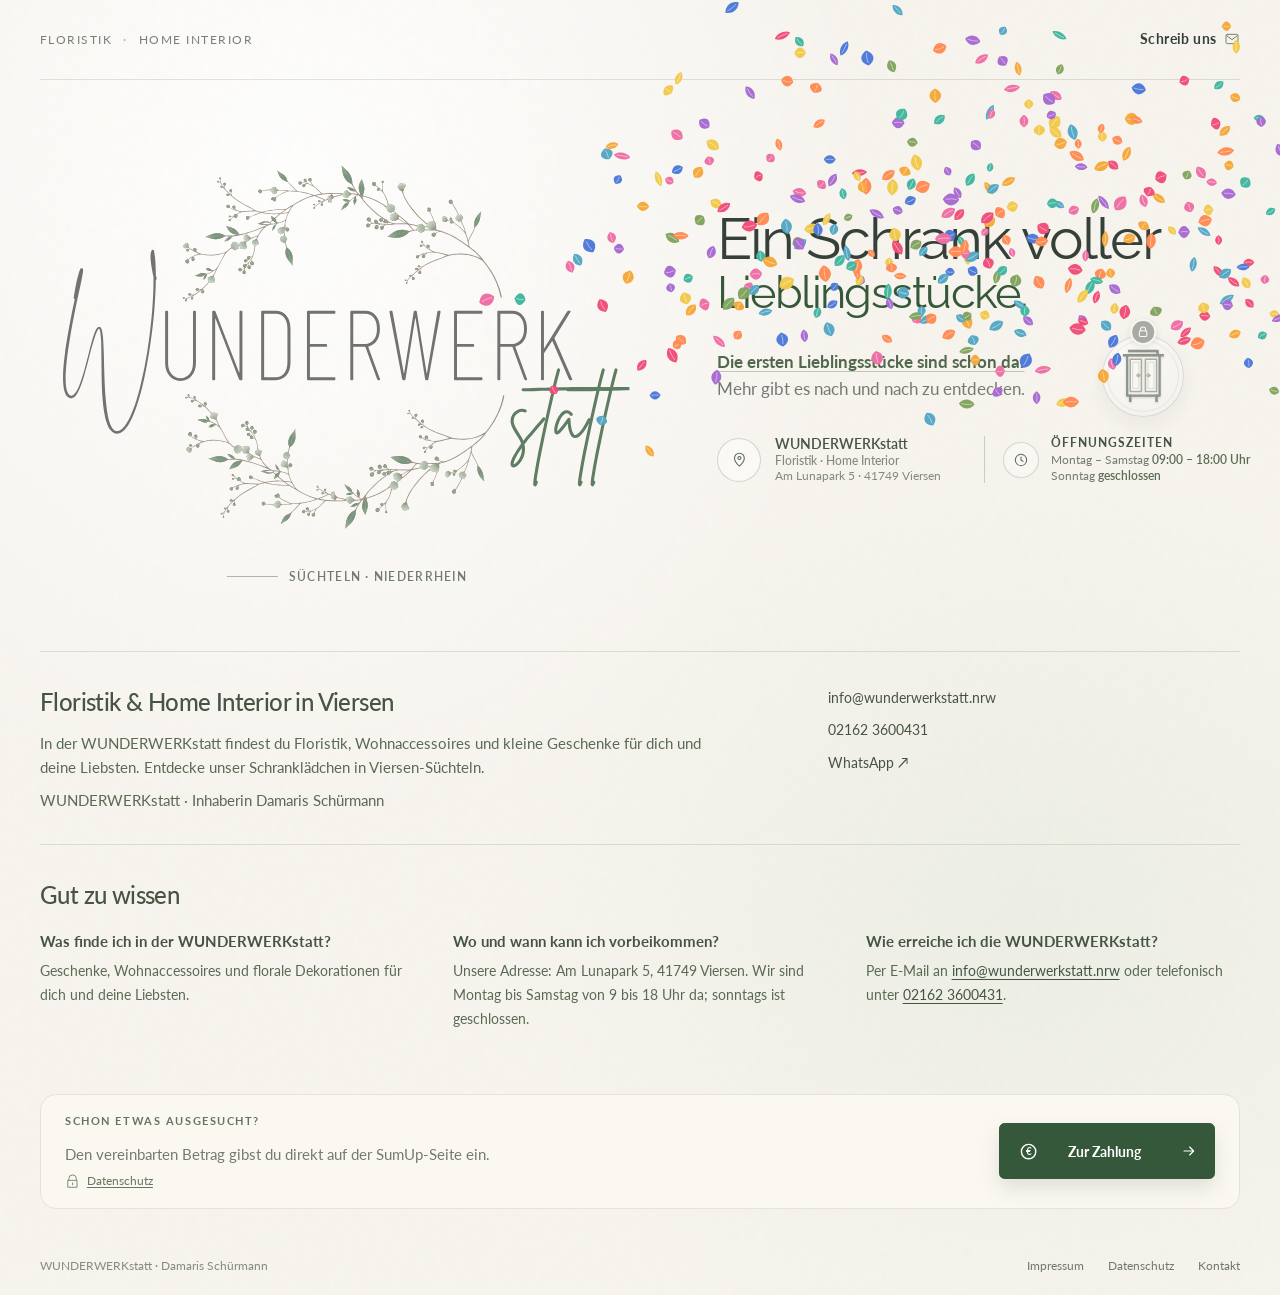
<file: index.html>
<!DOCTYPE html>
<html lang="de">
  <head>
    <meta charset="utf-8" />
    <meta name="viewport" content="width=device-width, initial-scale=1" />
    <meta name="google-site-verification" content="SNYUClm-ziZc_d0DhEzaJQ4_yMPrrwgR4QuChIz_45A" />
    <title>WUNDERWERKstatt in Viersen · Floristik &amp; Home Interior</title>
    <meta
      name="description"
      content="Entdecke Floristik, Wohnaccessoires und Geschenkideen bei WUNDERWERKstatt in Viersen-Süchteln. Besuche das Schranklädchen oder nimm Kontakt auf."
    />
    <meta name="theme-color" content="#faf8f3" />
    <link rel="icon" href="/assets/re-logo-quadratisch.svg" type="image/svg+xml" sizes="any">
    <link rel="apple-touch-icon" href="/assets/re-logo-profil-320.png">
    <meta property="og:type" content="website">
    <meta property="og:locale" content="de_DE">
    <meta property="og:site_name" content="WUNDERWERKstatt">
    <meta property="og:title" content="WUNDERWERKstatt in Viersen · Floristik &amp; Home Interior">
    <meta property="og:description" content="Floristik, Wohnaccessoires und Geschenkideen von WUNDERWERKstatt in Viersen-Süchteln.">
    <meta property="og:url" content="https://wunderwerkstatt.nrw/">
    <meta property="og:image" content="https://wunderwerkstatt.nrw/assets/re-logo-vorschau.jpg">
    <meta property="og:image:width" content="1080">
    <meta property="og:image:height" content="540">
    <meta property="og:image:alt" content="Logo der WUNDERWERKstatt">
    <meta name="twitter:card" content="summary_large_image">
    <meta name="twitter:image" content="https://wunderwerkstatt.nrw/assets/re-logo-vorschau.jpg">
    <link rel="canonical" href="https://wunderwerkstatt.nrw/" />
    <script type="application/ld+json">
    {
      "@context": "https://schema.org",
      "@type": "Florist",
      "@id": "https://wunderwerkstatt.nrw/#geschaeft",
      "name": "WUNDERWERKstatt",
      "url": "https://wunderwerkstatt.nrw/",
      "image": "https://wunderwerkstatt.nrw/assets/re-logo-vorschau.jpg",
      "description": "Floristik, Home Interior und Geschenkideen in Viersen-Süchteln.",
      "email": "info@wunderwerkstatt.nrw",
      "telephone": "+49 2162 3600431",
      "address": {
        "@type": "PostalAddress",
        "streetAddress": "Am Lunapark 5",
        "postalCode": "41749",
        "addressLocality": "Viersen",
        "addressCountry": "DE"
      },
      "openingHoursSpecification": {
        "@type": "OpeningHoursSpecification",
        "dayOfWeek": ["Monday", "Tuesday", "Wednesday", "Thursday", "Friday", "Saturday"],
        "opens": "09:00",
        "closes": "18:00"
      }
    }
    </script>
    <link rel="preconnect" href="https://fonts.googleapis.com" />
    <link rel="preconnect" href="https://fonts.gstatic.com" crossorigin />
    <link
      href="https://fonts.googleapis.com/css2?family=Raleway:wght@200;300;400;500;600;700&family=DM+Sans:wght@400;500;600;700&family=Lato:wght@100;400;600;700&display=swap"
      rel="stylesheet"
    />
    <link rel="stylesheet" href="styles.css?v=seo-20261123a" />
    <script>
      if (window.location.pathname.endsWith("/index.html")) {
        window.history.replaceState(null, "", "/");
      }
    </script>
    <script src="contact.js?v=feedback-qr-20261115" defer></script>
    <script src="hero-motion.js?v=mobile-touch-20261116a" defer></script>
  </head>
  <body class="brand-home">
    <div class="site-shell brand-home-shell">
      <header class="brand-home-header">
        <span class="brand-home-category">Floristik <span aria-hidden="true">·</span> Home Interior</span>
        <div class="brand-home-header-actions">
          <a class="brand-home-contact" href="mailto:info@wunderwerkstatt.nrw" data-contact-open>
            <strong>Schreib uns</strong>
            <svg aria-hidden="true" viewBox="0 0 24 24">
              <rect x="3" y="5" width="18" height="14" rx="2" />
              <path d="m4 7 8 6 8-6" />
            </svg>
          </a>

        </div>
      </header>

      <main class="brand-home-main">
        <section class="brand-home-hero" aria-labelledby="brand-home-title">
          <div class="brand-home-art">
            <div class="brand-home-mark">
              <a class="brand-home-logo" href="/" aria-label="WUNDERWERKstatt Startseite">
                <img
                  src="/assets/re-logo-original.svg"
                  alt="WUNDERWERKstatt"
                  width="803"
                  height="536"
                  fetchpriority="high"
                  decoding="async"
                />
              </a>
            </div>
            <span class="brand-home-art-note">Süchteln · Niederrhein</span>
          </div>

          <div class="brand-home-copy">
            <h1 id="brand-home-title">
              <span class="brand-home-title-primary">Ein Schrank voller</span>
              <span class="brand-home-title-secondary">Lieblingsstücke.</span>
            </h1>
            <div class="brand-home-whisper">
              <div class="brand-home-whisper-copy">
                <span
                  class="brand-home-launch-link brand-home-launch-link-locked"
                  aria-disabled="true"
                >
                  <span>Die ersten Lieblingsstücke sind schon da.</span>
                  <span class="brand-home-confetti" aria-hidden="true">
                    <i style="--dx:-7vw;--dy:-5vh;--turn:-38deg;--delay:0ms;--color:#71836a"></i>
                    <i style="--dx:8vw;--dy:-8vh;--turn:32deg;--delay:110ms;--color:#c9a88f"></i>
                    <i style="--dx:-13vw;--dy:6vh;--turn:58deg;--delay:220ms;--color:#aab79d"></i>
                    <i style="--dx:15vw;--dy:3vh;--turn:-45deg;--delay:330ms;--color:#c9b8ad"></i>
                    <i style="--dx:-19vw;--dy:-11vh;--turn:27deg;--delay:440ms;--color:#d0b776"></i>
                    <i style="--dx:21vw;--dy:-7vh;--turn:-52deg;--delay:80ms;--color:#839178"></i>
                    <i style="--dx:-27vw;--dy:10vh;--turn:41deg;--delay:190ms;--color:#71836a"></i>
                    <i style="--dx:29vw;--dy:8vh;--turn:-33deg;--delay:300ms;--color:#c9a88f"></i>
                    <i style="--dx:-34vw;--dy:-14vh;--turn:62deg;--delay:0ms;--color:#aab79d"></i>
                    <i style="--dx:36vw;--dy:-10vh;--turn:-66deg;--delay:110ms;--color:#c9b8ad"></i>
                    <i style="--dx:-11vw;--dy:15vh;--turn:-25deg;--delay:220ms;--color:#d0b776"></i>
                    <i style="--dx:12vw;--dy:18vh;--turn:48deg;--delay:330ms;--color:#839178"></i>
                    <i style="--dx:-23vw;--dy:4vh;--turn:-57deg;--delay:440ms;--color:#71836a"></i>
                    <i style="--dx:25vw;--dy:14vh;--turn:36deg;--delay:80ms;--color:#c9a88f"></i>
                    <i style="--dx:-31vw;--dy:-6vh;--turn:72deg;--delay:190ms;--color:#aab79d"></i>
                    <i style="--dx:33vw;--dy:12vh;--turn:-41deg;--delay:300ms;--color:#c9b8ad"></i>
                    <i style="--dx:-17vw;--dy:-18vh;--turn:29deg;--delay:0ms;--color:#d0b776"></i>
                    <i style="--dx:18vw;--dy:-16vh;--turn:-34deg;--delay:110ms;--color:#839178"></i>
                    <i style="--dx:-38vw;--dy:7vh;--turn:51deg;--delay:220ms;--color:#71836a"></i>
                    <i style="--dx:39vw;--dy:-3vh;--turn:-59deg;--delay:330ms;--color:#c9a88f"></i>
                    <i style="--dx:-5vw;--dy:20vh;--turn:-43deg;--delay:440ms;--color:#aab79d"></i>
                    <i style="--dx:6vw;--dy:-20vh;--turn:64deg;--delay:80ms;--color:#c9b8ad"></i>
                    <i style="--dx:-28vw;--dy:17vh;--turn:34deg;--delay:190ms;--color:#d0b776"></i>
                    <i style="--dx:30vw;--dy:-18vh;--turn:-28deg;--delay:300ms;--color:#839178"></i>
                    <i style="--dx:-42vw;--dy:-9vh;--turn:47deg;--delay:0ms;--color:#71836a"></i>
                    <i style="--dx:43vw;--dy:9vh;--turn:-49deg;--delay:110ms;--color:#c9a88f"></i>
                    <i style="--dx:-15vw;--dy:11vh;--turn:-68deg;--delay:220ms;--color:#aab79d"></i>
                    <i style="--dx:16vw;--dy:-12vh;--turn:55deg;--delay:330ms;--color:#c9b8ad"></i>
                    <i style="--dx:-36vw;--dy:18vh;--turn:-32deg;--delay:440ms;--color:#d0b776"></i>
                    <i style="--dx:37vw;--dy:-17vh;--turn:42deg;--delay:80ms;--color:#839178"></i>
                    <i style="--dx:-22vw;--dy:-3vh;--turn:63deg;--delay:190ms;--color:#71836a"></i>
                    <i style="--dx:23vw;--dy:5vh;--turn:-61deg;--delay:300ms;--color:#c9a88f"></i>
                  </span>
                </span>
                <span>Mehr gibt es nach und nach zu entdecken.</span>
              </div>
              <button
                class="brand-home-main-button brand-home-main-button-locked"
                type="button"
                disabled
                aria-disabled="true"
                aria-label="Schrankbereich – noch in Vorbereitung"
                title="Bereich noch in Vorbereitung"
              >
                <span class="brand-home-cabinet-lock" aria-hidden="true">
                  <svg viewBox="0 0 24 24">
                    <path d="M7.5 10V7.8a4.5 4.5 0 0 1 9 0V10" />
                    <rect x="5.5" y="10" width="13" height="10" rx="2" />
                  </svg>
                </span>
                <svg class="discovery-cabinet-icon" aria-hidden="true" viewBox="0 0 64 64">
                  <path class="cabinet-body" d="M16 12h32v40H16z" />
                  <path class="cabinet-crown" d="M13 12h38M18 8h28v4M19 52v5M45 52v5" />
                  <path class="cabinet-panel" d="M19 16h11v32H19zM34 16h11v32H34z" />
                  <path class="cabinet-panel-detail" d="M21.5 19h6v26h-6zM36.5 19h6v26h-6z" />
                  <circle class="cabinet-handle" cx="27" cy="32" r="1.6" />
                  <circle class="cabinet-handle" cx="37" cy="32" r="1.6" />
                </svg>
              </button>
            </div>
            <div class="brand-home-info">
              <a
                class="brand-home-location"
                href="https://www.google.com/maps/dir/?api=1&amp;destination=Am%20Lunapark%205%2C%2041749%20Viersen"
                target="_blank"
                rel="noopener noreferrer"
                aria-label="Route zur WUNDERWERKstatt in Google Maps öffnen"
              >
                <span class="brand-home-location-icon">
                  <svg aria-hidden="true" viewBox="0 0 24 24">
                    <path d="M19 10.2c0 5.2-7 11.3-7 11.3S5 15.4 5 10.2a7 7 0 1 1 14 0Z" />
                    <circle cx="12" cy="10" r="2.2" />
                  </svg>
                </span>
                <span class="brand-home-location-copy">
                  <strong>WUNDERWERKstatt</strong>
                  <span class="brand-home-location-subtitle">Floristik · Home Interior</span>
                  <span class="brand-home-location-address">Am Lunapark 5 · 41749 Viersen</span>
                </span>
              </a>

              <div class="brand-home-hours" aria-label="Öffnungszeiten">
                <span class="brand-home-hours-icon" aria-hidden="true">
                  <svg viewBox="0 0 24 24">
                    <circle cx="12" cy="12" r="8.5" />
                    <path d="M12 7.5V12l3.2 2" />
                  </svg>
                </span>
                <span class="brand-home-hours-copy">
                  <strong>Öffnungszeiten</strong>
                  <span>Montag – Samstag <b>09:00 – 18:00 Uhr</b></span>
                  <span>Sonntag <b>geschlossen</b></span>
                </span>
              </div>
            </div>


          </div>
        </section>

        <section class="brand-home-about" aria-labelledby="about-title">
          <div class="brand-home-about-copy">
            <h2 id="about-title">Floristik &amp; Home Interior in Viersen</h2>
            <p>In der WUNDERWERKstatt findest du Floristik, Wohnaccessoires und kleine Geschenke für dich und deine Liebsten. Entdecke unser Schranklädchen in Viersen-Süchteln.</p>
            <p>WUNDERWERKstatt · Inhaberin Damaris Schürmann</p>
          </div>
          <div class="brand-home-about-contact" aria-label="Kontaktmöglichkeiten">
            <a href="mailto:info@wunderwerkstatt.nrw">info@wunderwerkstatt.nrw</a>
            <a href="tel:+4921623600431">02162 3600431</a>
            <a href="https://wa.me/4921623600431" target="_blank" rel="noopener noreferrer">WhatsApp <span aria-hidden="true">↗</span><span class="visually-hidden"> (öffnet einen neuen Tab)</span></a>
          </div>
        </section>

        <section class="brand-home-questions" aria-labelledby="questions-title">
          <h2 id="questions-title">Gut zu wissen</h2>
          <div class="brand-home-questions-grid">
            <div>
              <h3>Was finde ich in der WUNDERWERKstatt?</h3>
              <p>Geschenke, Wohnaccessoires und florale Dekorationen für dich und deine Liebsten.</p>
            </div>
            <div>
              <h3>Wo und wann kann ich vorbeikommen?</h3>
              <p>Unsere Adresse: Am Lunapark 5, 41749 Viersen. Wir sind Montag bis Samstag von 9 bis 18 Uhr da; sonntags ist geschlossen.</p>
            </div>
            <div>
              <h3>Wie erreiche ich die WUNDERWERKstatt?</h3>
              <p>Per E-Mail an <a href="mailto:info@wunderwerkstatt.nrw">info@wunderwerkstatt.nrw</a> oder telefonisch unter <a href="tel:+4921623600431">02162 3600431</a>.</p>
            </div>
          </div>
        </section>

            <section class="brand-home-payment-band" aria-label="Zahlung">
          <div class="brand-payment-copy">
            <span class="brand-action-eyebrow">Schon etwas ausgesucht?</span>
            <p>Den vereinbarten Betrag gibst du direkt auf der SumUp-Seite ein.</p>
            <span class="brand-payment-privacy">
              <svg aria-hidden="true" viewBox="0 0 24 24">
                <path d="M6 10V7.5a6 6 0 0 1 12 0V10M5 10h14v11H5z" />
                <path d="M12 14v3" />
              </svg>
              <a href="datenschutz.html">Datenschutz</a>
            </span>
          </div>
          <a class="brand-payment-link" href="/pay/">
                <svg aria-hidden="true" viewBox="0 0 24 24">
                  <circle cx="12" cy="12" r="9" fill="none" stroke="currentColor" stroke-width="1.7" />
                  <text x="12" y="12" fill="currentColor" text-anchor="middle" dominant-baseline="central" font-family="Lato, sans-serif" font-size="12" font-weight="700">€</text>
                </svg>
                <span>Zur Zahlung</span>
                <svg class="brand-action-arrow" aria-hidden="true" viewBox="0 0 20 20">
                  <path d="M3.5 10h12M10.5 5l5 5-5 5" />
                </svg>
              </a>
            </section>


      </main>

      <footer class="brand-home-footer">
        <span>WUNDERWERKstatt <span aria-hidden="true">·</span> Damaris Schürmann</span>
        <nav aria-label="Rechtliche Informationen">
          <a href="impressum.html">Impressum</a>
          <a href="datenschutz.html">Datenschutz</a>
          <a href="mailto:info@wunderwerkstatt.nrw" data-contact-open>Kontakt</a>
        </nav>
      </footer>
    </div>
  </body>
</html>
</file>
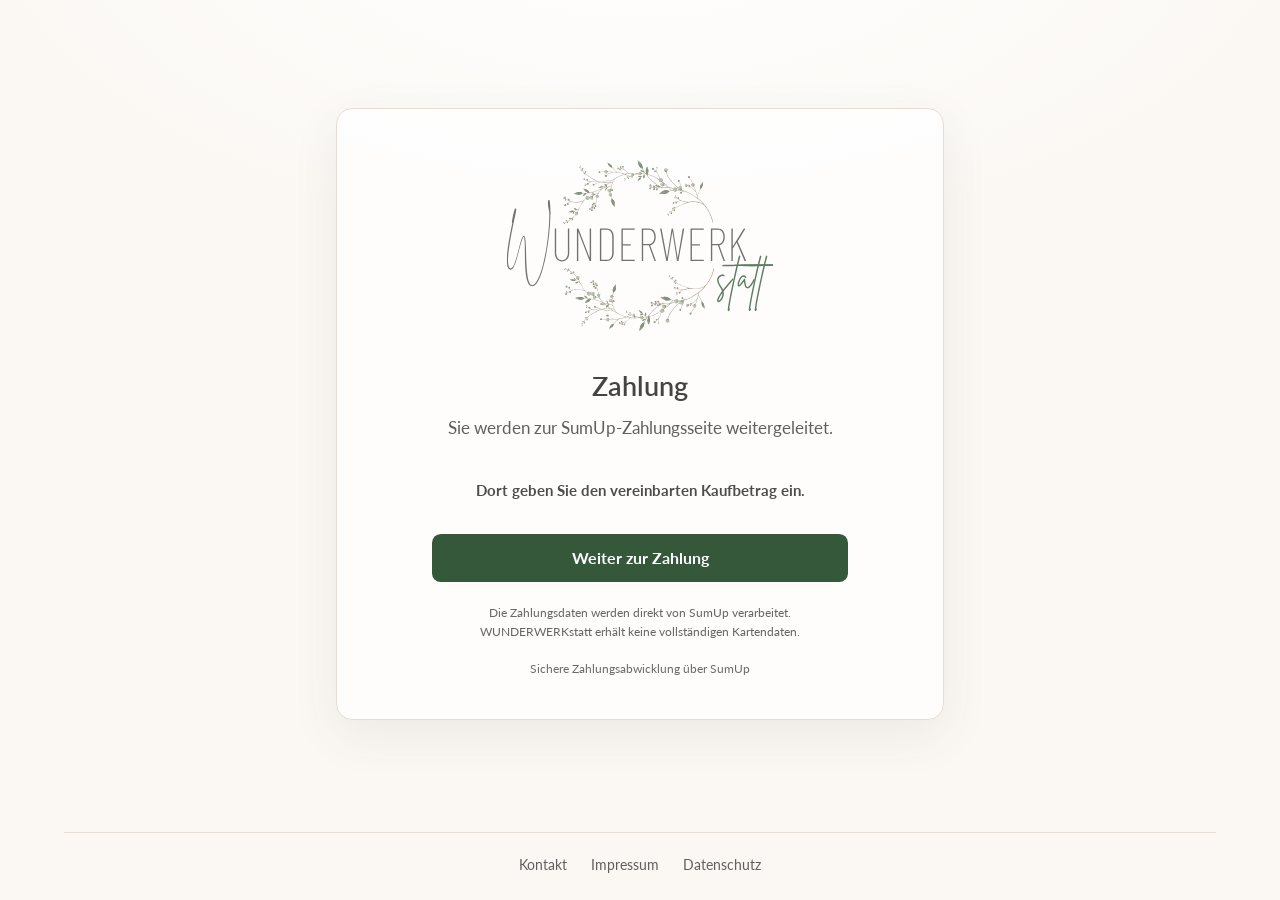
<file: pay/index.html>
<!DOCTYPE html>
<html lang="de">
  <head>
    <meta charset="utf-8" />
    <meta name="viewport" content="width=device-width, initial-scale=1" />
    <meta name="robots" content="noindex, nofollow" />
    <meta name="description" content="Bezahlen Sie Ihren vereinbarten Kaufbetrag sicher mit SumUp." />
    <link rel="canonical" href="https://wunderwerkstatt.nrw/pay/" />
    <link rel="icon" href="/assets/re-logo-quadratisch.svg" type="image/svg+xml" sizes="any">
    <link rel="apple-touch-icon" href="/assets/re-logo-profil-320.png">
    <meta property="og:image" content="https://wunderwerkstatt.nrw/assets/re-logo-vorschau.jpg">
    <meta property="og:image:width" content="1080">
    <meta property="og:image:height" content="540">
    <meta property="og:image:alt" content="Logo der WUNDERWERKstatt">
    <meta name="twitter:card" content="summary_large_image">
    <meta name="twitter:image" content="https://wunderwerkstatt.nrw/assets/re-logo-vorschau.jpg">
    <link rel="preconnect" href="https://fonts.googleapis.com" />
    <link rel="preconnect" href="https://fonts.gstatic.com" crossorigin />
    <link href="https://fonts.googleapis.com/css2?family=Lato:wght@100;400;600;700&display=swap" rel="stylesheet" />
    <link rel="stylesheet" href="../styles.css?v=re-logo-20261120" />
    <title>Zahlung · WUNDERWERKstatt</title>
    <style>
      .payment-main {
        width: min(46rem, calc(100% - 2rem));
        margin: 0 auto;
        flex: 1;
        display: grid;
        align-content: center;
        justify-items: center;
        padding: clamp(1rem, 4vh, 2.5rem) 0 2.5rem;
      }
      .payment-card {
        width: min(100%, 38rem);
        padding: clamp(1.25rem, 5vw, 2.5rem);
        border: 1px solid var(--line);
        border-radius: 1rem;
        background: rgba(255, 255, 255, 0.76);
        box-shadow: 0 1rem 3rem rgba(78, 67, 58, 0.08);
      }
      .payment-brand {
        display: block;
        width: min(18rem, 72vw);
        margin: 0 auto 1.5rem;
      }
      .payment-brand img {
        display: block;
        width: 100%;
        height: auto;
        mix-blend-mode: normal;
      }
      .payment-heading {
        margin: 0 0 0.55rem;
        text-align: center;
        font-size: clamp(1.35rem, 4vw, 1.7rem);
        font-weight: 600;
        color: #444;
      }
      .payment-intro {
        max-width: 32rem;
        margin: 0 auto 1.5rem;
        text-align: center;
        color: var(--muted);
        font-size: clamp(0.96rem, 2.2vw, 1.05rem);
      }
      .payment-form {
        display: grid;
        gap: 0.8rem;
        max-width: 26rem;
        margin: 0 auto;
      }
      .payment-label {
        font-size: 0.94rem;
        font-weight: 600;
        color: #4d4d4d;
        text-align: center;
      }
      .payment-amount-wrap {
        display: flex;
        align-items: center;
        border: 1px solid #c8d0bd;
        border-radius: 0.55rem;
        background: rgba(255,255,255,0.7);
        padding-inline: 0.85rem;
      }
      .payment-amount-wrap:focus-within {
        border-color: var(--sage);
        outline: 2px solid rgba(107,127,98,.16);
        outline-offset: 1px;
      }
      .payment-amount {
        width: 100%;
        min-height: 3.25rem;
        padding: 0.75rem 0;
        border: 0;
        outline: 0;
        background: transparent;
        color: var(--ink);
        font: inherit;
        font-size: 1.05rem;
      }
      .payment-currency {
        padding-left: 0.5rem;
        color: var(--muted);
      }
      .payment-submit {
        min-height: 3rem;
        margin-top: 0.25rem;
        padding: 0.75rem 1rem;
        border: 0;
        border-radius: 0.55rem;
        background: #35583a;
        color: #fff;
        font: inherit;
        font-weight: 700;
        cursor: pointer;
        transition: background-color 160ms ease, opacity 160ms ease;
      }
      .payment-submit {
        display: block;
        text-align: center;
        text-decoration: none;
      }
      .payment-submit:hover,
      .payment-submit:focus-visible {
        background: #29472e;
      }
      .payment-submit:focus-visible,
      .payment-back:focus-visible {
        outline: 3px solid rgba(107,127,98,.32);
        outline-offset: 2px;
      }
      .payment-submit:disabled {
        opacity: .65;
        cursor: wait;
      }
      .payment-status {
        min-height: 1.35em;
        margin: 0.3rem 0 0;
        color: var(--muted);
        text-align: center;
        font-size: 0.88rem;
      }
      .payment-status.is-error {
        color: #815c52;
      }
      .payment-status.is-success {
        color: #35583a;
        font-weight: 600;
      }
      .payment-summary {
        margin: 0 0 1rem;
        color: var(--muted);
        text-align: center;
      }
      .payment-widget {
        width: min(100%, 28rem);
        margin: 1.2rem auto 0;
      }
      .payment-widget[hidden],
      .payment-form[hidden],
      .payment-summary[hidden],
      .payment-back[hidden] {
        display: none;
      }
      .payment-back {
        display: block;
        margin: 1rem auto 0;
        padding: 0.35rem 0.5rem;
        border: 0;
        border-bottom: 1px solid var(--taupe);
        background: transparent;
        color: var(--muted);
        font: inherit;
        font-size: 0.88rem;
        cursor: pointer;
      }
      .payment-privacy {
        max-width: 32rem;
        margin: 1.4rem auto 0;
        color: #656565;
        text-align: center;
        font-size: 0.78rem;
      }
      .payment-footer {
        justify-content: center;
      }
      .payment-footer a {
        font-size: 0.86rem;
      }
      .payment-powered {
        margin: 1.15rem 0 0;
        color: #6a6a6a;
        text-align: center;
        font-size: 0.78rem;
      }
      @media (max-width: 640px) {
        .payment-main {
          width: min(100% - 1rem, 46rem);
          padding: 0.75rem 0 1.5rem;
        }
        .payment-card {
          padding: 1.2rem 1rem 1.35rem;
          border-radius: 0.8rem;
        }
        .payment-brand {
          width: min(15rem, 70vw);
          margin-bottom: 1rem;
        }
      }
    </style>
  </head>
  <body>
    <div class="site-shell">
      <main class="payment-main">
        <section class="payment-card" aria-labelledby="payment-heading">
          <a class="payment-brand" href="/" aria-label="Zur WUNDERWERKstatt-Startseite">
            <img src="/assets/re-logo-original.svg" alt="WUNDERWERKstatt" width="803" height="536" />
          </a>
          <h1 class="payment-heading" id="payment-heading">Zahlung</h1>
          <p class="payment-intro">Sie werden zur SumUp-Zahlungsseite weitergeleitet.</p>

          <div class="payment-form">
            <p class="payment-label"><strong>Dort geben Sie den vereinbarten Kaufbetrag ein.</strong></p>
            <a class="payment-submit" href="https://pay.sumup.com/b2c/Q4M63HLB">Weiter zur Zahlung</a>
          </div>

          <p class="payment-privacy">
            Die Zahlungsdaten werden direkt von SumUp verarbeitet.<br />
            WUNDERWERKstatt erhält keine vollständigen Kartendaten.
          </p>
          <p class="payment-powered">Sichere Zahlungsabwicklung über SumUp</p>
        </section>
      </main>

      <footer class="site-footer payment-footer">
        <a href="mailto:info@wunderwerkstatt.nrw">Kontakt</a>
        <a href="/impressum.html">Impressum</a>
        <a href="/datenschutz.html">Datenschutz</a>
      </footer>
    </div>

  </body>
</html>
</file>
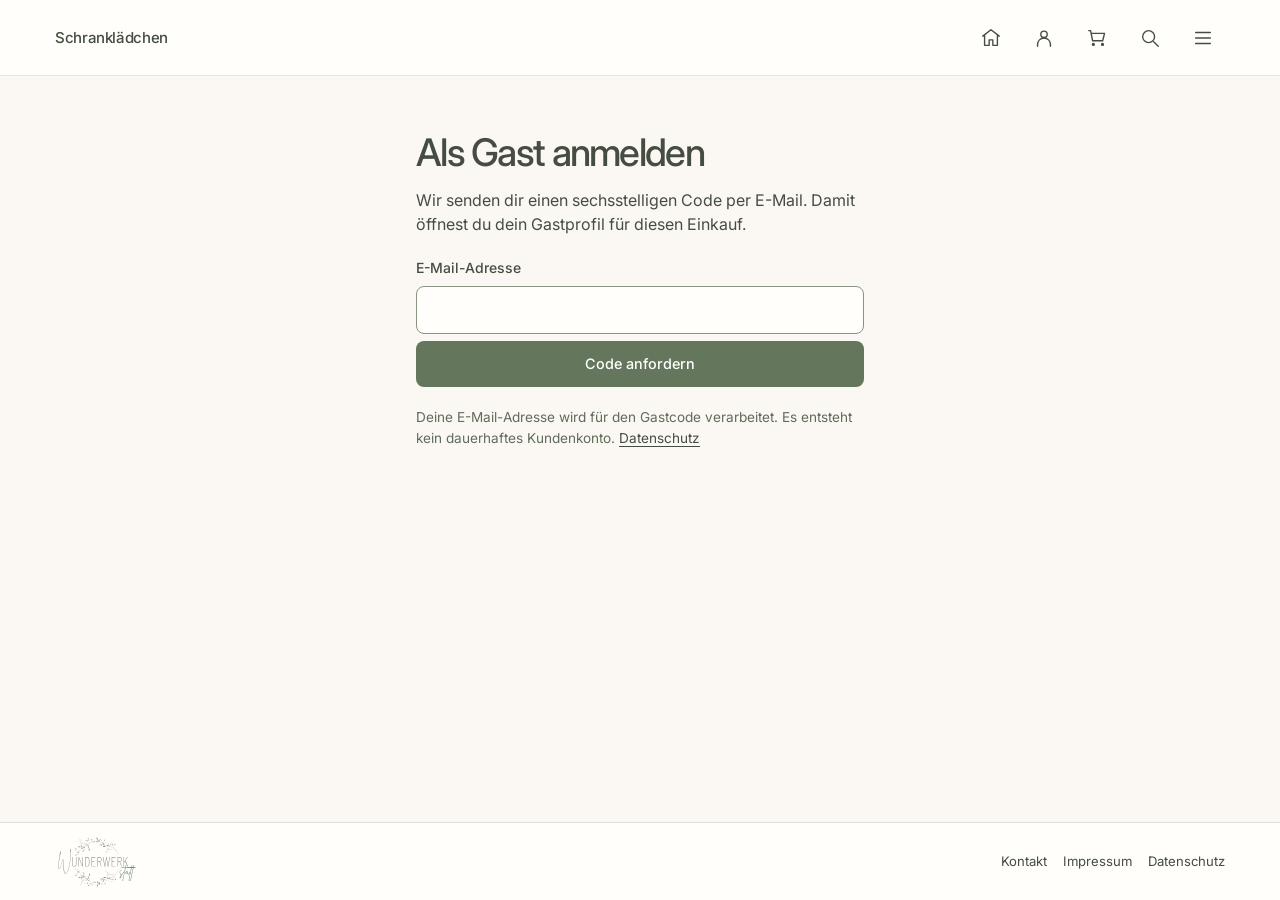
<file: konto/gast/index.html>
<!doctype html>
<html lang="de">
<head>
  <meta charset="utf-8">
  <meta name="viewport" content="width=device-width,initial-scale=1">
  <meta name="robots" content="noindex,nofollow,noarchive">
  <meta name="referrer" content="no-referrer">
  <meta http-equiv="Content-Security-Policy" content="default-src 'self'; connect-src https://lvereygccmzxdkdagwmu.supabase.co/functions/v1/gastzugang; script-src 'self'; style-src 'self'; img-src 'self'; object-src 'none'; base-uri 'none'; form-action 'none'">
  <title>Mein Gastprofil · WUNDERWERKstatt</title>
    <link rel="icon" href="/assets/re-logo-quadratisch.svg" type="image/svg+xml" sizes="any">
    <link rel="apple-touch-icon" href="/assets/re-logo-profil-320.png">
    <meta property="og:image" content="https://wunderwerkstatt.nrw/assets/re-logo-vorschau.jpg">
    <meta property="og:image:width" content="1080">
    <meta property="og:image:height" content="540">
    <meta property="og:image:alt" content="Logo der WUNDERWERKstatt">
    <meta name="twitter:card" content="summary_large_image">
    <meta name="twitter:image" content="https://wunderwerkstatt.nrw/assets/re-logo-vorschau.jpg">
  <meta name="theme-color" content="#fbf8f4">
  <link rel="stylesheet" href="../konto.css?v=schrank-1">
  <link rel="stylesheet" href="./gast.css?v=schrank-1">
  <script type="module" src="./zugang.js?v=schrank-1"></script>
  <script defer src="/konto/menu.js"></script>
</head>
<body>
  <header class="topbar">
  <a class="shop-home" href="https://wunderwerkstatt-entwurf-251026.matthiasschuermann.chatgpt.site/">Schranklädchen</a>
  <nav class="toolbar" aria-label="Hauptnavigation">
    <a class="tool home-tool" href="https://wunderwerkstatt-entwurf-251026.matthiasschuermann.chatgpt.site/" aria-label="Zum Schranklädchen" title="Zum Schranklädchen"><svg aria-hidden="true" focusable="false" width="22" height="22"><use href="/konto/icons/cabinet.svg#home"/></svg></a>
    <a class="tool profile-tool" href="/konto/" aria-label="Profil und Anmeldung" title="Profil und Anmeldung"><svg aria-hidden="true" focusable="false" width="22" height="22"><use href="/konto/icons/cabinet.svg#profile"/></svg></a>
    <a class="tool cart-tool" href="https://wunderwerkstatt-entwurf-251026.matthiasschuermann.chatgpt.site/#warenkorb" aria-label="Warenkorb im Schranklädchen" title="Warenkorb im Schranklädchen"><svg aria-hidden="true" focusable="false" width="22" height="22"><use href="/konto/icons/cabinet.svg#cart"/></svg></a>
    <span id="guest-links" hidden>
      <a class="tool cart-tool" href="#warenkorb" aria-label="Mein Gast-Warenkorb" title="Mein Gast-Warenkorb"><svg aria-hidden="true" width="22" height="22"><use href="/konto/icons/cabinet.svg#cart"/></svg><span id="header-count" hidden>0</span></a>
      <a class="tool search-tool" href="#produktsuche" aria-label="Produkte im Gastprofil suchen" title="Produkte im Gastprofil suchen"><svg aria-hidden="true" width="22" height="22"><use href="/konto/icons/cabinet.svg#search"/></svg></a>
    </span>
    <a class="tool search-tool" href="https://wunderwerkstatt-entwurf-251026.matthiasschuermann.chatgpt.site/#suche" aria-label="Produkte im Schranklädchen suchen" title="Produkte im Schranklädchen suchen"><svg aria-hidden="true" focusable="false" width="22" height="22"><use href="/konto/icons/cabinet.svg#search"/></svg></a>
    <details class="site-menu">
      <summary class="tool" aria-label="Menü" title="Menü"><svg aria-hidden="true" focusable="false" width="22" height="22"><use href="/konto/icons/cabinet.svg#menu"/></svg></summary>
      <div class="menu-links">
        <a href="/">Startseite der WUNDERWERKstatt</a>
        <a href="https://wunderwerkstatt-entwurf-251026.matthiasschuermann.chatgpt.site/">Schranklädchen</a>
        <a href="/konto/">Mein Konto</a>
        <a href="/konto/gast/" aria-current="page">Gastprofil</a>
        <a href="/impressum.html">Impressum</a>
        <a href="/datenschutz.html">Datenschutz</a>
      </div>
    </details>
  </nav>
</header>
  <main id="guest-gate" class="guest-gate">
    <h1>Als Gast anmelden</h1>
    <p id="gate-intro">Wir senden dir einen sechsstelligen Code per E-Mail. Damit öffnest du dein Gastprofil für diesen Einkauf.</p>
    <noscript>Bitte aktiviere JavaScript, um deinen Gastcode anzufordern.</noscript>
    <form id="mail-form" hidden>
      <label for="guest-email">E-Mail-Adresse</label>
      <input id="guest-email" type="email" autocomplete="email" maxlength="254" required>
      <button>Code anfordern</button>
    </form>
    <form id="code-form" hidden>
      <p>Gib den Code aus der E-Mail an <strong id="sent-to"></strong> ein. Er gilt zehn Minuten.</p>
      <label for="guest-code">Sechsstelliger Gastcode</label>
      <input id="guest-code" type="text" inputmode="numeric" autocomplete="one-time-code" pattern="[0-9]{6}" maxlength="6" required>
      <button>Gastprofil öffnen</button>
      <button type="button" class="secondary" id="resend">Neuen Code anfordern</button>
      <button type="button" class="text-button" id="change-email">E-Mail-Adresse ändern</button>
    </form>
    <button type="button" id="retry-session" hidden>Sitzung erneut prüfen</button>
    <p id="gate-status" role="status" aria-live="polite"></p>
    <p class="privacy">Deine E-Mail-Adresse wird für den Gastcode verarbeitet. Es entsteht kein dauerhaftes Kundenkonto. <a href="/datenschutz.html#gastprofil">Datenschutz</a></p>
  </main>
  <main id="guest-workspace" hidden>
    <header class="profile-intro"><h1>Mein Gastprofil</h1><button type="button" id="end" class="text-button">Gastsitzung beenden</button></header>
    <p class="privacy">Merklisten, Warenkorb und freiwillige Kontaktdaten bleiben in diesem Tab. Deine Sitzung endet nach 30 Minuten Inaktivität oder spätestens nach vier Stunden. Mit „Gastsitzung beenden“ löschst du deine Angaben sofort. <a href="/datenschutz.html#gastprofil">Datenschutz</a></p>
    <p id="storage-note" class="privacy" hidden>Dieser Browser erlaubt keinen Sitzungsspeicher. Deine Auswahl gilt nur bis zum Verlassen oder Neuladen dieser Seite.</p>
    <noscript>Bitte aktiviere JavaScript für dein Gastprofil.</noscript>
    <nav class="sections" aria-label="Gastprofil">
      <a href="#auswahl">Produktauswahl</a><a href="#favoriten">Favoriten <span id="fav-count">0</span></a>
      <a href="#kontakt">Kontaktdaten</a><a href="#warenkorb">Warenkorb <span id="cart-count">0</span></a>
    </nav>
    <p id="feedback" class="feedback" role="status" aria-live="polite"></p>
    <section id="auswahl" aria-labelledby="pick-heading" hidden>
      <div class="section-head"><div><h2 id="pick-heading" tabindex="-1">Produkte entdecken</h2><p>Lege Lieblingsstücke für später zurück oder nimm sie direkt in den Warenkorb.</p></div>
      <div class="filters">
        <label for="produktsuche">Produkte suchen<input id="produktsuche" type="search" autocomplete="off"></label>
        <label>Kategorie<select id="category"><option value="">Alle Kategorien</option></select></label>
      </div></div>
      <div class="grid" id="catalog"></div>
    </section>
    <section id="favoriten" aria-labelledby="fav-heading" hidden>
      <h2 id="fav-heading" tabindex="-1">Meine Favoriten</h2>
      <div class="list-tools"><label>Aktive Merkliste<select id="list"></select></label>
        <form id="create-list"><label>Name der neuen Liste<input name="listName" maxlength="45" required autocomplete="off"></label><button class="secondary">Liste anlegen</button></form>
      </div>
      <p class="muted">Neue Favoriten landen in der aktiven Liste. Du kannst deine Auswahl jederzeit in den Warenkorb legen.</p>
      <div class="grid" id="favorites"></div>
    </section>
    <section id="kontakt" aria-labelledby="contact-heading" hidden>
      <h2 id="contact-heading" tabindex="-1">Meine Kontaktdaten</h2>
      <p>Für den Test kannst du Beispieldaten verwenden. Deine E-Mail-Adresse ist bestätigt. Weitere Angaben sind freiwillig.</p>
      <form id="contact-form" autocomplete="off">
        <label>Vorname<input name="first" maxlength="80"></label><label>Nachname<input name="last" maxlength="80"></label>
        <label>Bestätigte E-Mail-Adresse<input id="confirmed-email" type="email" readonly></label><label>Telefon<input name="phone" type="tel" maxlength="40"></label>
        <label class="wide">Straße und Hausnummer<input name="street" maxlength="150"></label>
        <label>Postleitzahl<input name="zip" maxlength="16"></label><label>Ort<input name="city" maxlength="100"></label>
        <div class="actions wide"><button type="submit">Für diese Sitzung übernehmen</button><button type="button" class="secondary" id="clear-contact">Angaben löschen</button></div>
      </form>
    </section>
    <section id="warenkorb" aria-labelledby="cart-heading" hidden>
      <h2 id="cart-heading" tabindex="-1">Mein Warenkorb</h2><div id="cart-items"></div>
      <div id="cart-next" hidden><p>Für diese Demoartikel sind noch keine Verkaufspreise hinterlegt.</p><a class="primary-link" href="#kasse">Zur Kasse</a></div>
    </section>
    <section id="kasse" aria-labelledby="checkout-heading" hidden>
      <h2 id="checkout-heading" tabindex="-1">Auswahl prüfen</h2>
      <div class="checkout-layout"><div><h3>Dein Warenkorb</h3><ul id="review-items"></ul>
        <a href="#warenkorb">Warenkorb bearbeiten</a><h3>Deine Kontaktdaten</h3><p id="review-contact"></p><a href="#kontakt">Kontaktdaten bearbeiten</a></div>
        <div class="checkout-note"><h3>Testabschluss</h3><p>Die ausgewählten Stücke sind Demoartikel. Der Test löst weder eine Bestellung noch eine Abbuchung aus und löscht anschließend deine Gastdaten.</p><button type="button" id="finish">Testkauf abschließen</button></div></div>
      <details class="payment-option"><summary>Bereits einen Kaufbetrag vereinbart?</summary><p>Für einen separat vereinbarten Kauf gibst du den Betrag bei SumUp ein. Der Demo-Warenkorb und deine Gastkontaktdaten werden dabei nicht übertragen. SumUp verarbeitet die Zahlungsdaten nach seinen eigenen Datenschutzbestimmungen.</p><a href="/pay/" rel="noreferrer">Vereinbarten Betrag bezahlen</a></details>
    </section>
    <dialog id="end-dialog" aria-labelledby="end-heading"><h2 id="end-heading">Gastsitzung beenden?</h2>
      <p>Damit löschst du deine Merklisten, deinen Warenkorb und deine Kontaktdaten aus dieser Sitzung.</p>
      <div class="actions"><button type="button" id="confirm-end">Beenden und löschen</button><button type="button" class="secondary" id="cancel-end" autofocus>Zurück</button></div></dialog>
  </main>
    <main id="abschluss" aria-labelledby="done-heading" hidden>
      <h2 id="done-heading" tabindex="-1">Testkauf abgeschlossen</h2>
      <p>Deine Gastdaten wurden gelöscht. Es wurde nichts bestellt oder abgebucht.</p>
      <a class="primary-link" href="./">Neue Auswahl beginnen</a> <a href="../">Zur Anmeldung</a>
    </main>
  <footer class="site-footer"><a class="footer-brand" href="https://wunderwerkstatt-entwurf-251026.matthiasschuermann.chatgpt.site/" aria-label="Zum Schranklädchen"><img src="/assets/re-logo-original.svg" width="96" height="64" alt="WUNDERWERKstatt"></a><nav aria-label="Kontakt und Rechtliches"><a href="mailto:info@wunderwerkstatt.nrw">Kontakt</a><a href="/impressum.html">Impressum</a><a href="/datenschutz.html">Datenschutz</a></nav></footer>
</body></html>
</file>
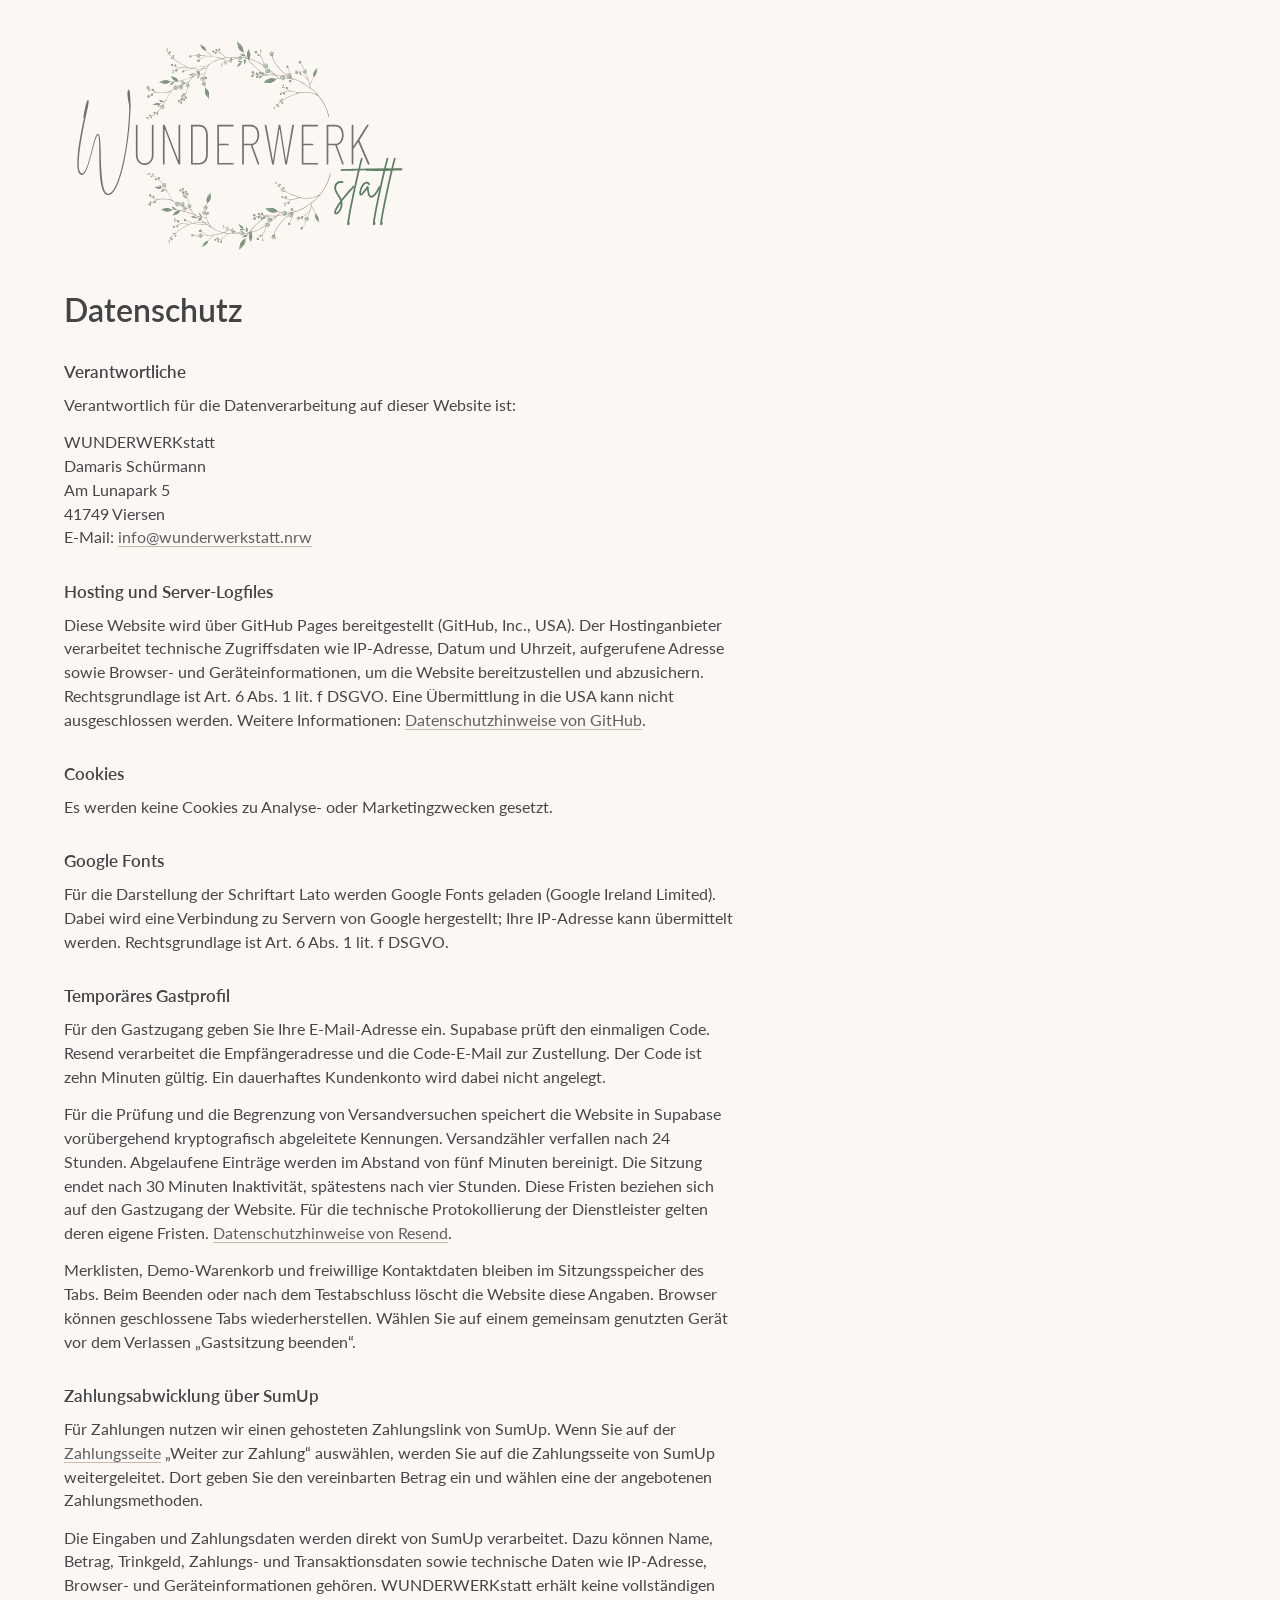
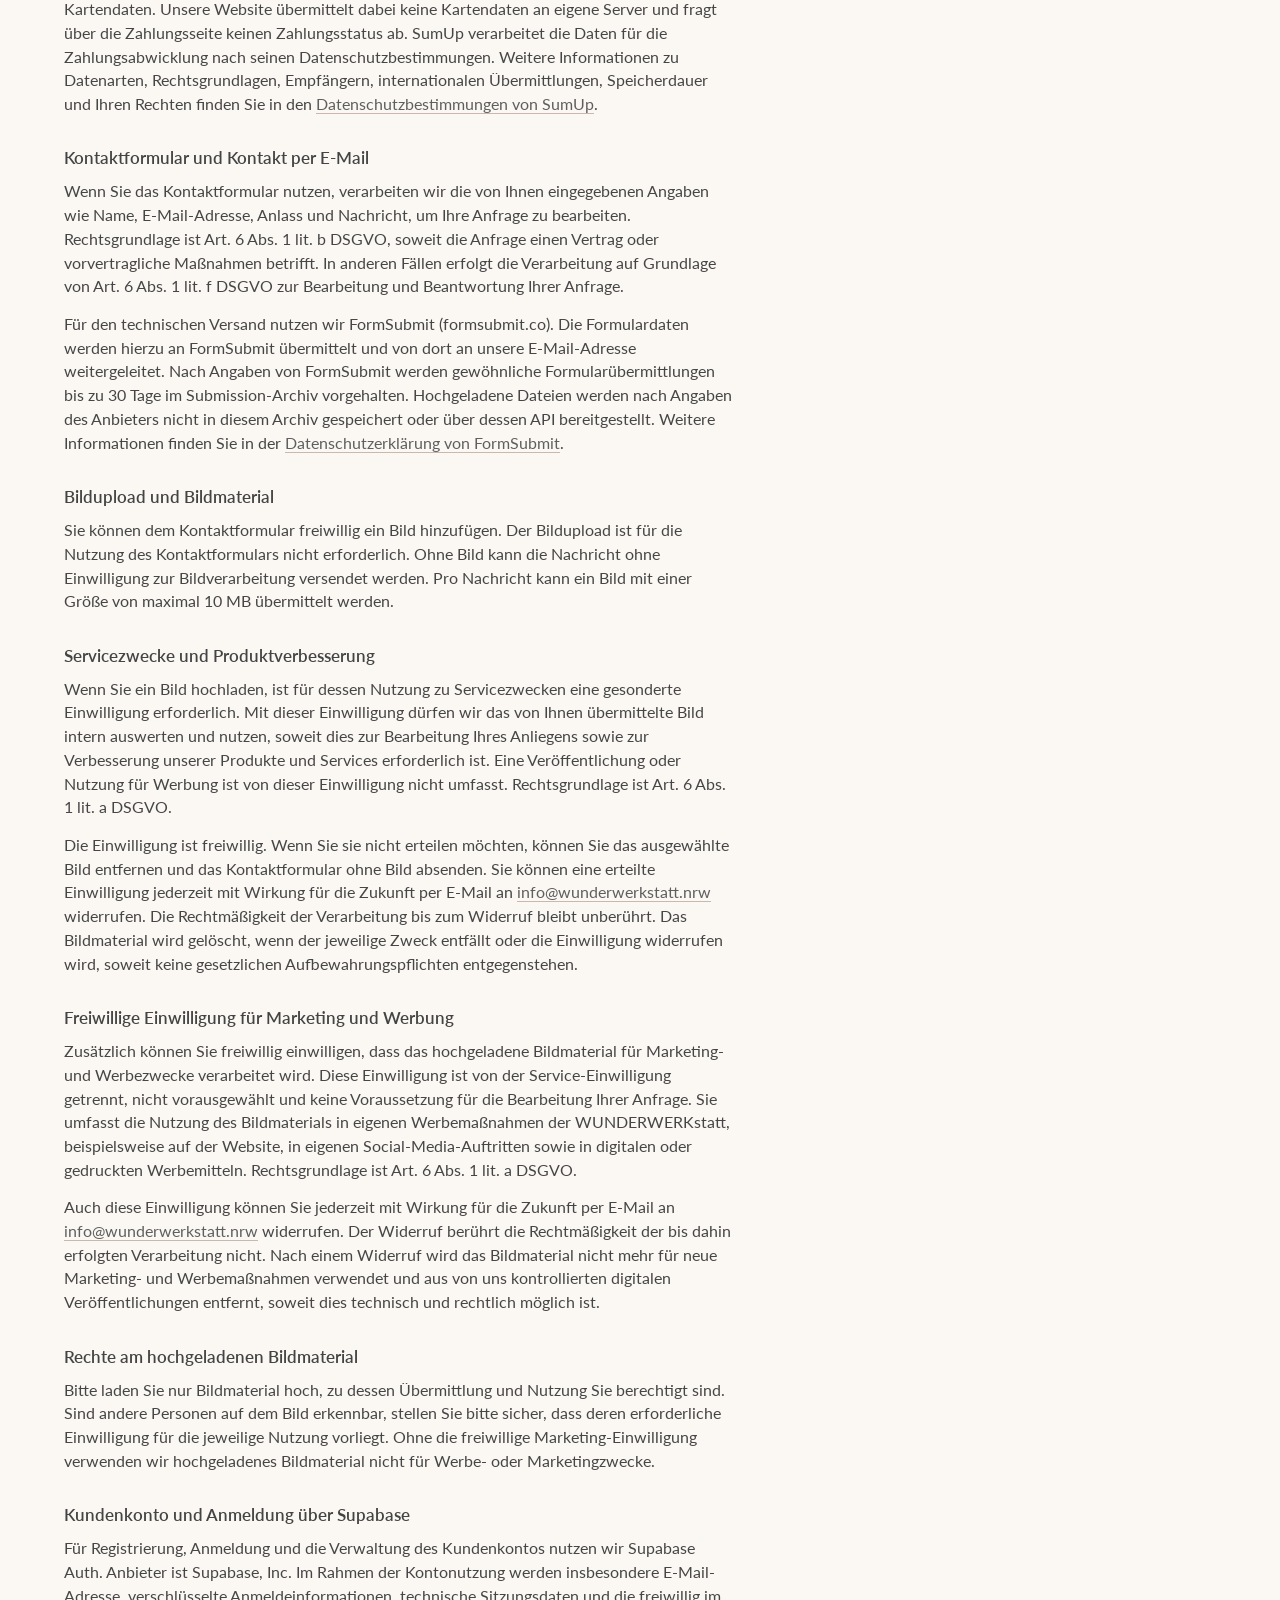
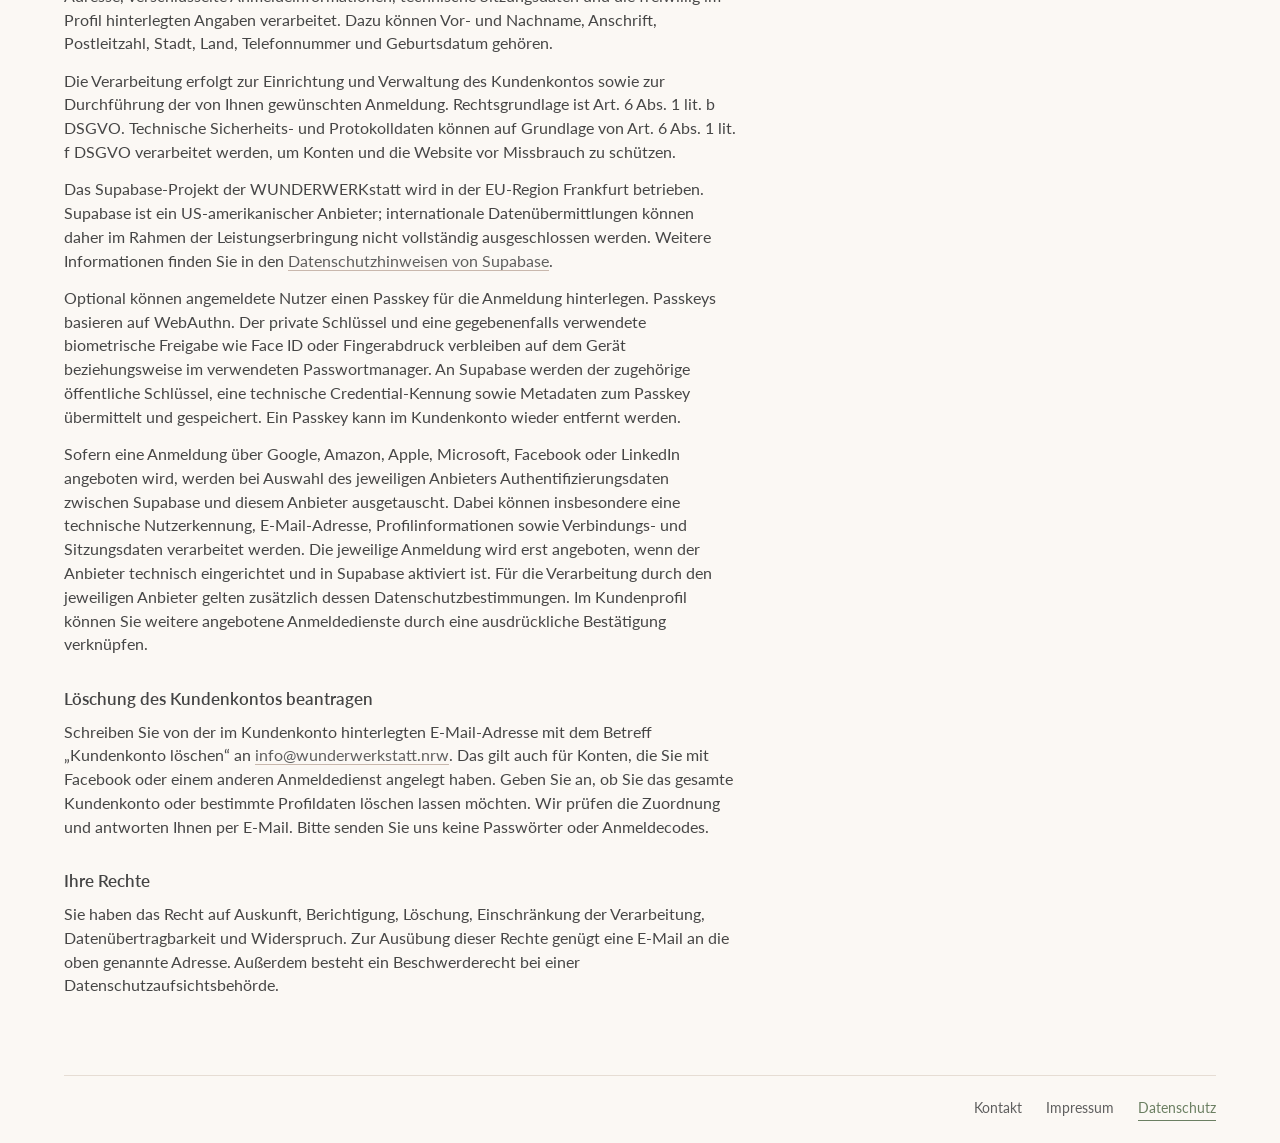
<file: datenschutz.html>
<!DOCTYPE html>
<html lang="de">
  <head>
    <meta charset="utf-8" />
    <meta name="viewport" content="width=device-width, initial-scale=1" />
    <title>Datenschutzerklärung | WUNDERWERKstatt</title>
    <meta
      name="description"
      content="Datenschutzerklärung der WUNDERWERKstatt – Damaris Schürmann."
    />
    <link rel="icon" href="/assets/re-logo-quadratisch.svg" type="image/svg+xml" sizes="any">
    <link rel="apple-touch-icon" href="/assets/re-logo-profil-320.png">
    <meta property="og:image" content="https://wunderwerkstatt.nrw/assets/re-logo-vorschau.jpg">
    <meta property="og:image:width" content="1080">
    <meta property="og:image:height" content="540">
    <meta property="og:image:alt" content="Logo der WUNDERWERKstatt">
    <meta name="twitter:card" content="summary_large_image">
    <meta name="twitter:image" content="https://wunderwerkstatt.nrw/assets/re-logo-vorschau.jpg">
    <link rel="canonical" href="https://wunderwerkstatt.nrw/datenschutz.html" />
    <link rel="preconnect" href="https://fonts.googleapis.com" />
    <link rel="preconnect" href="https://fonts.gstatic.com" crossorigin />
    <link
      href="https://fonts.googleapis.com/css2?family=Lato:wght@100;400;600;700&display=swap"
      rel="stylesheet"
    />
    <link rel="stylesheet" href="styles.css?v=re-logo-20261120" />
    <script src="contact.js" defer></script>
  </head>
  <body>
    <div class="site-shell">
      <header class="site-header">
        <a class="legal-brand" href="/" aria-label="Zur Startseite">
          <img
            src="/assets/re-logo-original.svg"
            alt="Logo der WUNDERWERKstatt"
            width="803"
            height="536"
          />
        </a>
      </header>

      <main class="legal-main">
        <article class="legal">
        <h1>Datenschutz</h1>

        <h2>Verantwortliche</h2>
        <p>Verantwortlich für die Datenverarbeitung auf dieser Website ist:</p>
        <address>
          WUNDERWERKstatt<br />
          Damaris Schürmann<br />
          Am Lunapark 5<br />
          41749 Viersen<br />
          E-Mail:
          <a href="mailto:info@wunderwerkstatt.nrw" data-contact-open
            >info@wunderwerkstatt.nrw</a
          >
        </address>

        <h2>Hosting und Server-Logfiles</h2>
        <p>
          Diese Website wird über GitHub Pages bereitgestellt (GitHub, Inc.,
          USA). Der Hostinganbieter verarbeitet technische Zugriffsdaten wie
          IP-Adresse, Datum und Uhrzeit, aufgerufene Adresse sowie Browser- und
          Geräteinformationen, um die Website bereitzustellen und abzusichern.
          Rechtsgrundlage ist Art. 6 Abs. 1 lit. f DSGVO. Eine Übermittlung in
          die USA kann nicht ausgeschlossen werden. Weitere Informationen:
          <a href="https://docs.github.com/en/site-policy/privacy-policies/github-privacy-statement"
            target="_blank" rel="noopener noreferrer">Datenschutzhinweise von GitHub</a>.
        </p>

        <h2>Cookies</h2>
        <p>
          Es werden keine Cookies zu Analyse- oder Marketingzwecken gesetzt.
        </p>

        <h2>Google Fonts</h2>
        <p>
          Für die Darstellung der Schriftart Lato werden Google Fonts geladen
          (Google Ireland Limited). Dabei wird eine Verbindung zu Servern von
          Google hergestellt; Ihre IP-Adresse kann übermittelt werden.
          Rechtsgrundlage ist Art. 6 Abs. 1 lit. f DSGVO.
        </p>

        <h2 id="gastprofil">Temporäres Gastprofil</h2>
        <p>Für den Gastzugang geben Sie Ihre E-Mail-Adresse ein. Supabase prüft den einmaligen Code.
          Resend verarbeitet die Empfängeradresse und die Code-E-Mail zur Zustellung.
          Der Code ist zehn Minuten gültig. Ein dauerhaftes Kundenkonto wird dabei nicht angelegt.</p>
        <p>Für die Prüfung und die Begrenzung von Versandversuchen speichert die Website in Supabase
          vorübergehend kryptografisch abgeleitete Kennungen. Versandzähler verfallen nach 24 Stunden.
          Abgelaufene Einträge werden im Abstand von fünf Minuten bereinigt. Die Sitzung endet nach
          30 Minuten Inaktivität, spätestens nach vier Stunden. Diese Fristen beziehen sich auf den
          Gastzugang der Website. Für die technische Protokollierung der Dienstleister gelten deren
          eigene Fristen. <a href="https://resend.com/legal/privacy-policy">Datenschutzhinweise von Resend</a>.</p>
        <p>Merklisten, Demo-Warenkorb und freiwillige Kontaktdaten bleiben im Sitzungsspeicher des Tabs.
          Beim Beenden oder nach dem Testabschluss löscht die Website diese Angaben. Browser können
          geschlossene Tabs wiederherstellen. Wählen Sie auf einem gemeinsam genutzten Gerät vor dem
          Verlassen „Gastsitzung beenden“.</p>
        <h2 id="sumup-zahlungen">Zahlungsabwicklung über SumUp</h2>
        <p>
          Für Zahlungen nutzen wir einen gehosteten Zahlungslink von SumUp. Wenn
          Sie auf der <a href="/pay/">Zahlungsseite</a> „Weiter zur Zahlung“
          auswählen, werden Sie auf die Zahlungsseite von SumUp weitergeleitet.
          Dort geben Sie den vereinbarten Betrag ein und wählen eine der angebotenen
          Zahlungsmethoden.</p>
        <p>
          Die Eingaben und Zahlungsdaten werden direkt von SumUp verarbeitet.
          Dazu können Name, Betrag, Trinkgeld, Zahlungs- und Transaktionsdaten
          sowie technische Daten wie IP-Adresse, Browser- und
          Geräteinformationen gehören. WUNDERWERKstatt erhält keine vollständigen
          Kartendaten. Unsere Website übermittelt dabei keine Kartendaten an
          eigene Server und fragt über die Zahlungsseite keinen Zahlungsstatus
          ab. SumUp verarbeitet die Daten für die Zahlungsabwicklung nach seinen
          Datenschutzbestimmungen. Weitere Informationen zu Datenarten,
          Rechtsgrundlagen, Empfängern, internationalen Übermittlungen,
          Speicherdauer und Ihren Rechten finden Sie in den
          <a href="https://www.sumup.com/de-de/datenschutzbestimmungen/"
            target="_blank" rel="noopener noreferrer"
            >Datenschutzbestimmungen von SumUp</a>.
        </p>

        <h2 id="kontaktformular">Kontaktformular und Kontakt per E-Mail</h2>
        <p>
          Wenn Sie das Kontaktformular nutzen, verarbeiten wir die von Ihnen
          eingegebenen Angaben wie Name, E-Mail-Adresse, Anlass und Nachricht,
          um Ihre Anfrage zu bearbeiten. Rechtsgrundlage ist Art. 6 Abs. 1
          lit. b DSGVO, soweit die Anfrage einen Vertrag oder vorvertragliche
          Maßnahmen betrifft. In anderen Fällen erfolgt die Verarbeitung auf
          Grundlage von Art. 6 Abs. 1 lit. f DSGVO zur Bearbeitung und
          Beantwortung Ihrer Anfrage.
        </p>
        <p>
          Für den technischen Versand nutzen wir FormSubmit (formsubmit.co).
          Die Formulardaten werden hierzu an FormSubmit übermittelt und von dort
          an unsere E-Mail-Adresse weitergeleitet. Nach Angaben von FormSubmit
          werden gewöhnliche Formularübermittlungen bis zu 30 Tage im
          Submission-Archiv vorgehalten. Hochgeladene Dateien werden nach
          Angaben des Anbieters nicht in diesem Archiv gespeichert oder über
          dessen API bereitgestellt. Weitere Informationen finden Sie in der
          <a
            href="https://formsubmit.co/privacy.pdf"
            target="_blank"
            rel="noopener noreferrer"
            >Datenschutzerklärung von FormSubmit</a
          >.
        </p>

        <h2 id="bildmaterial">Bildupload und Bildmaterial</h2>
        <p>
          Sie können dem Kontaktformular freiwillig ein Bild hinzufügen. Der
          Bildupload ist für die Nutzung des Kontaktformulars nicht erforderlich.
          Ohne Bild kann die Nachricht ohne Einwilligung zur Bildverarbeitung
          versendet werden. Pro Nachricht kann ein Bild mit einer Größe von
          maximal 10 MB übermittelt werden.
        </p>

        <h2>Servicezwecke und Produktverbesserung</h2>
        <p>
          Wenn Sie ein Bild hochladen, ist für dessen Nutzung zu Servicezwecken
          eine gesonderte Einwilligung erforderlich. Mit dieser Einwilligung
          dürfen wir das von Ihnen übermittelte Bild intern auswerten und nutzen,
          soweit dies zur Bearbeitung Ihres Anliegens sowie zur Verbesserung
          unserer Produkte und Services erforderlich ist. Eine Veröffentlichung
          oder Nutzung für Werbung ist von dieser Einwilligung nicht umfasst.
          Rechtsgrundlage ist Art. 6 Abs. 1 lit. a DSGVO.
        </p>
        <p>
          Die Einwilligung ist freiwillig. Wenn Sie sie nicht erteilen möchten,
          können Sie das ausgewählte Bild entfernen und das Kontaktformular ohne
          Bild absenden. Sie können eine erteilte Einwilligung jederzeit mit
          Wirkung für die Zukunft per E-Mail an
          <a href="mailto:info@wunderwerkstatt.nrw"
            >info@wunderwerkstatt.nrw</a
          >
          widerrufen. Die Rechtmäßigkeit der Verarbeitung bis zum Widerruf
          bleibt unberührt. Das Bildmaterial wird gelöscht, wenn der jeweilige
          Zweck entfällt oder die Einwilligung widerrufen wird, soweit keine
          gesetzlichen Aufbewahrungspflichten entgegenstehen.
        </p>

        <h2>Freiwillige Einwilligung für Marketing und Werbung</h2>
        <p>
          Zusätzlich können Sie freiwillig einwilligen, dass das hochgeladene
          Bildmaterial für Marketing- und Werbezwecke verarbeitet wird. Diese
          Einwilligung ist von der Service-Einwilligung getrennt, nicht
          vorausgewählt und keine Voraussetzung für die Bearbeitung Ihrer
          Anfrage. Sie umfasst die Nutzung des Bildmaterials in eigenen
          Werbemaßnahmen der WUNDERWERKstatt, beispielsweise auf der Website,
          in eigenen Social-Media-Auftritten sowie in digitalen oder gedruckten
          Werbemitteln. Rechtsgrundlage ist Art. 6 Abs. 1 lit. a DSGVO.
        </p>
        <p>
          Auch diese Einwilligung können Sie jederzeit mit Wirkung für die
          Zukunft per E-Mail an
          <a href="mailto:info@wunderwerkstatt.nrw"
            >info@wunderwerkstatt.nrw</a
          >
          widerrufen. Der Widerruf berührt die Rechtmäßigkeit der bis dahin
          erfolgten Verarbeitung nicht. Nach einem Widerruf wird das
          Bildmaterial nicht mehr für neue Marketing- und Werbemaßnahmen
          verwendet und aus von uns kontrollierten digitalen Veröffentlichungen
          entfernt, soweit dies technisch und rechtlich möglich ist.
        </p>

        <h2>Rechte am hochgeladenen Bildmaterial</h2>
        <p>
          Bitte laden Sie nur Bildmaterial hoch, zu dessen Übermittlung und
          Nutzung Sie berechtigt sind. Sind andere Personen auf dem Bild
          erkennbar, stellen Sie bitte sicher, dass deren erforderliche
          Einwilligung für die jeweilige Nutzung vorliegt. Ohne die freiwillige
          Marketing-Einwilligung verwenden wir hochgeladenes Bildmaterial nicht
          für Werbe- oder Marketingzwecke.
        </p>

        <h2 id="kundenkonto">Kundenkonto und Anmeldung über Supabase</h2>
        <p>
          Für Registrierung, Anmeldung und die Verwaltung des Kundenkontos nutzen
          wir Supabase Auth. Anbieter ist Supabase, Inc. Im Rahmen der
          Kontonutzung werden insbesondere E-Mail-Adresse, verschlüsselte
          Anmeldeinformationen, technische Sitzungsdaten und die freiwillig im
          Profil hinterlegten Angaben verarbeitet. Dazu können Vor- und Nachname,
          Anschrift, Postleitzahl, Stadt, Land, Telefonnummer und Geburtsdatum
          gehören.
        </p>
        <p>
          Die Verarbeitung erfolgt zur Einrichtung und Verwaltung des
          Kundenkontos sowie zur Durchführung der von Ihnen gewünschten
          Anmeldung. Rechtsgrundlage ist Art. 6 Abs. 1 lit. b DSGVO. Technische
          Sicherheits- und Protokolldaten können auf Grundlage von Art. 6 Abs. 1
          lit. f DSGVO verarbeitet werden, um Konten und die Website vor
          Missbrauch zu schützen.
        </p>
        <p>
          Das Supabase-Projekt der WUNDERWERKstatt wird in der EU-Region
          Frankfurt betrieben. Supabase ist ein US-amerikanischer Anbieter;
          internationale Datenübermittlungen können daher im Rahmen der
          Leistungserbringung nicht vollständig ausgeschlossen werden. Weitere
          Informationen finden Sie in den
          <a href="https://supabase.com/privacy"
             target="_blank" rel="noopener noreferrer"
            >Datenschutzhinweisen von Supabase</a>.
        </p>
        <p>
          Optional können angemeldete Nutzer einen Passkey für die Anmeldung
          hinterlegen. Passkeys basieren auf WebAuthn. Der private Schlüssel und
          eine gegebenenfalls verwendete biometrische Freigabe wie Face ID oder
          Fingerabdruck verbleiben auf dem Gerät beziehungsweise im verwendeten
          Passwortmanager. An Supabase werden der zugehörige öffentliche
          Schlüssel, eine technische Credential-Kennung sowie Metadaten zum
          Passkey übermittelt und gespeichert. Ein Passkey kann im Kundenkonto
          wieder entfernt werden.
        </p>
        <p>
          Sofern eine Anmeldung über Google, Amazon, Apple, Microsoft, Facebook oder LinkedIn angeboten wird,
          werden bei Auswahl des jeweiligen Anbieters Authentifizierungsdaten
          zwischen Supabase und diesem Anbieter ausgetauscht. Dabei können
          insbesondere eine technische Nutzerkennung, E-Mail-Adresse,
          Profilinformationen sowie Verbindungs- und Sitzungsdaten verarbeitet
          werden. Die jeweilige Anmeldung wird erst angeboten, wenn der Anbieter
          technisch eingerichtet und in Supabase aktiviert ist. Für die
          Verarbeitung durch den jeweiligen Anbieter gelten zusätzlich dessen
          Datenschutzbestimmungen. Im Kundenprofil können Sie weitere angebotene
          Anmeldedienste durch eine ausdrückliche Bestätigung verknüpfen.
        </p>

        <h2 id="konto-loeschen">Löschung des Kundenkontos beantragen</h2>
        <p>
          Schreiben Sie von der im Kundenkonto hinterlegten E-Mail-Adresse mit
          dem Betreff „Kundenkonto löschen“ an
          <a href="mailto:info@wunderwerkstatt.nrw?subject=Kundenkonto%20l%C3%B6schen">info@wunderwerkstatt.nrw</a>.
          Das gilt auch für Konten, die Sie mit Facebook oder einem anderen
          Anmeldedienst angelegt haben. Geben Sie an, ob Sie das gesamte
          Kundenkonto oder bestimmte Profildaten löschen lassen möchten. Wir
          prüfen die Zuordnung und antworten Ihnen per E-Mail. Bitte senden
          Sie uns keine Passwörter oder Anmeldecodes.
        </p>

        <h2>Ihre Rechte</h2>
        <p>
          Sie haben das Recht auf Auskunft, Berichtigung, Löschung, Einschränkung
          der Verarbeitung, Datenübertragbarkeit und Widerspruch. Zur Ausübung
          dieser Rechte genügt eine E-Mail an die oben genannte Adresse. Außerdem
          besteht ein Beschwerderecht bei einer Datenschutzaufsichtsbehörde.
        </p>
        </article>
      </main>

      <footer class="site-footer">
        <a href="mailto:info@wunderwerkstatt.nrw" data-contact-open>Kontakt</a>
        <a href="impressum.html">Impressum</a>
        <a href="datenschutz.html" aria-current="page">Datenschutz</a>
      </footer>
    </div>
  </body>
</html>
</file>
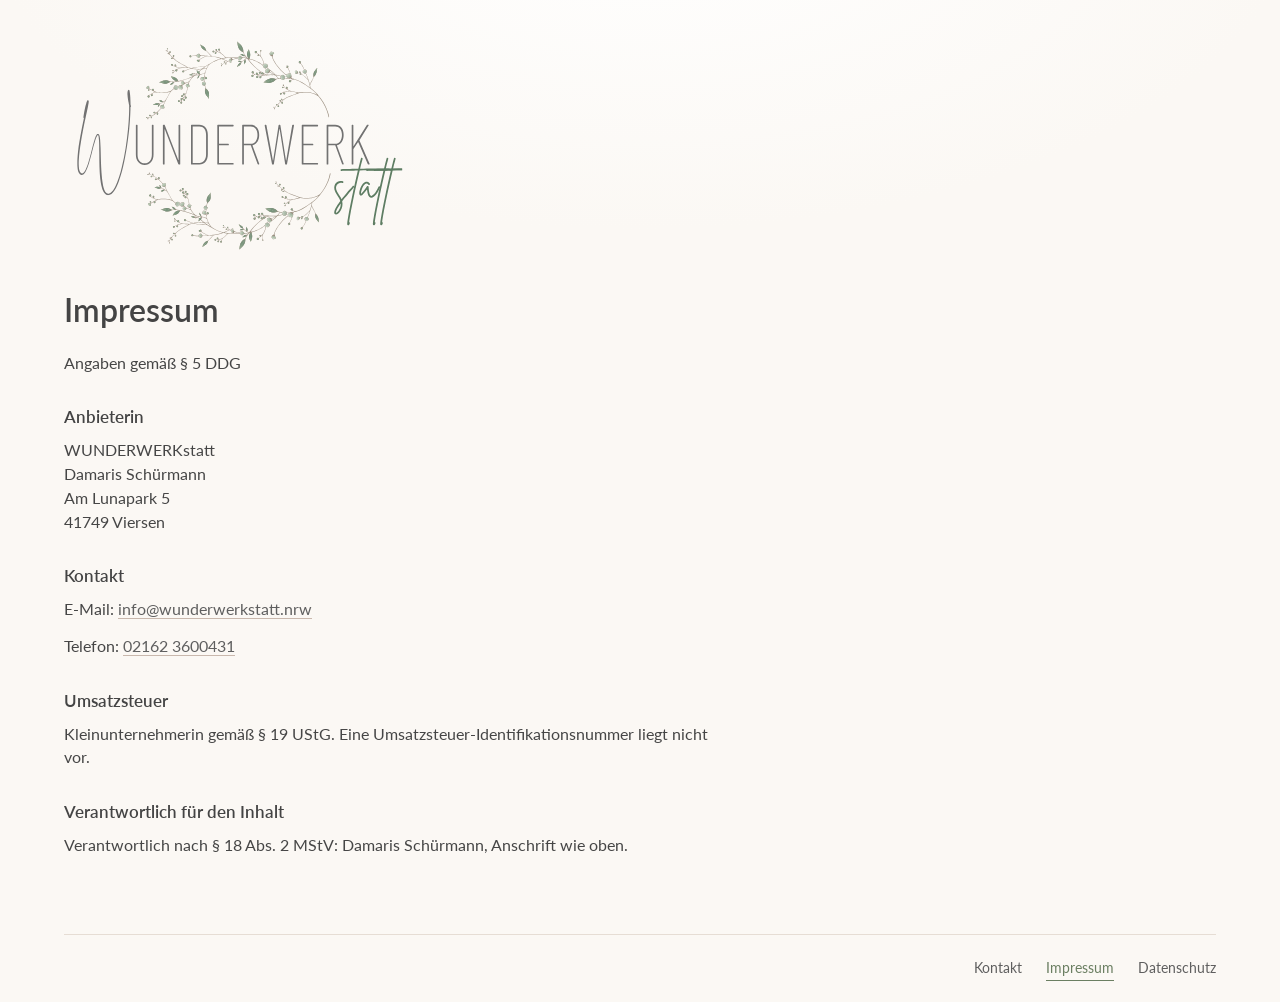
<file: impressum.html>
<!DOCTYPE html>
<html lang="de">
  <head>
    <meta charset="utf-8" />
    <meta name="viewport" content="width=device-width, initial-scale=1" />
    <title>Impressum | WUNDERWERKstatt</title>
    <meta
      name="description"
      content="Impressum der WUNDERWERKstatt – Damaris Schürmann, Viersen."
    />
    <link rel="icon" href="/assets/re-logo-quadratisch.svg" type="image/svg+xml" sizes="any">
    <link rel="apple-touch-icon" href="/assets/re-logo-profil-320.png">
    <meta property="og:image" content="https://wunderwerkstatt.nrw/assets/re-logo-vorschau.jpg">
    <meta property="og:image:width" content="1080">
    <meta property="og:image:height" content="540">
    <meta property="og:image:alt" content="Logo der WUNDERWERKstatt">
    <meta name="twitter:card" content="summary_large_image">
    <meta name="twitter:image" content="https://wunderwerkstatt.nrw/assets/re-logo-vorschau.jpg">
    <link rel="canonical" href="https://wunderwerkstatt.nrw/impressum.html" />
    <link rel="preconnect" href="https://fonts.googleapis.com" />
    <link rel="preconnect" href="https://fonts.gstatic.com" crossorigin />
    <link
      href="https://fonts.googleapis.com/css2?family=Lato:wght@100;400;600;700&display=swap"
      rel="stylesheet"
    />
    <link rel="stylesheet" href="styles.css?v=re-logo-20261120" />
    <script src="contact.js" defer></script>
  </head>
  <body>
    <div class="site-shell">
      <header class="site-header">
        <a class="legal-brand" href="/" aria-label="Zur Startseite">
          <img
            src="/assets/re-logo-original.svg"
            alt="Logo der WUNDERWERKstatt"
            width="803"
            height="536"
          />
        </a>
      </header>

      <main class="legal-main">
        <article class="legal">
        <h1>Impressum</h1>
        <p>Angaben gemäß § 5 DDG</p>

        <h2>Anbieterin</h2>
        <address>
          WUNDERWERKstatt<br />
          Damaris Schürmann<br />
          Am Lunapark 5<br />
          41749 Viersen
        </address>

        <h2>Kontakt</h2>
        <p>
          E-Mail:
          <a href="mailto:info@wunderwerkstatt.nrw" data-contact-open
            >info@wunderwerkstatt.nrw</a
          >
        </p>
        <p>Telefon: <a href="tel:+4921623600431">02162 3600431</a></p>

        <h2>Umsatzsteuer</h2>
        <p>
          Kleinunternehmerin gemäß § 19 UStG. Eine Umsatzsteuer-Identifikationsnummer
          liegt nicht vor.
        </p>

        <h2>Verantwortlich für den Inhalt</h2>
        <p>
          Verantwortlich nach § 18 Abs. 2 MStV: Damaris Schürmann, Anschrift wie
          oben.
        </p>
        </article>
      </main>

      <footer class="site-footer">
        <a href="mailto:info@wunderwerkstatt.nrw" data-contact-open>Kontakt</a>
        <a href="impressum.html" aria-current="page">Impressum</a>
        <a href="datenschutz.html">Datenschutz</a>
      </footer>
    </div>
  </body>
</html>
</file>
<file: styles.css>
:root {
  --paper: #fbf8f4;
  --ink: #464646;
  --muted: #5f5f5f;
  --sage: #6b7f62;
  --sage-soft: #e8eee4;
  --taupe: #c9b8ad;
  --line: #e6ddd4;
  --font: "Lato", "Segoe UI", system-ui, sans-serif;
  --content-width: 72rem;
  --legal-width: 42rem;
}

*,
*::before,
*::after {
  box-sizing: border-box;
}

html,
body {
  margin: 0;
  min-height: 100%;
}

body {
  min-height: 100dvh;
  background:
    radial-gradient(1200px 600px at 50% -10%, #fff 0%, var(--paper) 55%);
  color: var(--ink);
  font-family: var(--font);
  font-weight: 400;
  line-height: 1.5;
  -webkit-text-size-adjust: 100%;
}

img {
  max-width: 100%;
}

.site-shell {
  width: 100%;
  min-height: 100svh;
  min-height: 100dvh;
  display: flex;
  flex-direction: column;
}

.site-header,
.home-main,
.legal-main,
.site-footer {
  width: min(var(--content-width), calc(100% - 2rem));
  margin-inline: auto;
}

.site-header {
  display: flex;
  align-items: center;
  min-height: clamp(5.5rem, 12vw, 8rem);
  padding: clamp(1rem, 2.5vw, 1.75rem) 0;
}

.site-header-home {
  justify-content: center;
  min-height: auto;
  padding-bottom: 0;
}

.notice {
  display: flex;
  align-items: center;
  justify-content: center;
  width: min(50rem, 100%);
  padding: clamp(0.8rem, 1.8vw, 1rem) clamp(1rem, 3vw, 1.5rem);
  background: var(--sage-soft);
  border: 1px solid #d5e0cf;
  border-radius: 999px;
  color: #444444;
  text-align: center;
}

.notice p {
  margin: 0;
  width: 100%;
  font-size: clamp(0.88rem, 1.4vw, 0.98rem);
  font-weight: 400;
  line-height: 1.45;
}

.home-main {
  flex: 1;
  display: flex;
  align-items: center;
  justify-content: center;
  padding: clamp(1rem, 2vh, 1.5rem) 0;
}

.card {
  display: flex;
  flex-direction: column;
  align-items: center;
  width: min(60rem, 100%);
  text-align: center;
}

.home-logo-link {
  display: block;
  width: min(52rem, 94vw);
  max-width: 100%;
  text-decoration: none;
  line-height: 0;
}

.logo {
  display: block;
  width: 100%;
  height: auto;
  max-height: min(35rem, 58svh);
  object-fit: contain;
  mix-blend-mode: multiply;
}

.contact {
  margin-top: clamp(0.3rem, 1vh, 0.75rem);
  color: var(--muted);
  text-decoration: none;
  border-bottom: 1px solid var(--taupe);
  padding-bottom: 0.12rem;
  font-size: clamp(0.98rem, 1.8vw, 1.08rem);
  font-weight: 400;
}

.contact:hover,
.contact:focus-visible {
  color: var(--sage);
  border-bottom-color: var(--sage);
  outline: none;
}

.home-payment {
  display: grid;
  justify-items: center;
  gap: 0.8rem;
  width: min(34rem, calc(100% - 2rem));
  margin-top: clamp(1.5rem, 4vh, 2.5rem);
}

.home-payment p {
  margin: 0;
  color: var(--muted);
  font-size: clamp(0.96rem, 1.7vw, 1.05rem);
  line-height: 1.5;
}

.home-payment-button {
  min-height: 2.9rem;
  display: inline-flex;
  align-items: center;
  justify-content: center;
  gap: 0.55rem;
  padding: 0.75rem 1.4rem;
  border-radius: 0.55rem;
  background: #35583a;
  color: #fff;
  font-size: 0.92rem;
  font-weight: 700;
  text-decoration: none;
  white-space: nowrap;
  transition: background-color 160ms ease;
}

.home-payment-icon {
  width: 1.15rem;
  height: 1.15rem;
  flex: 0 0 auto;
}

.home-payment-button:hover,
.home-payment-button:focus-visible {
  background: #29472e;
}

.home-payment-button:focus-visible {
  outline: 3px solid rgba(107, 127, 98, 0.32);
  outline-offset: 2px;
}

.legal-brand {
  display: block;
  width: min(22rem, 65vw);
  text-decoration: none;
  line-height: 0;
}

.legal-brand img {
  display: block;
  width: 100%;
  height: auto;
  object-fit: contain;
  mix-blend-mode: normal;
}

.legal-main {
  flex: 1;
  padding: 0 0 clamp(2rem, 5vw, 4rem);
}

.legal {
  width: min(var(--legal-width), 100%);
}

.legal h1 {
  margin: 0 0 1.35rem;
  color: #444444;
  font-family: var(--font);
  font-size: clamp(1.65rem, 3vw, 2rem);
  font-weight: 600;
  line-height: 1.2;
  letter-spacing: 0;
}

.legal h2 {
  margin: 1.85rem 0 0.55rem;
  color: #444444;
  font-family: var(--font);
  font-size: 1.05rem;
  font-weight: 600;
  letter-spacing: 0;
}

.legal p,
.legal li,
.legal dd,
.legal address {
  color: var(--ink);
  font-size: clamp(0.94rem, 1.6vw, 0.99rem);
  font-weight: 400;
}

.legal p,
.legal ul {
  margin: 0 0 0.85rem;
}

.legal ul {
  padding-left: 1.15rem;
}

.legal li + li {
  margin-top: 0.35rem;
}

.legal address {
  margin: 0 0 0.85rem;
  font-style: normal;
}

.facts {
  display: grid;
  grid-template-columns: minmax(8.5rem, 11.5rem) 1fr;
  gap: 0.55rem 1.1rem;
  margin: 0 0 1.1rem;
}

.facts dt {
  margin: 0;
  color: var(--muted);
  font-size: 0.92rem;
}

.facts dd {
  margin: 0;
}

.legal a {
  color: var(--muted);
  text-decoration: none;
  border-bottom: 1px solid var(--taupe);
}

.legal a:hover,
.legal a:focus-visible {
  color: var(--sage);
  border-bottom-color: var(--sage);
  outline: none;
}

.site-footer {
  min-height: 4.25rem;
  display: flex;
  align-items: center;
  justify-content: flex-end;
  flex-wrap: wrap;
  gap: 0.45rem clamp(1rem, 2.5vw, 1.5rem);
  margin-top: auto;
  border-top: 1px solid var(--line);
  padding: 1rem 0 max(1rem, env(safe-area-inset-bottom));
}

.site-footer a {
  color: var(--muted);
  text-decoration: none;
  border-bottom: 1px solid transparent;
  padding-bottom: 0.08rem;
  font-size: clamp(0.82rem, 1.5vw, 0.9rem);
  font-weight: 400;
}

.site-footer a:hover,
.site-footer a:focus-visible,
.site-footer a[aria-current="page"] {
  color: var(--sage);
  border-bottom-color: var(--sage);
  outline: none;
}

@media (max-width: 900px) {
  .home-logo-link {
    width: min(46rem, 96vw);
  }

  .logo {
    max-height: min(31rem, 54svh);
  }

  .legal-brand {
    width: min(20rem, 72vw);
  }
}

@media (max-width: 640px) {
  .site-header,
  .home-main,
  .legal-main,
  .site-footer {
    width: min(100% - 2rem, var(--content-width));
  }

  .site-header {
    min-height: auto;
    padding: 1rem 0;
  }

  .site-header-home {
    padding-bottom: 0;
  }

  .notice {
    border-radius: 1rem;
    padding: 0.8rem 0.9rem;
  }

  .home-main {
    padding: 0.75rem 0 1.25rem;
  }

  .home-logo-link {
    width: 100%;
  }

  .logo {
    max-height: min(26rem, 50svh);
  }

  .legal-brand {
    width: min(18rem, 80vw);
  }

  .facts {
    grid-template-columns: 1fr;
    gap: 0.15rem;
  }

  .facts dt {
    margin-top: 0.55rem;
  }

  .site-footer {
    justify-content: center;
    min-height: 4rem;
  }
}

@media (max-width: 420px) {
  .notice p {
    font-size: 0.86rem;
  }

  .logo {
    max-height: 45svh;
  }

  .legal-brand {
    width: min(16rem, 82vw);
  }

  .site-footer {
    gap: 0.4rem 0.9rem;
  }
}

@media (max-height: 580px) {
  .home-main {
    align-items: flex-start;
  }

  .logo {
    max-height: 42svh;
  }
}

.contact-dialog {
  width: min(44rem, calc(100vw - 2rem));
  max-height: min(88dvh, 52rem);
  margin: auto;
  padding: 0;
  border: 0;
  border-radius: 1.1rem;
  background: var(--paper);
  color: var(--ink);
  box-shadow: 0 1.5rem 4rem rgba(44, 48, 41, 0.22);
  overflow: auto;
}

.contact-dialog::backdrop {
  background: rgba(38, 42, 36, 0.42);
  backdrop-filter: blur(3px);
}

.contact-dialog-panel {
  position: relative;
  padding: clamp(1.25rem, 4vw, 2rem);
}

.contact-dialog-close {
  position: absolute;
  top: 0.85rem;
  right: 0.95rem;
  width: 2.25rem;
  height: 2.25rem;
  display: grid;
  place-items: center;
  border: 0;
  border-radius: 999px;
  background: transparent;
  color: var(--muted);
  font: inherit;
  font-size: 1.65rem;
  line-height: 1;
  cursor: pointer;
}

.contact-dialog-close:hover,
.contact-dialog-close:focus-visible {
  background: var(--sage-soft);
  color: var(--sage);
  outline: none;
}

.contact-eyebrow {
  margin: 0 3rem 0.65rem 0;
  color: #444444;
  font-size: clamp(1.75rem, 4vw, 2.25rem);
  font-weight: 600;
  line-height: 1.15;
  letter-spacing: 0.08em;
}

.contact-intro {
  margin: 0.85rem 0 1rem;
  color: var(--muted);
  font-size: 0.98rem;
}

.contact-note {
  margin: 0 0 1.15rem;
  padding: 0.9rem 1rem;
  border: 1px solid #ded7c8;
  border-radius: 0.65rem;
  background: #f0ede5;
  color: #5e5e5e;
  font-size: 0.9rem;
}

.contact-form {
  display: grid;
  gap: 1rem;
}

.form-grid {
  display: grid;
  grid-template-columns: 1fr 1fr;
  gap: 1rem;
}

.form-field {
  display: grid;
  gap: 0.38rem;
}

.form-field > span {
  color: #4d4d4d;
  font-size: 0.88rem;
}

.form-field input,
.form-field select,
.form-field textarea {
  width: 100%;
  border: 1px solid #c8d0bd;
  border-radius: 0.55rem;
  background: rgba(255, 255, 255, 0.55);
  color: #454545;
  font: inherit;
  font-size: 0.98rem;
  padding: 0.75rem 0.85rem;
}

.form-field input,
.form-field select {
  min-height: 3rem;
}

.form-field textarea {
  min-height: 8.25rem;
  resize: vertical;
}

.form-field input:focus,
.form-field select:focus,
.form-field textarea:focus {
  border-color: var(--sage);
  outline: 2px solid rgba(107, 127, 98, 0.16);
  outline-offset: 1px;
}

.image-upload {
  display: grid;
  gap: 0.65rem;
}

.image-upload-heading {
  display: flex;
  align-items: baseline;
  justify-content: space-between;
  gap: 1rem;
  color: #4d4d4d;
  font-size: 0.88rem;
}

.image-upload-limit {
  color: #656565;
  font-size: 0.76rem;
  font-weight: 400;
}

.image-upload-button {
  min-height: 3rem;
  display: inline-flex;
  align-items: center;
  justify-content: center;
  gap: 0.55rem;
  width: 100%;
  padding: 0.75rem 1rem;
  border: 1px dashed #b7c2af;
  border-radius: 0.55rem;
  background: rgba(255, 255, 255, 0.38);
  color: #4f584b;
  font-size: 0.9rem;
  font-weight: 600;
  cursor: pointer;
  transition:
    border-color 160ms ease,
    background-color 160ms ease;
}

.image-upload-button:hover,
.image-upload-button:focus-within {
  border-color: var(--sage);
  background: var(--sage-soft);
}

.image-upload-symbol {
  width: 1.35rem;
  height: 1.35rem;
  display: grid;
  place-items: center;
  border: 1px solid currentColor;
  border-radius: 50%;
  font-size: 1rem;
  font-weight: 400;
  line-height: 1;
}

.image-upload-input {
  position: absolute;
  width: 1px;
  height: 1px;
  opacity: 0;
  overflow: hidden;
  pointer-events: none;
}

.image-preview {
  display: grid;
  grid-template-columns: 3.5rem minmax(0, 1fr) auto;
  align-items: center;
  gap: 0.75rem;
  padding: 0.6rem;
  border: 1px solid var(--line);
  border-radius: 0.55rem;
  background: rgba(255, 255, 255, 0.45);
}

.image-preview[hidden] {
  display: none;
}

.image-preview-thumb {
  width: 3.5rem;
  height: 3.5rem;
  border-radius: 0.4rem;
  overflow: hidden;
  background: #eee9e2;
}

.image-preview-thumb img {
  width: 100%;
  height: 100%;
  object-fit: cover;
}

.image-preview-copy {
  min-width: 0;
  display: grid;
  gap: 0.12rem;
}

.image-preview-name {
  overflow: hidden;
  color: #454545;
  font-size: 0.86rem;
  font-weight: 600;
  text-overflow: ellipsis;
  white-space: nowrap;
}

.image-preview-size {
  color: #656565;
  font-size: 0.76rem;
}

.image-preview-remove {
  width: 2rem;
  height: 2rem;
  display: grid;
  place-items: center;
  border: 0;
  border-radius: 50%;
  background: transparent;
  color: var(--muted);
  font: inherit;
  font-size: 1.25rem;
  cursor: pointer;
}

.image-preview-remove:hover,
.image-preview-remove:focus-visible {
  background: var(--sage-soft);
  color: var(--sage);
  outline: none;
}

.image-upload-error {
  margin: 0;
  color: #815c52;
  font-size: 0.82rem;
}

.image-consents {
  display: grid;
  gap: 0.8rem;
  margin: 0;
  padding: 0.9rem 1rem;
  border: 1px solid var(--line);
  border-radius: 0.55rem;
}

.image-consents[hidden] {
  display: none;
}

.image-consents legend {
  padding: 0 0.35rem;
  color: #4d4d4d;
  font-size: 0.82rem;
  font-weight: 600;
}

.consent-row {
  display: grid;
  grid-template-columns: 1.1rem 1fr;
  align-items: start;
  gap: 0.65rem;
  color: #565656;
  font-size: 0.8rem;
  line-height: 1.45;
}

.consent-row input {
  width: 1rem;
  height: 1rem;
  margin: 0.15rem 0 0;
  accent-color: #35583a;
}

.consent-row a {
  color: inherit;
  text-underline-offset: 0.18em;
}

.consent-row.is-invalid {
  color: #a33a32;
}

.consent-row.is-invalid input {
  accent-color: #b33b32;
  outline: 2px solid rgba(179, 59, 50, 0.32);
  outline-offset: 2px;
}

.form-privacy {
  margin: 0;
  color: #5e5e5e;
  font-size: 0.8rem;
}

.form-privacy a {
  color: inherit;
  text-underline-offset: 0.18em;
}

.required-mark {
  position: relative;
  top: -0.15em;
  margin-left: 0.12em;
  color: #6a4d49;
  font-size: 0.72em;
  font-weight: 700;
  line-height: 0;
  vertical-align: super;
}

.required-mark-consent {
  margin-left: 0;
  margin-right: 0.16em;
}

.privacy-link {
  font-size: 0.82em;
}

.form-privacy-block {
  display: grid;
  gap: 0.2rem;
}

.required-note {
  margin: 0;
  color: #5e5e5e;
  font-size: 0.72rem;
  line-height: 1.35;
}

.required-note .required-mark {
  margin-left: 0;
  margin-right: 0.12em;
}

.form-submit {
  justify-self: start;
  min-height: 2.9rem;
  padding: 0.7rem 1.1rem;
  border: 0;
  border-radius: 0.55rem;
  background: #b8c2b2;
  color: #fff;
  font: inherit;
  font-size: 0.9rem;
  font-weight: 700;
  cursor: not-allowed;
  transition:
    background-color 160ms ease,
    opacity 160ms ease;
}

.form-submit.is-ready {
  background: #35583a;
  cursor: pointer;
}

.form-submit.is-ready:hover,
.form-submit.is-ready:focus-visible {
  background: #29472e;
  outline: none;
}

.form-submit:disabled {
  opacity: 1;
}

.form-submit.is-sending {
  background: #6b7f62;
  cursor: wait;
}

.form-honey {
  position: absolute;
  left: -10000px;
  width: 1px;
  height: 1px;
  overflow: hidden;
}

.form-actions {
  display: flex;
  align-items: center;
  flex-wrap: wrap;
  gap: 0.75rem 1rem;
}

.form-status {
  margin: 0;
  min-height: 1.2em;
  color: var(--muted);
  font-size: 0.84rem;
}

.form-status.is-success {
  color: #4d6a48;
}

.form-status.is-error {
  color: #815c52;
}

.form-status a {
  color: inherit;
  text-underline-offset: 0.18em;
}

@media (max-width: 640px) {
  .form-grid {
    grid-template-columns: 1fr;
  }

  .contact-dialog {
    width: calc(100vw - 1rem);
    max-height: calc(100dvh - 1rem);
    border-radius: 0.85rem;
  }
}


/* Payment landing page */
.landing-page {
  --landing-ink: #28322a;
  --landing-muted: #626a62;
  --landing-green: #35583a;
  --landing-green-deep: #29472e;
  --landing-line: rgba(53, 88, 58, 0.14);
  background: #f8f6f1;
  color: var(--landing-ink);
}

.landing-shell {
  position: relative;
  isolation: isolate;
  overflow: hidden;
  background:
    radial-gradient(ellipse 40rem 35rem at 83% 44%, rgba(224, 232, 218, 0.74), transparent 72%),
    radial-gradient(ellipse 36rem 28rem at 12% 86%, rgba(242, 231, 220, 0.62), transparent 70%),
    #f8f6f1;
}

.landing-shell::before {
  position: absolute;
  z-index: -1;
  top: 10rem;
  right: max(-13rem, calc((100vw - 90rem) / 2 - 9rem));
  width: clamp(20rem, 42vw, 38rem);
  aspect-ratio: 1;
  border: 1px solid rgba(53, 88, 58, 0.07);
  border-radius: 50%;
  content: "";
  box-shadow: 0 0 0 2.4rem rgba(255,255,255,0.14), 0 0 0 5.5rem rgba(53,88,58,0.025);
  pointer-events: none;
}

.landing-header,
.landing-main,
.landing-assurance,
.landing-footer {
  width: min(75rem, calc(100% - 3.5rem));
  margin-inline: auto;
}

.landing-header {
  min-height: 6.5rem;
  display: flex;
  align-items: center;
  justify-content: space-between;
  border-bottom: 1px solid rgba(53, 88, 58, 0.1);
}

.landing-brand {
  display: block;
  width: 12rem;
  line-height: 0;
}

.landing-brand img {
  display: block;
  width: 100%;
  height: auto;
  mix-blend-mode: multiply;
}

.landing-contact {
  display: inline-flex;
  align-items: center;
  gap: 0.35rem;
  color: var(--landing-muted);
  font-size: 0.9rem;
  text-decoration: none;
  transition: color 160ms ease;
}

.landing-contact span:first-child {
  color: #858b83;
}

.landing-contact span:nth-child(2) {
  color: var(--landing-ink);
  font-weight: 700;
}

.landing-contact svg,
.payment-panel-button svg {
  width: 1.1rem;
  height: 1.1rem;
  fill: none;
  stroke: currentColor;
  stroke-linecap: round;
  stroke-linejoin: round;
  stroke-width: 1.6;
  transition: transform 160ms ease;
}

.landing-contact:hover,
.landing-contact:focus-visible {
  color: var(--landing-green);
  outline: none;
}

.landing-contact:hover svg,
.payment-panel-button:hover svg {
  transform: translateX(0.18rem);
}

.landing-main {
  flex: 1;
  display: grid;
  grid-template-columns: minmax(0, 1.12fr) minmax(20rem, 0.78fr);
  align-items: center;
  gap: clamp(3rem, 8vw, 8rem);
  padding-block: clamp(4.5rem, 11vh, 8rem);
}

.landing-copy {
  max-width: 41rem;
  padding-bottom: 0.6rem;
}

.landing-eyebrow {
  display: flex;
  align-items: center;
  gap: 0.65rem;
  margin: 0 0 1.65rem;
  color: #687465;
  font-size: 0.76rem;
  font-weight: 700;
  letter-spacing: 0.14em;
  text-transform: uppercase;
}

.landing-eyebrow-dot {
  width: 0.48rem;
  height: 0.48rem;
  border-radius: 50%;
  background: #819174;
  box-shadow: 0 0 0 0.28rem rgba(129, 145, 116, 0.13);
}

.landing-copy h1 {
  max-width: 16ch;
  margin: 0;
  color: #2e382f;
  font-family: Georgia, "Times New Roman", serif;
  font-size: clamp(3rem, 5.2vw, 4.6rem);
  font-weight: 400;
  letter-spacing: -0.055em;
  line-height: 0.99;
}

.landing-copy h1 em {
  color: #61775c;
  font-weight: 400;
}

.landing-intro {
  max-width: 34rem;
  margin: 1.65rem 0 0;
  color: #626a62;
  font-size: clamp(1.04rem, 1.45vw, 1.17rem);
  line-height: 1.75;
}

.landing-detail {
  display: flex;
  align-items: center;
  gap: 0.8rem;
  max-width: 31rem;
  margin-top: 2rem;
  color: #4d594d;
  font-size: 0.92rem;
  line-height: 1.55;
}

.landing-detail-icon {
  width: 2.25rem;
  height: 2.25rem;
  flex: 0 0 auto;
  display: grid;
  place-items: center;
  border: 1px solid rgba(53, 88, 58, 0.14);
  border-radius: 50%;
  background: rgba(255, 255, 255, 0.55);
  color: #6d8063;
}

.landing-detail-icon svg {
  width: 1.05rem;
  height: 1.05rem;
  fill: none;
  stroke: currentColor;
  stroke-linecap: round;
  stroke-linejoin: round;
  stroke-width: 1.25;
}

.payment-panel {
  position: relative;
  width: 100%;
  max-width: 27rem;
  justify-self: end;
  padding: clamp(1.7rem, 3.3vw, 2.65rem);
  border: 1px solid rgba(255, 255, 255, 0.9);
  border-radius: 1.3rem;
  background: rgba(255, 255, 255, 0.83);
  box-shadow: 0 1.5rem 4.5rem rgba(49, 60, 47, 0.11), 0 0.2rem 0.8rem rgba(49, 60, 47, 0.035);
  backdrop-filter: blur(12px);
}

.payment-panel::before {
  position: absolute;
  inset: 0.55rem;
  border: 1px solid rgba(53, 88, 58, 0.065);
  border-radius: 0.95rem;
  content: "";
  pointer-events: none;
}

.payment-panel > * {
  position: relative;
}

.payment-panel-top {
  display: flex;
  align-items: center;
  gap: 0.8rem;
  margin-bottom: 1.6rem;
}

.payment-coin {
  width: 3.2rem;
  height: 3.2rem;
  flex: 0 0 auto;
  display: grid;
  place-items: center;
  border-radius: 50%;
  background: #e8eee4;
  color: #4d6748;
}

.payment-coin svg {
  width: 1.85rem;
  height: 1.85rem;
  fill: none;
  stroke: currentColor;
  stroke-linecap: round;
  stroke-linejoin: round;
  stroke-width: 1.5;
}

.payment-provider {
  color: #687465;
  font-size: 0.72rem;
  font-weight: 700;
  letter-spacing: 0.1em;
  text-transform: uppercase;
}

.payment-panel h2 {
  margin: 0;
  color: #2e382f;
  font-family: Georgia, "Times New Roman", serif;
  font-size: clamp(1.75rem, 2.6vw, 2.15rem);
  font-weight: 400;
  letter-spacing: -0.035em;
  line-height: 1.15;
}

.payment-panel-copy {
  margin: 0.85rem 0 1.65rem;
  color: #687068;
  font-size: 0.96rem;
  line-height: 1.65;
}

.payment-panel-button {
  min-height: 3.5rem;
  display: flex;
  align-items: center;
  justify-content: space-between;
  gap: 1rem;
  width: 100%;
  padding: 0.95rem 1.15rem 0.95rem 1.3rem;
  border: 1px solid var(--landing-green);
  border-radius: 0.65rem;
  background: var(--landing-green);
  color: #fff;
  font-size: 0.98rem;
  font-weight: 700;
  text-decoration: none;
  box-shadow: 0 0.45rem 1rem rgba(53, 88, 58, 0.16);
  transition: background-color 160ms ease, box-shadow 160ms ease, transform 160ms ease;
}

.payment-panel-button:hover,
.payment-panel-button:focus-visible {
  background: var(--landing-green-deep);
  box-shadow: 0 0.65rem 1.25rem rgba(53, 88, 58, 0.2);
  outline: 3px solid rgba(107, 127, 98, 0.24);
  outline-offset: 3px;
}

.payment-panel-button:active {
  transform: translateY(1px);
}

.payment-panel-caption {
  margin: 0.9rem 0 0;
  color: #838a81;
  font-size: 0.78rem;
  text-align: center;
}

.landing-assurance {
  display: flex;
  align-items: center;
  justify-content: center;
  gap: 0.65rem;
  padding: 1.15rem 1.5rem;
  border: 1px solid rgba(53, 88, 58, 0.1);
  border-radius: 0.85rem;
  background: rgba(255, 255, 255, 0.48);
  color: #677067;
  font-size: 0.82rem;
}

.landing-assurance p {
  margin: 0;
  line-height: 1.5;
}

.assurance-mark {
  width: 1.15rem;
  height: 1.15rem;
  flex: 0 0 auto;
  color: #6b8064;
}

.assurance-mark svg {
  width: 100%;
  height: 100%;
  fill: none;
  stroke: currentColor;
  stroke-linecap: round;
  stroke-linejoin: round;
  stroke-width: 1.5;
}

.landing-assurance a {
  flex: 0 0 auto;
  margin-left: 0.35rem;
  color: #4d6748;
  font-weight: 700;
  text-decoration-color: rgba(77, 103, 72, 0.35);
  text-underline-offset: 0.2em;
}

.landing-footer {
  min-height: 5.5rem;
  display: flex;
  align-items: center;
  justify-content: space-between;
  gap: 1.5rem;
  margin-top: auto;
  padding-block: 1.5rem;
  color: #858b83;
  font-size: 0.78rem;
}

.landing-footer nav {
  display: flex;
  flex-wrap: wrap;
  gap: 1.5rem;
}

.landing-footer a {
  color: #687068;
  text-decoration: none;
  transition: color 160ms ease;
}

.landing-footer a:hover,
.landing-footer a:focus-visible {
  color: var(--landing-green);
  outline: none;
}

@media (max-width: 850px) {
  .landing-main {
    grid-template-columns: minmax(0, 1fr) minmax(18rem, 0.88fr);
    gap: clamp(2rem, 5vw, 4rem);
  }

  .landing-copy h1 {
    font-size: clamp(2.8rem, 6.2vw, 4.3rem);
  }
}

@media (max-width: 680px) {
  .landing-header,
  .landing-main,
  .landing-assurance,
  .landing-footer {
    width: min(100% - 2rem, 38rem);
  }

  .landing-header {
    min-height: 5.2rem;
  }

  .landing-brand {
    width: 7.4rem;
  }

  .landing-contact {
    font-size: 0.82rem;
  }

  .landing-main {
    grid-template-columns: 1fr;
    gap: 2.4rem;
    padding-block: clamp(3.5rem, 9vh, 5.5rem) 2.4rem;
  }

  .landing-copy {
    padding: 0;
  }

  .landing-eyebrow {
    margin-bottom: 1.2rem;
    font-size: 0.68rem;
  }

  .landing-copy h1 {
    max-width: 16ch;
    font-size: clamp(2.7rem, 9vw, 3.5rem);
  }

  .landing-intro {
    max-width: 34rem;
    margin-top: 1.25rem;
    font-size: 1rem;
  }

  .landing-detail {
    margin-top: 1.35rem;
    font-size: 0.86rem;
  }

  .payment-panel {
    max-width: none;
    justify-self: stretch;
    padding: 1.65rem;
  }

  .landing-assurance {
    justify-content: flex-start;
    flex-wrap: wrap;
    padding: 1rem;
    font-size: 0.78rem;
  }

  .landing-assurance p {
    flex: 1 1 calc(100% - 2.2rem);
  }

  .landing-assurance a {
    margin-left: 1.8rem;
  }

  .landing-footer {
    min-height: auto;
    align-items: flex-start;
    flex-direction: column;
    gap: 0.8rem;
    padding-block: 1.6rem max(1.5rem, env(safe-area-inset-bottom));
  }

  .landing-footer nav {
    gap: 1.25rem;
  }
}

@media (max-width: 390px) {
  .landing-header,
  .landing-main,
  .landing-assurance,
  .landing-footer {
    width: calc(100% - 1.5rem);
  }

  .landing-copy h1 {
    font-size: clamp(2.7rem, 11.5vw, 3.5rem);
  }

  .payment-panel {
    padding: 1.45rem 1.25rem;
  }

  .payment-provider {
    font-size: 0.66rem;
  }
}

@media (prefers-reduced-motion: reduce) {
  .landing-page *,
  .landing-page *::before,
  .landing-page *::after {
    scroll-behavior: auto !important;
    transition-duration: 0.01ms !important;
  }
}


/* Editorial brand home: large, open, responsive composition */
.brand-home {
  --brand-ink: #344039;
  --brand-muted: #777c74;
  --brand-sage: #71836a;
  --brand-green: #35583a;
  --brand-paper: #f7f4ee;
  --brand-line: rgba(52, 64, 57, 0.14);
  background: var(--brand-paper);
  color: var(--brand-ink);
}

.brand-home-shell {
  position: relative;
  isolation: isolate;
  min-height: 100svh;
  background:
    radial-gradient(ellipse at 23% 14%, rgba(255,255,255,.92), transparent 36rem),
    radial-gradient(ellipse at 81% 71%, rgba(231,235,224,.65), transparent 34rem),
    var(--brand-paper);
  overflow: hidden;
}

.brand-home-shell::before {
  position: absolute;
  z-index: -1;
  inset: 0;
  pointer-events: none;
  content: "";
  opacity: .22;
  background-image: url("data:image/svg+xml,%3Csvg viewBox='0 0 180 180' xmlns='http://www.w3.org/2000/svg'%3E%3Cfilter id='n'%3E%3CfeTurbulence type='fractalNoise' baseFrequency='.86' numOctaves='3' stitchTiles='stitch'/%3E%3C/filter%3E%3Crect width='100%25' height='100%25' filter='url(%23n)' opacity='.12'/%3E%3C/svg%3E");
}

.brand-home-header,
.brand-home-main,
.brand-home-footer {
  width: min(84rem, calc(100% - 6rem));
  margin-inline: auto;
}

.brand-home-header {
  min-height: 5.8rem;
  display: flex;
  align-items: center;
  justify-content: space-between;
  border-bottom: 1px solid var(--brand-line);
  color: #797e76;
  font-size: .72rem;
  letter-spacing: .13em;
  text-transform: uppercase;
}

.brand-home-category span {
  padding-inline: .4rem;
  color: #a9af9f;
}

.brand-home-contact {
  display: inline-flex;
  align-items: center;
  gap: .5rem;
  color: #747a71;
  letter-spacing: .04em;
  text-decoration: none;
  text-transform: none;
}

.brand-home-contact strong {
  color: var(--brand-ink);
  font-size: .86rem;
  font-weight: 700;
}

.brand-home-contact svg,
.brand-action-arrow {
  width: 1.05rem;
  height: 1.05rem;
  fill: none;
  stroke: currentColor;
  stroke-linecap: round;
  stroke-linejoin: round;
  stroke-width: 1.45;
  transition: transform 180ms ease;
}

.brand-home-contact:hover,
.brand-home-contact:focus-visible,
.brand-home-contact:hover strong,
.brand-home-contact:focus-visible strong {
  color: var(--brand-green);
  outline: none;
}

.brand-home-contact:hover svg,
.brand-home-contact:focus-visible svg,
.brand-action-arrow {
  transform: translateX(.14rem);
}

.brand-home-main {
  flex: 1;
  display: flex;
  flex-direction: column;
  justify-content: center;
  padding-block: clamp(2.4rem, 7vh, 5.5rem) clamp(1.8rem, 4vh, 3.5rem);
}

.brand-home-hero {
  display: grid;
  grid-template-columns: minmax(0, 1.12fr) minmax(24rem, .88fr);
  align-items: center;
  gap: clamp(3rem, 7vw, 8rem);
  width: 100%;
}

.brand-home-art {
  position: relative;
  display: grid;
  place-items: center;
  min-height: 31rem;
}

.brand-home-art::before {
  position: absolute;
  left: 8%;
  bottom: 2.2rem;
  width: 68%;
  height: 1px;
  background: linear-gradient(90deg, transparent, rgba(113,131,106,.42), transparent);
  content: "";
}

.brand-home-art-index {
  position: absolute;
  top: 1rem;
  left: 3%;
  display: flex;
  align-items: center;
  gap: .65rem;
  color: #8a9087;
  font-size: .68rem;
  letter-spacing: .16em;
  text-transform: uppercase;
}

.brand-home-art-index::before {
  width: 1.7rem;
  height: 1px;
  background: #9aa18f;
  content: "";
}

.brand-home-mark {
  position: relative;
  width: min(38rem, 100%);
  line-height: 0;
}

.brand-home-logo {
  display: block;
  width: 100%;
  text-decoration: none;
}

.brand-home-logo img {
  display: block;
  width: 100%;
  height: auto;
  mix-blend-mode: normal;
}

.brand-home-art-note {
  position: absolute;
  right: 3%;
  bottom: .7rem;
  color: #878d83;
  font-size: .72rem;
  letter-spacing: .11em;
  text-transform: uppercase;
}

.brand-home-copy {
  max-width: 35rem;
  padding: .5rem 0 1rem;
}

.brand-home-overline {
  display: flex;
  align-items: center;
  gap: .75rem;
  margin: 0 0 1.15rem;
  color: #74816e;
  font-size: .72rem;
  font-weight: 700;
  letter-spacing: .15em;
  text-transform: uppercase;
}

.brand-home-overline::before {
  width: 1.8rem;
  height: 1px;
  background: #899581;
  content: "";
}

.brand-home-hero h1 {
  max-width: 10ch;
  margin: 0;
  color: #38423a;
  font-family: "Instrument Serif", Georgia, serif;
  font-size: clamp(3.6rem, 6.2vw, 6.4rem);
  font-weight: 400;
  letter-spacing: -.045em;
  line-height: .98;
}

.brand-home-hero h1 span {
  display: block;
  color: #71836a;
  font-style: italic;
  font-weight: 400;
}

.brand-home-whisper {
  display: grid;
  gap: .2rem;
  margin: 1.45rem 0 0;
  color: #747a72;
  font-size: clamp(1rem, 1.3vw, 1.12rem);
  line-height: 1.65;
}

.brand-home-location {
  display: inline-flex;
  align-items: center;
  gap: .75rem;
  margin-top: 1.55rem;
  color: #596a55;
  font-size: .83rem;
  line-height: 1.35;
  text-decoration: none;
}

.brand-home-location-icon {
  width: 2.5rem;
  height: 2.5rem;
  display: grid;
  flex: 0 0 auto;
  place-items: center;
  border: 1px solid rgba(113,131,106,.3);
  border-radius: 50%;
  background: rgba(255,255,255,.42);
}

.brand-home-location-icon svg {
  width: 1.05rem;
  height: 1.05rem;
  fill: none;
  stroke: currentColor;
  stroke-linecap: round;
  stroke-linejoin: round;
  stroke-width: 1.5;
}

.brand-home-location-copy {
  display: grid;
  gap: .15rem;
}

.brand-home-location-copy strong {
  color: #465444;
  font-size: .86rem;
  font-weight: 600;
}

.brand-home-location-copy span {
  color: #848980;
  font-size: .74rem;
}

.brand-home-location:hover,
.brand-home-location:focus-visible {
  color: var(--brand-green);
  outline: none;
}

.brand-home-actions {
  display: flex;
  align-items: center;
  flex-wrap: wrap;
  gap: 1rem 1.6rem;
  margin-top: 2rem;
}

.brand-action-card {
  min-width: 0;
}

.brand-action-eyebrow {
  display: block;
  margin-bottom: .45rem;
  color: #7c8278;
  font-size: .7rem;
  font-weight: 700;
  letter-spacing: .12em;
  text-transform: uppercase;
}

.brand-action-card p {
  max-width: 22rem;
  margin: 0 0 .9rem;
  color: #747a72;
  font-size: .88rem;
  line-height: 1.55;
}

.brand-payment-link {
  min-height: 3.35rem;
  display: inline-flex;
  align-items: center;
  gap: .8rem;
  padding: .85rem 1.2rem;
  border: 1px solid #35583a;
  border-radius: .35rem;
  background: #35583a;
  color: #fff;
  font-size: .9rem;
  font-weight: 700;
  text-decoration: none;
  box-shadow: 0 .6rem 1.25rem rgba(53,88,58,.14);
  transition: background-color 180ms ease, transform 180ms ease, box-shadow 180ms ease;
}

.brand-payment-link > svg:first-child {
  width: 1.2rem;
  height: 1.2rem;
  flex: 0 0 auto;
}

.brand-payment-link .brand-action-arrow {
  width: 1rem;
  height: 1rem;
  margin-left: .5rem;
}

.brand-payment-link:hover,
.brand-payment-link:focus-visible {
  transform: translateY(-2px);
  background: #29472e;
  box-shadow: 0 .8rem 1.4rem rgba(53,88,58,.19);
  outline: 3px solid rgba(107,127,98,.2);
  outline-offset: 3px;
}

.brand-contact-link {
  display: inline-flex;
  align-items: center;
  gap: .45rem;
  min-height: 3rem;
  color: #526a4e;
  font-size: .9rem;
  font-weight: 700;
  text-decoration: none;
}

.brand-contact-link:hover,
.brand-contact-link:focus-visible {
  color: #29472e;
  outline: none;
}

.brand-contact-link .brand-action-arrow {
  width: 1rem;
  height: 1rem;
}

.brand-home-privacy {
  max-width: 54rem;
  display: flex;
  align-items: center;
  justify-content: center;
  gap: .5rem;
  margin: 1rem auto 0;
  color: #858a82;
  font-size: .72rem;
  line-height: 1.5;
  text-align: center;
}

.brand-home-privacy svg {
  width: .95rem;
  height: .95rem;
  flex: 0 0 auto;
  fill: none;
  stroke: #788771;
  stroke-linecap: round;
  stroke-linejoin: round;
  stroke-width: 1.5;
}

.brand-home-privacy a {
  flex: 0 0 auto;
  color: #65775f;
  text-underline-offset: .18em;
}

.brand-home-footer {
  min-height: 4.5rem;
  display: flex;
  align-items: center;
  justify-content: space-between;
  gap: 1rem;
  margin-top: auto;
  padding-block: 1.2rem max(1.2rem, env(safe-area-inset-bottom));
  border-top: 1px solid var(--brand-line);
  color: #858a82;
  font-size: .76rem;
}

.brand-home-footer nav {
  display: flex;
  flex-wrap: wrap;
  gap: 1.5rem;
}

.brand-home-footer a {
  color: #72786f;
  text-decoration: none;
}

.brand-home-footer a:hover,
.brand-home-footer a:focus-visible {
  color: var(--brand-green);
  outline: none;
}

@media (max-width: 1050px) {
  .brand-home-header,
  .brand-home-main,
  .brand-home-footer {
    width: min(100% - 4rem, 78rem);
  }

  .brand-home-hero {
    gap: clamp(2rem, 5vw, 4rem);
    grid-template-columns: minmax(0, 1fr) minmax(22rem, .9fr);
  }

  .brand-home-art {
    min-height: 26rem;
  }

  .brand-home-hero h1 {
    font-size: clamp(3.3rem, 6.5vw, 5rem);
  }
}

@media (max-width: 760px) {
  .brand-home-header,
  .brand-home-main,
  .brand-home-footer {
    width: min(100% - 2.5rem, 42rem);
  }

  .brand-home-header {
    min-height: 4.8rem;
    font-size: .65rem;
  }

  .brand-home-main {
    justify-content: flex-start;
    padding-block: 1.1rem 2.25rem;
  }

  .brand-home-hero {
    grid-template-columns: 1fr;
    gap: .7rem;
  }

  .brand-home-art {
    min-height: auto;
    padding-block: .4rem .65rem;
  }

  .brand-home-art::before,
  .brand-home-art-index,
  .brand-home-art-note {
    display: none;
  }

  .brand-home-mark {
    width: min(26rem, 88vw);
  }

  .brand-home-copy {
    max-width: 34rem;
    padding: 0;
    margin-inline: auto;
    text-align: center;
  }

  .brand-home-overline {
    justify-content: center;
    margin-bottom: .7rem;
    font-size: .64rem;
  }

  .brand-home-overline::before {
    display: none;
  }

  .brand-home-hero h1 {
    max-width: 13ch;
    margin-inline: auto;
    font-size: clamp(3.2rem, 11vw, 4.7rem);
  }

  .brand-home-whisper {
    margin-top: .95rem;
    font-size: .98rem;
    line-height: 1.55;
  }

  .brand-home-location {
    margin-top: 1.1rem;
    text-align: left;
  }

  .brand-home-actions {
    justify-content: center;
    gap: .55rem 1.2rem;
    margin-top: 1.35rem;
  }

  .brand-action-card {
    width: min(100%, 22rem);
    text-align: center;
  }

  .brand-action-card p {
    margin-inline: auto;
  }

  .brand-payment-link {
    justify-content: center;
  }

  .brand-home-privacy {
    align-items: flex-start;
    flex-wrap: wrap;
    justify-content: center;
    margin-top: 1rem;
  }

  .brand-home-footer {
    align-items: center;
    flex-direction: column;
    gap: .7rem;
    padding-block: 1.1rem max(1.3rem, env(safe-area-inset-bottom));
  }

  .brand-home-footer nav {
    justify-content: center;
    gap: 1.2rem;
  }
}

@media (max-width: 420px) {
  .brand-home-header,
  .brand-home-main,
  .brand-home-footer {
    width: calc(100% - 1.5rem);
  }

  .brand-home-category {
    font-size: .58rem;
    letter-spacing: .08em;
  }

  .brand-home-contact {
    gap: .25rem;
    font-size: .75rem;
  }

  .brand-home-contact span:first-child {
    display: none;
  }

  .brand-home-mark {
    width: min(22rem, 90vw);
  }

  .brand-home-overline {
    letter-spacing: .11em;
  }

  .brand-home-hero h1 {
    font-size: clamp(3rem, 12vw, 3.7rem);
  }

  .brand-home-privacy {
    font-size: .67rem;
  }
}

@media (prefers-reduced-motion: reduce) {
  .brand-home *,
  .brand-home *::before,
  .brand-home *::after {
    scroll-behavior: auto !important;
    transition-duration: .01ms !important;
  }
}


/* WUNDERWERKstatt landing page refinements */
.brand-home-header,
.brand-home-main,
.brand-home-footer { width: min(84rem, calc(100% - 6rem)); margin-inline: auto; }
.brand-home-header { min-height: 5.8rem; }
.brand-home-main { padding-block: clamp(2rem, 5vh, 4rem) clamp(1.5rem, 3vh, 2.5rem); }
.brand-home-hero {
  display: grid;
  grid-template-columns: minmax(0, 1.12fr) minmax(27rem, .88fr);
  align-items: center;
  gap: clamp(3.25rem, 6.5vw, 7rem);
  width: 100%;
}
.brand-home-art { min-height: 30rem; }
.brand-home-art-index { display: none; }
.brand-home-art-note { color: #727b70; font-weight: 600; }
.brand-home-copy { max-width: 38rem; padding: .25rem 0 1rem; }
.brand-home-hero h1 {
  margin: 0;
  color: #354039;
  font-family: "DM Sans", "Lato", sans-serif;
  font-weight: 500;
  letter-spacing: -.065em;
  line-height: .98;
}
.brand-home-title-primary { display: block; font-size: clamp(4.1rem, 6.4vw, 5.8rem); }
.brand-home-title-secondary {
  display: block;
  margin-top: .48rem;
  color: #71836a;
  font-size: clamp(2.15rem, 3.15vw, 3rem);
  font-weight: 400;
  letter-spacing: -.045em;
  line-height: 1.1;
}
.brand-home-whisper { gap: .22rem; margin-top: 1.45rem; line-height: 1.7; }
.brand-home-location { gap: .85rem; margin-top: 1.65rem; }
.brand-home-location-icon {
  position: relative;
  width: 2.75rem;
  height: 2.75rem;
  animation: location-pulse 2.8s ease-out infinite;
}
.brand-home-location:hover .brand-home-location-icon,
.brand-home-location:focus-visible .brand-home-location-icon {
  animation-play-state: paused;
}
@keyframes location-pulse {
  0%, 100% { box-shadow: 0 0 0 0 rgba(113,131,106,0); }
  45% { box-shadow: 0 0 0 .28rem rgba(113,131,106,.12); }
}
.brand-home-location-copy strong { font-size: .9rem; font-weight: 600; }
.brand-home-location-copy span { font-size: .78rem; }
.brand-home-payment-band {
  display: flex;
  align-items: center;
  justify-content: space-between;
  gap: 2rem;
  margin-top: clamp(2rem, 4vh, 3rem);
  padding: 1.4rem 1.75rem;
  border-block: 1px solid var(--brand-line);
}
.brand-payment-copy { display: grid; gap: .3rem; }
.brand-action-eyebrow { color: #65765f; font-size: .7rem; font-weight: 700; letter-spacing: .14em; }
.brand-payment-copy p { margin: 0; color: #747a72; font-size: .94rem; line-height: 1.55; }
.brand-payment-link { min-width: 13.5rem; min-height: 3.5rem; justify-content: space-between; }
.brand-home-privacy { margin-top: 1rem; }
.brand-home-footer { min-height: 4.5rem; }
@media (max-width: 1050px) {
  .brand-home-header, .brand-home-main, .brand-home-footer { width: min(100% - 4rem, 78rem); }
  .brand-home-hero { grid-template-columns: minmax(0, 1fr) minmax(24rem, .9fr); gap: clamp(2rem, 5vw, 4rem); }
  .brand-home-art { min-height: 25rem; }
  .brand-home-title-primary { font-size: clamp(3.65rem, 6vw, 4.8rem); }
  .brand-home-title-secondary { font-size: clamp(2rem, 3.5vw, 2.65rem); }
}
@media (max-width: 760px) {
  .brand-home-header, .brand-home-main, .brand-home-footer { width: min(100% - 2.5rem, 42rem); }
  .brand-home-header { min-height: 4.8rem; }
  .brand-home-main { justify-content: flex-start; padding-block: 1.1rem 1.65rem; }
  .brand-home-hero { grid-template-columns: 1fr; gap: .25rem; }
  .brand-home-art { min-height: auto; padding-block: .2rem .4rem; }
  .brand-home-art::before { display: none; }
  .brand-home-mark { width: min(25rem, 86vw); }
  .brand-home-art-note { right: 4%; bottom: .05rem; font-size: .62rem; }
  .brand-home-copy { max-width: 34rem; padding: .8rem 0 0; margin-inline: auto; text-align: center; }
  .brand-home-title-primary { font-size: clamp(2.7rem, 10.6vw, 4.3rem); letter-spacing: -.07em; }
  .brand-home-title-secondary { margin-top: .3rem; font-size: clamp(1.9rem, 7vw, 2.7rem); }
  .brand-home-whisper { margin-top: .85rem; font-size: .96rem; line-height: 1.55; }
  .brand-home-location { margin-top: 1rem; text-align: left; }
  .brand-home-payment-band { margin-top: 1.35rem; padding: 1.15rem .25rem; }
  .brand-payment-link { min-width: 11rem; }
  .brand-home-privacy { align-items: flex-start; flex-wrap: wrap; justify-content: center; margin-top: .9rem; }
  .brand-home-footer { align-items: center; flex-direction: column; gap: .7rem; padding-block: 1.1rem max(1.3rem, env(safe-area-inset-bottom)); }
  .brand-home-footer nav { justify-content: center; gap: 1.2rem; }
}
@media (max-width: 520px) {
  .brand-home-header, .brand-home-main, .brand-home-footer { width: calc(100% - 1.5rem); }
  .brand-home-category { font-size: .58rem; letter-spacing: .08em; }
  .brand-home-contact { gap: .25rem; font-size: .75rem; }
  .brand-home-contact span:first-child { display: none; }
  .brand-home-mark { width: min(22rem, 90vw); }
  .brand-home-art-note { right: 3%; bottom: 0; font-size: .58rem; letter-spacing: .07em; }
  .brand-home-title-primary { font-size: clamp(2.5rem, 11vw, 3.6rem); }
  .brand-home-title-secondary { font-size: clamp(1.8rem, 7.2vw, 2.35rem); }
  .brand-home-payment-band { align-items: stretch; flex-direction: column; gap: .85rem; padding: 1.1rem .15rem; text-align: center; }
  .brand-payment-link { width: min(100%, 22rem); min-width: 0; margin-inline: auto; }
  .brand-home-location { max-width: 100%; }
  .brand-home-location-copy strong { font-size: .78rem; }
  .brand-home-location-copy span { font-size: .73rem; }
  .brand-home-privacy { max-width: 25rem; font-size: .68rem; }
  .brand-home-footer nav { gap: 1rem; }
}
@media (prefers-reduced-motion: reduce) {
  .brand-home-location-icon { animation: none; }
}


/* Final typography and spacing corrections */
.brand-home-hero h1 .brand-home-title-primary {
  color: #354039;
  font-style: normal;
}
.brand-home-hero h1 .brand-home-title-secondary {
  color: #71836a;
  font-style: normal;
}
.brand-home-payment-band {
  width: 100%;
}
@media (max-width: 760px) {
  .brand-home-main { padding-block: 1rem 1.5rem; }
  .brand-home-payment-band { width: 100%; }
}


/* WUNDERWERKstatt landing page: cabinet-led story and quiet payment details */
.brand-home-art::before {
  display: none;
}
.brand-home-art-note {
  right: 3%;
  bottom: .75rem;
  display: flex;
  align-items: center;
  gap: .7rem;
  color: #727b70;
  font-size: .72rem;
  font-weight: 600;
  letter-spacing: .11em;
  text-transform: uppercase;
}
.brand-home-art-note::before {
  width: clamp(1.8rem, 4vw, 3.25rem);
  height: 1px;
  background: rgba(113, 131, 106, .55);
  content: "";
}
.brand-home-hero h1 {
  max-width: none;
  letter-spacing: -.055em;
  line-height: 1;
}
.brand-home-hero h1 .brand-home-title-primary {
  color: #354039;
  font-size: clamp(3.8rem, 5.8vw, 5.25rem);
  font-style: normal;
  font-weight: 600;
  letter-spacing: -.065em;
}
.brand-home-hero h1 .brand-home-title-secondary {
  margin-top: .18rem;
  color: #71836a;
  font-size: clamp(3rem, 4.5vw, 4rem);
  font-style: normal;
  font-weight: 400;
  letter-spacing: -.055em;
}
.brand-home-whisper {
  margin-top: 1.4rem;
}
.brand-home-launch-link {
  position: relative;
  z-index: 0;
  display: inline-block;
  justify-self: start;
  color: #52684d;
  font-weight: 700;
  text-decoration: none;
}
.brand-home-launch-link > span:first-child {
  text-decoration: underline;
  text-decoration-color: rgba(113, 131, 106, .42);
  text-decoration-thickness: 1px;
  text-underline-offset: .18em;
}
.brand-home-launch-link:hover,
.brand-home-launch-link:focus-visible {
  color: #354f38;
  outline: none;
}
.brand-home-launch-link:focus-visible > span:first-child {
  text-decoration-color: currentColor;
}
.brand-home-confetti {
  position: absolute;
  z-index: -1;
  inset: -.5rem -.8rem;
  overflow: visible;
  pointer-events: none;
}
.brand-home-confetti i {
  position: absolute;
  top: var(--y);
  left: var(--x);
  width: 4px;
  height: 7px;
  border-radius: 1px;
  background: var(--color);
  opacity: 0;
  transform: scale(.6);
}
.brand-home-launch-link:hover .brand-home-confetti i,
.brand-home-launch-link:focus-visible .brand-home-confetti i {
  animation: launch-confetti 760ms cubic-bezier(.2, .72, .2, 1) var(--delay) both;
}
@keyframes launch-confetti {
  0% { opacity: 0; transform: translate(0, 0) rotate(0) scale(.5); }
  22% { opacity: .82; }
  100% { opacity: 0; transform: translate(var(--dx), var(--dy)) rotate(var(--turn)) scale(1); }
}
.brand-payment-copy {
  gap: .38rem;
}
.brand-payment-privacy {
  display: inline-flex;
  align-items: center;
  justify-self: start;
  gap: .42rem;
  margin-top: .06rem;
  color: #737a70;
  font-size: .74rem;
  line-height: 1.4;
}
.brand-payment-privacy svg {
  width: .95rem;
  height: .95rem;
  flex: 0 0 auto;
  fill: none;
  stroke: #788771;
  stroke-linecap: round;
  stroke-linejoin: round;
  stroke-width: 1.5;
}
.brand-payment-privacy a {
  color: #65775f;
  text-underline-offset: .18em;
}
.brand-home-payment-band {
  border-bottom: 0;
}
.brand-home-footer {
  border-top: 0;
}
@media (max-width: 760px) {
  .brand-home-art {
    padding-bottom: 1.45rem;
  }
  .brand-home-art-note {
    right: 3%;
    bottom: .2rem;
    display: flex;
  }
  .brand-home-hero h1 .brand-home-title-primary {
    font-size: clamp(2.7rem, 10.6vw, 4.3rem);
  }
  .brand-home-hero h1 .brand-home-title-secondary {
    font-size: clamp(2.25rem, 8.1vw, 3.1rem);
  }
  .brand-home-launch-link {
    justify-self: center;
  }
  .brand-payment-privacy {
    justify-self: center;
  }
}
@media (max-width: 520px) {
  .brand-home-art-note {
    font-size: .58rem;
    letter-spacing: .07em;
  }
  .brand-home-art-note::before {
    width: 1.55rem;
  }
  .brand-home-hero h1 .brand-home-title-primary {
    font-size: clamp(2.5rem, 11vw, 3.6rem);
  }
  .brand-home-hero h1 .brand-home-title-secondary {
    font-size: clamp(2.05rem, 8vw, 2.65rem);
  }
}
@media (prefers-reduced-motion: reduce) {
  .brand-home-launch-link:hover .brand-home-confetti i,
  .brand-home-launch-link:focus-visible .brand-home-confetti i {
    animation: none;
  }
}


/* Restore the agreed slogan with a more expressive display pairing */
.brand-home-hero h1 .brand-home-title-primary {
  color: #354039;
  font-family: Georgia, "Times New Roman", serif;
  font-size: clamp(3.3rem, 4.7vw, 4.1rem);
  font-style: normal;
  font-weight: 500;
  letter-spacing: -.055em;
  line-height: .98;
}
.brand-home-hero h1 .brand-home-title-secondary {
  margin-top: .22rem;
  color: #9b6f5c;
  font-family: "DM Sans", "Lato", sans-serif;
  font-size: clamp(2.55rem, 3.75vw, 3.25rem);
  font-style: normal;
  font-weight: 600;
  letter-spacing: -.065em;
  line-height: 1.08;
}
@media (max-width: 760px) {
  .brand-home-hero h1 .brand-home-title-primary {
    font-size: clamp(2.8rem, 9.6vw, 4rem);
  }
  .brand-home-hero h1 .brand-home-title-secondary {
    font-size: clamp(2.25rem, 7.8vw, 3rem);
  }
}
@media (max-width: 520px) {
  .brand-home-hero h1 .brand-home-title-primary {
    font-size: clamp(2.55rem, 11vw, 3.5rem);
  }
  .brand-home-hero h1 .brand-home-title-secondary {
    font-size: clamp(2.05rem, 8vw, 2.55rem);
  }
}


/* Requested headline and location details; keep the existing page structure */
.brand-home-art-note {
  left: 2%;
  right: auto;
  bottom: .75rem;
}
@media (max-width: 760px) {
  .brand-home-art-note {
    left: 50%;
    right: auto;
    transform: translateX(-50%);
  }
}


/* Requested homepage adjustments */
.brand-home-hero h1 .brand-home-title-secondary {
  color: #35583a;
}
.brand-home-header {
  min-height: 4.8rem;
}
.brand-home-main {
  padding-block: .75rem;
}
.brand-home-art {
  min-height: clamp(20rem, 42vh, 25rem);
}
.brand-home-payment-band {
  margin-top: 1rem;
  padding: 1.1rem 1.5rem;
  border: 1px solid #dce8d8;
  border-radius: 1rem;
  background: #edf3eb;
}
.brand-home-footer {
  min-height: 3.6rem;
  padding-block: .8rem max(.8rem, env(safe-area-inset-bottom));
}
@media (max-width: 1050px) {
  .brand-home-art {
    min-height: 22rem;
  }
}
@media (max-width: 760px) {
  .brand-home-main {
    padding-block: .75rem 1.1rem;
  }
  .brand-home-art {
    min-height: auto;
  }
  .brand-home-payment-band {
    padding: 1rem;
    border-radius: .85rem;
  }
  .brand-home-footer {
    min-height: auto;
    padding-block: .9rem max(1rem, env(safe-area-inset-bottom));
  }
}


/* Requested ivory payment area, contact icon and story action */
.brand-home-payment-band {
  background: #fbf8f2;
  border-color: #e8e2d9;
}
.brand-home-contact span:first-child {
  display: inline;
  font-size: .72rem;
  letter-spacing: .13em;
  text-transform: uppercase;
}
.brand-home-contact svg {
  width: 1rem;
  height: 1rem;
}
.brand-home-whisper {
  display: flex;
  align-items: center;
  justify-content: space-between;
  gap: 1.25rem;
}
.brand-home-whisper-copy {
  min-width: 0;
  display: grid;
  gap: .22rem;
}
.brand-home-launch-link {
  display: inline-block;
  width: fit-content;
  max-width: 100%;
}
.brand-home-confetti {
  z-index: 2;
  display: block;
  overflow: visible;
  inset: -.7rem -1rem;
}
.brand-home-confetti i {
  width: 4px;
  height: 7px;
  box-shadow: 0 1px 2px rgba(50, 60, 45, .12);
}
.brand-home-whisper-copy:hover .brand-home-confetti i,
.brand-home-whisper-copy:focus-within .brand-home-confetti i {
  animation: launch-confetti 850ms cubic-bezier(.2, .72, .2, 1) var(--delay) both;
}
.brand-home-main-button {
  min-height: 2.9rem;
  flex: 0 0 auto;
  display: inline-flex;
  align-items: center;
  justify-content: center;
  gap: .65rem;
  padding: .7rem 1rem;
  border: 1px solid rgba(53, 88, 58, .38);
  border-radius: 999px;
  background: rgba(255, 255, 255, .58);
  color: #35583a;
  font-size: .82rem;
  font-weight: 700;
  text-decoration: none;
  white-space: nowrap;
  transition: background-color 180ms ease, color 180ms ease, border-color 180ms ease, transform 180ms ease;
}
.brand-home-main-button svg {
  width: 1rem;
  height: 1rem;
  fill: none;
  stroke: currentColor;
  stroke-linecap: round;
  stroke-linejoin: round;
  stroke-width: 1.5;
  transition: transform 180ms ease;
}
.brand-home-main-button:hover,
.brand-home-main-button:focus-visible {
  border-color: #35583a;
  background: #35583a;
  color: #fff;
  outline: 3px solid rgba(107, 127, 98, .2);
  outline-offset: 3px;
}
.brand-home-main-button:hover svg,
.brand-home-main-button:focus-visible svg {
  transform: translateX(.16rem);
}
@media (max-width: 1050px) {
  .brand-home-whisper {
    align-items: flex-start;
    flex-direction: column;
    gap: .8rem;
  }
}
@media (max-width: 760px) {
  .brand-home-contact span:first-child {
    font-size: .58rem;
    letter-spacing: .08em;
  }
  .brand-home-whisper {
    align-items: center;
    gap: .7rem;
  }
  .brand-home-whisper-copy {
    justify-items: center;
  }
  .brand-home-main-button {
    align-self: center;
  }
}
@media (max-width: 520px) {
  .brand-home-contact span:first-child {
    display: inline;
    font-size: .58rem;
  }
  .brand-home-whisper {
    gap: .85rem;
  }
  .brand-home-main-button {
    min-height: 2.75rem;
    padding-inline: .9rem;
  }
}


/* Wide, slow confetti drift and tactile cabinet discovery tag */
.brand-home-launch-link {
  position: relative;
  z-index: 0;
}
.brand-home-launch-link > span:first-child {
  position: relative;
  z-index: 1;
}
.brand-home-confetti {
  position: absolute;
  z-index: 0;
  top: 50%;
  left: 50%;
  width: min(88vw, 72rem);
  height: min(18rem, 32vh);
  inset: auto;
  overflow: visible;
  transform: translate(-50%, -50%);
  pointer-events: none;
}
.brand-home-confetti i {
  top: 50%;
  left: 50%;
  width: 3px;
  height: 6px;
  border-radius: 1px;
  opacity: 0;
  transform: translate(0, 0) rotate(0) scale(.45);
  box-shadow: 0 1px 2px rgba(50, 60, 45, .12);
}
.brand-home-whisper-copy:hover .brand-home-confetti i,
.brand-home-whisper-copy:focus-within .brand-home-confetti i {
  animation: keepsake-confetti-drift 5s cubic-bezier(.18, .68, .22, 1) var(--delay) both;
}
@keyframes keepsake-confetti-drift {
  0% {
    opacity: 0;
    transform: translate(0, 0) rotate(0) scale(.45);
  }
  12% {
    opacity: .82;
  }
  72% {
    opacity: .68;
  }
  100% {
    opacity: 0;
    transform: translate(var(--dx), calc(var(--dy) + 1.2rem)) rotate(var(--turn)) scale(.82);
  }
}
.brand-home-main-button {
  position: relative;
  width: 4.1rem;
  height: 3.75rem;
  min-height: 3.75rem;
  display: grid;
  place-items: center;
  padding: 0;
  overflow: hidden;
  border: 1px solid #60472f;
  border-radius: .85rem .85rem .85rem .28rem;
  color: #f8f1e7;
  background:
    radial-gradient(ellipse at 28% 16%, rgba(255,255,255,.16), transparent 48%),
    linear-gradient(140deg, #927052 0%, #79583d 48%, #654831 100%);
  box-shadow:
    inset 0 1px 0 rgba(255,255,255,.2),
    inset 0 -2px 3px rgba(55,36,22,.22),
    0 7px 18px rgba(79,56,36,.17);
  text-decoration: none;
  transition: transform 220ms ease, box-shadow 220ms ease, filter 220ms ease;
}
.brand-home-main-button::before {
  position: absolute;
  inset: 4px;
  border: 1px dashed rgba(255,241,219,.58);
  border-radius: .62rem .62rem .62rem .18rem;
  content: "";
  pointer-events: none;
}
.brand-home-main-button svg {
  position: relative;
  z-index: 1;
  width: 1.65rem;
  height: 1.65rem;
  fill: none;
  stroke: currentColor;
  stroke-width: 1.35;
  stroke-linecap: round;
  stroke-linejoin: round;
  filter: drop-shadow(0 1px 1px rgba(45,30,18,.28));
}
.brand-home-main-button:hover,
.brand-home-main-button:focus-visible {
  color: #fff8ec;
  border-color: #523c29;
  background:
    radial-gradient(ellipse at 28% 16%, rgba(255,255,255,.2), transparent 48%),
    linear-gradient(140deg, #9b7958 0%, #79583d 48%, #60452f 100%);
  box-shadow:
    inset 0 1px 0 rgba(255,255,255,.22),
    inset 0 -2px 3px rgba(55,36,22,.22),
    0 10px 22px rgba(79,56,36,.24);
  outline: 3px solid rgba(107,127,98,.2);
  outline-offset: 3px;
  transform: translateY(-2px) rotate(-1deg);
}
.brand-home-main-button:focus-visible {
  outline: 3px solid rgba(107,127,98,.4);
  outline-offset: 4px;
}
.brand-home-main-button:hover svg,
.brand-home-main-button:focus-visible svg {
  transform: none;
}
@media (max-width: 520px) {
  .brand-home-main-button {
    width: 3.8rem;
    height: 3.5rem;
    min-height: 3.5rem;
  }
}
@media (prefers-reduced-motion: reduce) {
  .brand-home-whisper-copy:hover .brand-home-confetti i,
  .brand-home-whisper-copy:focus-within .brand-home-confetti i {
    animation: none;
  }
  .brand-home-main-button {
    transition: none;
  }
}


/* Make the embossed cabinet motif legible at the leather tag scale */
.brand-home-main-button svg {
  width: 2rem;
  height: 2rem;
  stroke-width: 1.8;
}
@media (max-width: 520px) {
  .brand-home-main-button svg {
    width: 1.9rem;
    height: 1.9rem;
  }
}




/* Klare Schrankform mit eigenständigem Klicksignal */
.brand-home-main-button {
  position: relative;
  width: 4rem;
  height: 4rem;
  min-height: 4rem;
  padding: .42rem;
  overflow: visible;
  border: 1px solid rgba(53, 88, 58, .28);
  border-radius: 50%;
  background: radial-gradient(circle at 34% 26%, #fffefa 0%, #f5f3eb 74%, #ecebe1 100%);
  color: #35583a;
  box-shadow: 0 7px 20px rgba(48, 58, 46, .11), inset 0 1px 0 rgba(255,255,255,.95);
  transition: transform 220ms ease, box-shadow 220ms ease, background 220ms ease, border-color 220ms ease;
}
.brand-home-main-button::before {
  content: "";
  position: absolute;
  inset: .23rem;
  border: 1px solid rgba(107, 127, 98, .2);
  border-radius: 50%;
  pointer-events: none;
}
.brand-home-main-button .discovery-cabinet-icon {
  position: relative;
  z-index: 1;
  width: 2.75rem;
  height: 2.75rem;
  fill: none;
  stroke: none;
  transform: none;
}
.brand-home-main-button .cabinet-body {
  fill: #e8eee4;
  stroke: #35583a;
  stroke-width: 2.3;
  stroke-linejoin: round;
}
.brand-home-main-button .cabinet-crown {
  fill: none;
  stroke: #35583a;
  stroke-width: 2.5;
  stroke-linecap: square;
}
.brand-home-main-button .cabinet-panel {
  fill: #fbfaf5;
  stroke: #6b7f62;
  stroke-width: 1.5;
  stroke-linejoin: round;
}
.brand-home-main-button .cabinet-panel-detail {
  fill: none;
  stroke: rgba(107, 127, 98, .38);
  stroke-width: 1;
}
.brand-home-main-button .cabinet-handle {
  fill: #b88e6d;
  stroke: #8d694f;
  stroke-width: .7;
}
.brand-home-click-cue {
  position: absolute;
  z-index: 2;
  right: -.17rem;
  bottom: -.12rem;
  width: 1.45rem;
  height: 1.45rem;
  display: grid;
  place-items: center;
  border: 2px solid #fbf8f4;
  border-radius: 50%;
  background: #35583a;
  color: #fffefa;
  box-shadow: 0 2px 6px rgba(35, 53, 36, .2);
  transition: transform 180ms ease, background-color 180ms ease;
}
.brand-home-click-cue svg {
  width: .78rem;
  height: .78rem;
  fill: none;
  stroke: currentColor;
  stroke-width: 2;
  stroke-linecap: round;
  stroke-linejoin: round;
  transition: transform 180ms ease;
}
.brand-home-main-button:hover,
.brand-home-main-button:focus-visible {
  border-color: rgba(53, 88, 58, .56);
  background: radial-gradient(circle at 34% 26%, #fffefa 0%, #edf2e9 80%, #e5ecdf 100%);
  color: #35583a;
  transform: translateY(-2px);
  box-shadow: 0 10px 24px rgba(48, 58, 46, .15), inset 0 1px 0 rgba(255,255,255,.95);
}
.brand-home-main-button:hover .brand-home-click-cue,
.brand-home-main-button:focus-visible .brand-home-click-cue {
  background: #29472e;
}
.brand-home-main-button:hover .brand-home-click-cue svg,
.brand-home-main-button:focus-visible .brand-home-click-cue svg {
  transform: translateX(1px);
}
.brand-home-main-button:focus-visible {
  outline: 3px solid rgba(107,127,98,.3);
  outline-offset: 3px;
}
@media (max-width: 520px) {
  .brand-home-main-button {
    width: 3.75rem;
    height: 3.75rem;
    min-height: 3.75rem;
  }
  .brand-home-main-button .discovery-cabinet-icon {
    width: 2.55rem;
    height: 2.55rem;
  }
}
@media (prefers-reduced-motion: reduce) {
  .brand-home-main-button,
  .brand-home-click-cue,
  .brand-home-click-cue svg {
    transition: none;
  }
}




/* Ausdrucksstarke, eng gesetzte Display-Schrift an der Wortmarke orientiert */
.brand-home-hero h1,
.brand-home-hero h1 .brand-home-title-primary,
.brand-home-hero h1 .brand-home-title-secondary {
  font-family: "Raleway", "Lato", sans-serif;
  font-weight: 300;
  letter-spacing: -.035em;
}

/* Das Medaillon rückt sichtbar näher an die Headline */
.brand-home-main-button {
  position: relative;
  left: -3.5rem;
}
@media (max-width: 1050px) {
  .brand-home-main-button {
    left: 0;
  }
}
@media (max-width: 760px) {
  .brand-home-main-button {
    left: 0;
  }
}


/* Dezente Vergrößerung der Wortmarke */
.brand-home-mark {
  transform: scale(1.06);
}
@media (max-width: 1050px) {
  .brand-home-mark {
    transform: scale(1.04);
  }
}
@media (max-width: 520px) {
  .brand-home-mark {
    transform: scale(1.025);
  }
}


/* Verkaufsschrank im Medaillon etwas größer */
.brand-home-main-button .discovery-cabinet-icon {
  width: 3rem;
  height: 3rem;
}
@media (max-width: 520px) {
  .brand-home-main-button .discovery-cabinet-icon {
    width: 2.8rem;
    height: 2.8rem;
  }
}


/* Homepage: stronger cabinet invitation and slightly firmer headline */
.brand-home-hero h1 .brand-home-title-primary,
.brand-home-hero h1 .brand-home-title-secondary {
  font-weight: 400;
}

.brand-home-main-button {
  width: 5.1rem;
  height: 5.1rem;
  min-height: 5.1rem;
}

.brand-home-main-button .discovery-cabinet-icon {
  width: 4.05rem;
  height: 4.05rem;
}

.brand-home-click-cue {
  width: 1.6rem;
  height: 1.6rem;
  animation: cabinet-cue-invite 1.8s ease-in-out infinite;
}

.brand-home-click-cue svg {
  width: .9rem;
  height: .9rem;
}

.brand-home-click-cue .cursor-shape {
  fill: currentColor;
  stroke: #35583a;
  stroke-width: .7;
}

@keyframes cabinet-cue-invite {
  0%, 100% { transform: scale(1); }
  48% { transform: scale(1.13); }
  58% { transform: scale(.92); }
  68% { transform: scale(1.08); }
}

@media (max-width: 520px) {
  .brand-home-main-button {
    width: 4.65rem;
    height: 4.65rem;
    min-height: 4.65rem;
  }

  .brand-home-main-button .discovery-cabinet-icon {
    width: 3.7rem;
    height: 3.7rem;
  }
}

@media (prefers-reduced-motion: reduce) {
  .brand-home-click-cue {
    animation: none;
  }
}


/* Account / multiple sign-up and sign-in */
.brand-home-header-actions {
  display: inline-flex;
  align-items: center;
  gap: .85rem;
}

.brand-home-account {
  position: relative;
  width: 2.65rem;
  height: 2.65rem;
  display: inline-grid;
  place-items: center;
  padding: 0;
  border: 1px solid rgba(107, 127, 98, .25);
  border-radius: 50%;
  background: rgba(255, 255, 255, .54);
  color: #596257;
  cursor: pointer;
  transition: border-color 160ms ease, color 160ms ease, background 160ms ease;
}

.brand-home-account[hidden] {
  display: none !important;
}

.brand-home-account:hover,
.brand-home-account:focus-visible {
  border-color: rgba(53, 88, 58, .52);
  background: #fff;
  color: #35583a;
  outline: 3px solid rgba(107, 127, 98, .16);
  outline-offset: 2px;
}

.brand-home-account svg {
  width: 1.35rem;
  height: 1.35rem;
  fill: none;
  stroke: currentColor;
  stroke-width: 1.55;
  stroke-linecap: round;
  stroke-linejoin: round;
}

.brand-home-account-badge {
  position: absolute;
  right: -.18rem;
  bottom: -.2rem;
  min-width: 1.05rem;
  height: 1.05rem;
  display: grid;
  place-items: center;
  padding-inline: .15rem;
  border: 2px solid #fbf8f4;
  border-radius: 999px;
  background: #35583a;
  color: #fff;
  font-size: .52rem;
  font-weight: 700;
  letter-spacing: 0;
}

.auth-dialog {
  width: min(34rem, calc(100vw - 1.5rem));
  max-height: min(88dvh, 48rem);
  margin: auto;
  padding: 0;
  border: 0;
  border-radius: 1rem;
  background: #fbf8f4;
  color: #464646;
  box-shadow: 0 1.5rem 4.5rem rgba(42, 47, 40, .22);
  overflow: auto;
}

.auth-dialog::backdrop {
  background: rgba(40, 43, 38, .44);
  backdrop-filter: blur(6px);
}

.auth-dialog-panel {
  position: relative;
  padding: clamp(1.25rem, 4vw, 2rem);
}

.auth-dialog-close {
  position: absolute;
  top: .8rem;
  right: .85rem;
  width: 2.25rem;
  height: 2.25rem;
  display: grid;
  place-items: center;
  border: 0;
  border-radius: 50%;
  background: transparent;
  color: #666;
  font: inherit;
  font-size: 1.55rem;
  cursor: pointer;
}

.auth-dialog-close:hover,
.auth-dialog-close:focus-visible {
  background: #e8eee4;
  color: #35583a;
  outline: none;
}

.auth-dialog-brand {
  padding-right: 2.6rem;
}

.auth-dialog-overline {
  color: #71836a;
  font-size: .72rem;
  font-weight: 700;
  letter-spacing: .15em;
  text-transform: uppercase;
}

.auth-dialog h2 {
  margin: .35rem 0 .45rem;
  color: #3f463f;
  font-size: clamp(1.75rem, 5vw, 2.15rem);
  font-weight: 600;
  letter-spacing: -.025em;
}

.auth-dialog-brand p,
.auth-account-header p {
  margin: 0;
  color: #626862;
  font-size: .92rem;
}

.auth-mode-switch {
  display: grid;
  grid-template-columns: 1fr 1fr;
  margin: 1.4rem 0 1rem;
  padding: .22rem;
  border-radius: .65rem;
  background: #efede7;
}

.auth-mode-switch button {
  min-height: 2.45rem;
  border: 0;
  border-radius: .48rem;
  background: transparent;
  color: #6b6d69;
  font: inherit;
  font-size: .85rem;
  font-weight: 600;
  cursor: pointer;
}

.auth-mode-switch button.is-active {
  background: #fff;
  color: #35583a;
  box-shadow: 0 2px 8px rgba(54, 63, 52, .08);
}

.auth-form,
.auth-profile-form {
  display: grid;
  gap: .9rem;
}

.auth-field {
  display: grid;
  gap: .34rem;
}

.auth-field > span {
  color: #505550;
  font-size: .82rem;
  font-weight: 600;
}

.auth-field small {
  color: #7b7e79;
  font-size: .72rem;
  font-weight: 400;
}

.auth-field input {
  width: 100%;
  min-height: 2.9rem;
  padding: .7rem .8rem;
  border: 1px solid #c8d0bd;
  border-radius: .52rem;
  background: rgba(255, 255, 255, .64);
  color: #444;
  font: inherit;
  font-size: .94rem;
}

.auth-field input:focus {
  border-color: #6b7f62;
  outline: 2px solid rgba(107, 127, 98, .14);
  outline-offset: 1px;
}

.auth-primary-button {
  min-height: 2.95rem;
  margin-top: .1rem;
  padding: .72rem 1rem;
  border: 0;
  border-radius: .55rem;
  background: #35583a;
  color: #fff;
  font: inherit;
  font-size: .88rem;
  font-weight: 700;
  cursor: pointer;
}

.auth-primary-button:hover,
.auth-primary-button:focus-visible {
  background: #29472e;
  outline: 3px solid rgba(107, 127, 98, .2);
  outline-offset: 2px;
}

.auth-text-button {
  justify-self: start;
  padding: .15rem 0;
  border: 0;
  border-bottom: 1px solid transparent;
  background: transparent;
  color: #61715d;
  font: inherit;
  font-size: .78rem;
  cursor: pointer;
}

.auth-text-button:hover,
.auth-text-button:focus-visible {
  border-bottom-color: currentColor;
  color: #35583a;
  outline: none;
}

.auth-password-hint {
  margin: -.45rem 0 0;
  color: #737873;
  font-size: .73rem;
}

.auth-divider {
  display: flex;
  align-items: center;
  gap: .7rem;
  margin: 1.1rem 0 .9rem;
  color: #888b86;
  font-size: .72rem;
}

.auth-divider::before,
.auth-divider::after {
  height: 1px;
  flex: 1;
  background: #e1ddd4;
  content: "";
}

.auth-social-list {
  display: grid;
  gap: .55rem;
}

.auth-social-button {
  min-height: 2.85rem;
  display: flex;
  align-items: center;
  justify-content: center;
  gap: .65rem;
  border: 1px solid #d2d0c8;
  border-radius: .55rem;
  background: rgba(255, 255, 255, .62);
  color: #454945;
  font: inherit;
  font-size: .85rem;
  font-weight: 600;
  cursor: pointer;
}

.auth-social-button:hover,
.auth-social-button:focus-visible {
  border-color: #9caa97;
  background: #fff;
  outline: none;
}

.auth-social-mark {
  width: 1.25rem;
  height: 1.25rem;
  display: grid;
  place-items: center;
  color: #35583a;
  font-size: .72rem;
  font-weight: 700;
}

.auth-privacy {
  margin: 1rem 0 0;
  color: #727672;
  font-size: .7rem;
  line-height: 1.45;
}

.auth-privacy a {
  color: inherit;
  text-underline-offset: .16em;
}

.auth-status {
  min-height: 1.2em;
  margin: .8rem 0 0;
  color: #616661;
  font-size: .78rem;
}

.auth-status.is-error {
  color: #9b433b;
}

.auth-status.is-success {
  color: #35583a;
}

.auth-dialog.is-busy {
  cursor: wait;
}

.auth-account-header {
  display: grid;
  grid-template-columns: 3.3rem 1fr;
  align-items: center;
  gap: .9rem;
  padding-right: 2.4rem;
  margin-bottom: 1.25rem;
}

.auth-account-avatar {
  width: 3.3rem;
  height: 3.3rem;
  display: grid;
  place-items: center;
  border-radius: 50%;
  background: #e8eee4;
  color: #35583a;
  font-size: 1rem;
  font-weight: 700;
}

.auth-profile-grid {
  display: grid;
  grid-template-columns: 1fr 1fr;
  gap: .8rem;
}

.auth-profile-grid-city {
  grid-template-columns: .7fr 1.3fr;
}

.auth-account-actions {
  display: flex;
  justify-content: space-between;
  gap: 1rem;
  margin-top: 1.15rem;
  padding-top: .9rem;
  border-top: 1px solid #e6ddd4;
}

.auth-signout {
  color: #8c5048;
}

@media (max-width: 760px) {
  .brand-home-header-actions {
    gap: .45rem;
  }

  .brand-home-account {
    width: 2.45rem;
    height: 2.45rem;
  }

  .brand-home-account svg {
    width: 1.22rem;
    height: 1.22rem;
  }
}

@media (max-width: 520px) {
  .auth-dialog {
    width: calc(100vw - .75rem);
    max-height: calc(100dvh - .75rem);
    border-radius: .8rem;
  }

  .auth-profile-grid,
  .auth-profile-grid-city {
    grid-template-columns: 1fr;
  }
}

.auth-secondary-button {
  min-height: 2.75rem;
  margin-top: .05rem;
  padding: .65rem .9rem;
  border: 1px solid #c9d2c4;
  border-radius: .55rem;
  background: rgba(255,255,255,.48);
  color: #4f6250;
  font: inherit;
  font-size: .82rem;
  font-weight: 600;
  cursor: pointer;
}

.auth-secondary-button:hover,
.auth-secondary-button:focus-visible {
  border-color: #6b7f62;
  background: #eef3eb;
  color: #35583a;
  outline: none;
}

/* Optional passkey authentication */
.auth-passkey-button {
  min-height: 2.85rem;
  display: inline-flex;
  align-items: center;
  justify-content: center;
  gap: .6rem;
  padding: .68rem .9rem;
  border: 1px solid #bfcbb9;
  border-radius: .55rem;
  background: #edf3eb;
  color: #35583a;
  font: inherit;
  font-size: .84rem;
  font-weight: 700;
  cursor: pointer;
}

.auth-passkey-button:hover,
.auth-passkey-button:focus-visible {
  border-color: #6b7f62;
  background: #e2ebdf;
  outline: none;
}

.auth-passkey-icon {
  width: 1.25rem;
  height: 1.25rem;
  display: grid;
  place-items: center;
  border: 1px solid currentColor;
  border-radius: 50%;
  font-size: .9rem;
  line-height: 1;
}

.auth-passkey-section {
  display: grid;
  gap: .75rem;
  margin-top: 1.25rem;
  padding: 1rem;
  border: 1px solid #dfe5da;
  border-radius: .7rem;
  background: rgba(237, 243, 235, .52);
}

.auth-passkey-heading {
  display: flex;
  align-items: flex-start;
  justify-content: space-between;
  gap: 1rem;
}

.auth-passkey-heading h3 {
  margin: 0 0 .2rem;
  color: #414841;
  font-size: .92rem;
  font-weight: 700;
}

.auth-passkey-heading p {
  margin: 0;
  color: #646b64;
  font-size: .75rem;
  line-height: 1.45;
}

.auth-passkey-chip {
  flex: 0 0 auto;
  padding: .22rem .45rem;
  border-radius: 999px;
  background: #fff;
  color: #687467;
  font-size: .64rem;
  font-weight: 600;
}

.auth-passkey-list {
  display: grid;
  gap: .5rem;
}

.auth-passkey-empty {
  margin: 0;
  color: #747a74;
  font-size: .75rem;
}

.auth-passkey-item {
  display: flex;
  align-items: center;
  justify-content: space-between;
  gap: .8rem;
  padding: .65rem .7rem;
  border: 1px solid #d8ded4;
  border-radius: .52rem;
  background: rgba(255,255,255,.62);
}

.auth-passkey-item-copy {
  min-width: 0;
  display: grid;
  gap: .08rem;
}

.auth-passkey-item-copy strong {
  overflow: hidden;
  color: #464b46;
  font-size: .78rem;
  font-weight: 700;
  text-overflow: ellipsis;
  white-space: nowrap;
}

.auth-passkey-item-copy span {
  color: #767b76;
  font-size: .68rem;
}

.auth-passkey-delete {
  flex: 0 0 auto;
  padding: .25rem .1rem;
  border: 0;
  border-bottom: 1px solid transparent;
  background: transparent;
  color: #8c5048;
  font: inherit;
  font-size: .7rem;
  cursor: pointer;
}

.auth-passkey-delete:hover,
.auth-passkey-delete:focus-visible {
  border-bottom-color: currentColor;
  outline: none;
}

.auth-passkey-register {
  justify-self: start;
}

@media (max-width: 520px) {
  .auth-passkey-heading,
  .auth-passkey-item {
    align-items: flex-start;
  }
}


/* Pre-launch locked areas */
.brand-home-launch-link-locked {
  cursor: default;
  pointer-events: none;
  text-decoration: none;
}

.brand-home-main-button-locked {
  cursor: not-allowed;
  opacity: .58;
  filter: saturate(.45);
  pointer-events: none;
}

.brand-home-main-button-locked:hover,
.brand-home-main-button-locked:focus-visible {
  transform: none;
  border-color: rgba(53, 88, 58, .28);
  background: radial-gradient(circle at 34% 26%, #fffefa 0%, #f5f3eb 74%, #ecebe1 100%);
  box-shadow: 0 7px 20px rgba(48, 58, 46, .11), inset 0 1px 0 rgba(255,255,255,.95);
  outline: none;
}

.brand-home-cabinet-lock {
  position: absolute;
  z-index: 4;
  top: -1.05rem;
  left: 50%;
  width: 1.6rem;
  height: 1.6rem;
  display: grid;
  place-items: center;
  border: 2px solid #fbf8f4;
  border-radius: 50%;
  background: #6f786c;
  color: #fff;
  box-shadow: 0 2px 7px rgba(45, 52, 43, .18);
  transform: translateX(-50%);
}

.brand-home-cabinet-lock svg {
  width: .86rem !important;
  height: .86rem !important;
  fill: none !important;
  stroke: currentColor !important;
  stroke-width: 1.8 !important;
  stroke-linecap: round;
  stroke-linejoin: round;
  filter: none !important;
}

.brand-home-account-locked {
  opacity: .52;
  filter: saturate(.35);
  cursor: not-allowed;
  pointer-events: none;
}

.brand-home-account-locked:hover,
.brand-home-account-locked:focus-visible {
  border-color: rgba(107, 127, 98, .25);
  background: rgba(255, 255, 255, .54);
  color: #596257;
  outline: none;
}

.brand-home-account-lock {
  position: absolute;
  z-index: 3;
  top: -.35rem;
  right: -.35rem;
  width: 1.15rem;
  height: 1.15rem;
  display: grid;
  place-items: center;
  border: 2px solid #fbf8f4;
  border-radius: 50%;
  background: #6f786c;
  color: #fff;
}

.brand-home-account-lock svg {
  width: .66rem !important;
  height: .66rem !important;
  fill: none;
  stroke: currentColor;
  stroke-width: 2;
}

.brand-home-account-icon {
  opacity: .78;
}

@media (max-width: 520px) {
  .brand-home-cabinet-lock {
    top: -.9rem;
    width: 1.45rem;
    height: 1.45rem;
  }
}


/* Final mobile hero: high-resolution logo and first-viewport composition */
.brand-home-logo img {
  image-rendering: auto;
  mix-blend-mode: normal;
  transform: none;
  filter: none;
}

@media (max-width: 760px) {
  .brand-home-main {
    justify-content: flex-start;
    padding-top: .2rem;
    padding-bottom: .75rem;
  }

  .brand-home-hero {
    grid-template-columns: 1fr;
    gap: .1rem;
    align-items: start;
  }

  .brand-home-art {
    position: relative;
    min-height: 0;
    height: 15.25rem;
    padding: 0;
    overflow: hidden;
  }

  .brand-home-mark {
    width: 100%;
    max-width: none;
    transform: none;
    overflow: hidden;
  }

  .brand-home-logo {
    width: 100%;
    height: 15.25rem;
    overflow: hidden;
  }

  .brand-home-logo img {
    width: 145%;
    max-width: none;
    height: auto;
    margin-top: -2.8rem;
    margin-left: -22.5%;
  }

  .brand-home-art-note {
    left: 50%;
    right: auto;
    bottom: .15rem;
    transform: translateX(-50%);
    white-space: nowrap;
    font-size: .6rem;
    letter-spacing: .08em;
  }

  .brand-home-copy {
    width: 100%;
    max-width: 34rem;
    margin-inline: auto;
    padding: .2rem 0 0;
    text-align: center;
  }

  .brand-home-hero h1 {
    margin: 0;
    line-height: .94;
  }

  .brand-home-hero h1 .brand-home-title-primary {
    font-size: clamp(2.4rem, 10vw, 3rem);
    line-height: .94;
    letter-spacing: -.055em;
  }

  .brand-home-hero h1 .brand-home-title-secondary {
    margin-top: .16rem;
    font-size: clamp(2rem, 8.2vw, 2.45rem);
    line-height: .96;
    letter-spacing: -.045em;
  }

  .brand-home-whisper {
    align-items: center;
    gap: .45rem;
    margin-top: .65rem;
    line-height: 1.3;
  }

  .brand-home-whisper-copy {
    gap: .12rem;
    justify-items: center;
    line-height: 1.28;
  }

  .brand-home-main-button {
    width: 4.05rem;
    height: 4.05rem;
    min-height: 4.05rem;
    margin-top: .05rem;
  }

  .brand-home-main-button .discovery-cabinet-icon {
    width: 3.2rem;
    height: 3.2rem;
  }

  .brand-home-cabinet-lock {
    top: -.75rem;
  }

  .brand-home-location {
    gap: .65rem;
    margin-top: .55rem;
  }

  .brand-home-location-icon {
    width: 2.35rem;
    height: 2.35rem;
  }

  .brand-home-location-copy strong {
    font-size: .8rem;
    line-height: 1.15;
  }

  .brand-home-location-copy span {
    font-size: .72rem;
    line-height: 1.15;
  }
}

@media (max-width: 520px) {
  .brand-home-header {
    min-height: 4.35rem;
  }

  .brand-home-main {
    padding-top: 0;
  }

  .brand-home-art {
    height: 14.5rem;
  }

  .brand-home-logo {
    height: 14.5rem;
  }

  .brand-home-logo img {
    width: 150%;
    margin-top: -2.75rem;
    margin-left: -25%;
  }

  .brand-home-art-note {
    bottom: .08rem;
  }

  .brand-home-hero h1 .brand-home-title-primary {
    font-size: clamp(2.3rem, 10.7vw, 2.75rem);
  }

  .brand-home-hero h1 .brand-home-title-secondary {
    font-size: clamp(1.9rem, 8.5vw, 2.2rem);
  }

  .brand-home-whisper {
    gap: .35rem;
    margin-top: .55rem;
    font-size: .92rem;
  }

  .brand-home-main-button {
    width: 3.85rem;
    height: 3.85rem;
    min-height: 3.85rem;
  }

  .brand-home-main-button .discovery-cabinet-icon {
    width: 3rem;
    height: 3rem;
  }

  .brand-home-location {
    margin-top: .45rem;
  }
}

/* Short mobile Safari viewports: keep the complete address above the fold. */
@media (max-width: 520px) and (max-height: 760px) {
  .brand-home-header {
    min-height: 4rem;
  }

  .brand-home-main {
    padding-bottom: .35rem;
  }

  .brand-home-art {
    height: 12.75rem;
  }

  .brand-home-logo {
    height: 12.75rem;
  }

  .brand-home-logo img {
    width: 142%;
    margin-top: -2.65rem;
    margin-left: -21%;
  }

  .brand-home-art-note {
    bottom: 0;
    font-size: .56rem;
  }

  .brand-home-copy {
    padding-top: .05rem;
  }

  .brand-home-hero h1 .brand-home-title-primary {
    font-size: 2.2rem;
  }

  .brand-home-hero h1 .brand-home-title-secondary {
    margin-top: .1rem;
    font-size: 1.82rem;
  }

  .brand-home-whisper {
    gap: .25rem;
    margin-top: .4rem;
    font-size: .86rem;
    line-height: 1.22;
  }

  .brand-home-whisper-copy {
    gap: .05rem;
  }

  .brand-home-main-button {
    width: 3.45rem;
    height: 3.45rem;
    min-height: 3.45rem;
  }

  .brand-home-main-button .discovery-cabinet-icon {
    width: 2.65rem;
    height: 2.65rem;
  }

  .brand-home-cabinet-lock {
    top: -.65rem;
    width: 1.3rem;
    height: 1.3rem;
  }

  .brand-home-location {
    gap: .55rem;
    margin-top: .3rem;
  }

  .brand-home-location-icon {
    width: 2.15rem;
    height: 2.15rem;
  }

  .brand-home-location-copy strong {
    font-size: .76rem;
  }

  .brand-home-location-copy span {
    font-size: .69rem;
  }
}


/* =========================================================
   Authoritative responsive hero system
   Applies the high-resolution logo and compact composition
   consistently from wide desktop down to short mobile.
   ========================================================= */

/* Wide desktop / web */
.brand-home-header,
.brand-home-main,
.brand-home-footer {
  width: min(84rem, calc(100% - 5rem));
}

.brand-home-header {
  min-height: 4.8rem;
}

.brand-home-main {
  justify-content: center;
  padding-block: clamp(.8rem, 1.8vh, 1.4rem) clamp(1rem, 2vh, 1.6rem);
}

.brand-home-hero {
  grid-template-columns: minmax(0, 1.08fr) minmax(25rem, .92fr);
  align-items: center;
  gap: clamp(2.5rem, 5vw, 5.25rem);
}

.brand-home-art {
  position: relative;
  min-height: 0;
  height: clamp(28rem, 58vh, 36rem);
  padding: 0;
  overflow: hidden;
}

.brand-home-mark {
  width: 100%;
  max-width: none;
  transform: none;
  overflow: hidden;
}

.brand-home-logo {
  width: 100%;
  height: 100%;
  display: block;
  overflow: hidden;
}

.brand-home-logo img {
  width: 128%;
  max-width: none;
  height: auto;
  margin-top: -2.1rem;
  margin-left: -14%;
  image-rendering: auto;
  mix-blend-mode: normal;
  transform: none;
  filter: none;
}

.brand-home-art-note {
  left: 50%;
  right: auto;
  bottom: .55rem;
  transform: translateX(-50%);
  white-space: nowrap;
}

.brand-home-copy {
  max-width: 35rem;
  padding: 0;
}

.brand-home-hero h1 {
  margin: 0;
}

.brand-home-hero h1 .brand-home-title-primary {
  font-size: clamp(3.4rem, 4.35vw, 5rem);
  line-height: .96;
}

.brand-home-hero h1 .brand-home-title-secondary {
  margin-top: .14rem;
  font-size: clamp(2.65rem, 3.45vw, 3.9rem);
  line-height: .98;
}

.brand-home-whisper {
  gap: .75rem;
  margin-top: 1rem;
  line-height: 1.4;
}

.brand-home-location {
  margin-top: .9rem;
}

/* Standard laptop / compact desktop */
@media (max-width: 1280px) {
  .brand-home-header,
  .brand-home-main,
  .brand-home-footer {
    width: min(76rem, calc(100% - 3.5rem));
  }

  .brand-home-hero {
    grid-template-columns: minmax(0, 1.04fr) minmax(23rem, .96fr);
    gap: clamp(2rem, 4vw, 3.6rem);
  }

  .brand-home-art {
    height: clamp(25rem, 52vh, 31rem);
  }

  .brand-home-logo img {
    width: 132%;
    margin-top: -2rem;
    margin-left: -16%;
  }

  .brand-home-hero h1 .brand-home-title-primary {
    font-size: clamp(3.15rem, 4.5vw, 4.25rem);
  }

  .brand-home-hero h1 .brand-home-title-secondary {
    font-size: clamp(2.45rem, 3.55vw, 3.3rem);
  }
}

/* Tablet landscape / small laptop */
@media (max-width: 1050px) {
  .brand-home-header,
  .brand-home-main,
  .brand-home-footer {
    width: min(100% - 2.5rem, 58rem);
  }

  .brand-home-main {
    justify-content: flex-start;
    padding-top: .45rem;
  }

  .brand-home-hero {
    grid-template-columns: 1fr;
    gap: .25rem;
  }

  .brand-home-art {
    height: 22rem;
  }

  .brand-home-logo img {
    width: 138%;
    margin-top: -3.2rem;
    margin-left: -19%;
  }

  .brand-home-art-note {
    bottom: .2rem;
    font-size: .62rem;
  }

  .brand-home-copy {
    width: min(100%, 42rem);
    max-width: none;
    margin-inline: auto;
    text-align: center;
  }

  .brand-home-hero h1 .brand-home-title-primary {
    font-size: clamp(3rem, 7vw, 4rem);
  }

  .brand-home-hero h1 .brand-home-title-secondary {
    font-size: clamp(2.4rem, 5.6vw, 3.15rem);
  }

  .brand-home-whisper {
    align-items: center;
    gap: .6rem;
    margin-top: .75rem;
  }

  .brand-home-whisper-copy {
    justify-items: center;
  }

  .brand-home-main-button {
    align-self: center;
    left: 0;
  }

  .brand-home-location {
    justify-content: center;
    margin-top: .7rem;
    text-align: left;
  }
}

/* Tablet portrait / large mobile */
@media (max-width: 760px) {
  .brand-home-header,
  .brand-home-main,
  .brand-home-footer {
    width: min(100% - 1.75rem, 42rem);
  }

  .brand-home-header {
    min-height: 4.35rem;
  }

  .brand-home-main {
    padding-top: .15rem;
    padding-bottom: .7rem;
  }

  .brand-home-art {
    height: 15.25rem;
  }

  .brand-home-logo img {
    width: 145%;
    margin-top: -2.8rem;
    margin-left: -22.5%;
  }

  .brand-home-art-note {
    bottom: .12rem;
    font-size: .6rem;
    letter-spacing: .08em;
  }

  .brand-home-copy {
    width: 100%;
    padding-top: .15rem;
  }

  .brand-home-hero h1 .brand-home-title-primary {
    font-size: clamp(2.4rem, 10vw, 3rem);
    line-height: .94;
    letter-spacing: -.055em;
  }

  .brand-home-hero h1 .brand-home-title-secondary {
    margin-top: .16rem;
    font-size: clamp(2rem, 8.2vw, 2.45rem);
    line-height: .96;
  }

  .brand-home-whisper {
    gap: .45rem;
    margin-top: .65rem;
    font-size: .94rem;
    line-height: 1.3;
  }

  .brand-home-location {
    gap: .65rem;
    margin-top: .55rem;
  }

  .brand-home-location-icon {
    width: 2.35rem;
    height: 2.35rem;
  }

  .brand-home-location-copy strong {
    font-size: .8rem;
    line-height: 1.15;
  }

  .brand-home-location-copy span {
    font-size: .72rem;
    line-height: 1.15;
  }
}

/* Phones */
@media (max-width: 520px) {
  .brand-home-header,
  .brand-home-main,
  .brand-home-footer {
    width: calc(100% - 1.25rem);
  }

  .brand-home-header {
    min-height: 4.15rem;
  }

  .brand-home-main {
    padding-top: 0;
    padding-bottom: .55rem;
  }

  .brand-home-art {
    height: 14.15rem;
  }

  .brand-home-logo img {
    width: 150%;
    margin-top: -2.8rem;
    margin-left: -25%;
  }

  .brand-home-art-note {
    bottom: .05rem;
    font-size: .57rem;
  }

  .brand-home-hero h1 .brand-home-title-primary {
    font-size: clamp(2.25rem, 10.7vw, 2.7rem);
  }

  .brand-home-hero h1 .brand-home-title-secondary {
    font-size: clamp(1.88rem, 8.5vw, 2.18rem);
  }

  .brand-home-whisper {
    gap: .32rem;
    margin-top: .5rem;
    font-size: .9rem;
    line-height: 1.24;
  }

  .brand-home-main-button {
    width: 3.75rem;
    height: 3.75rem;
    min-height: 3.75rem;
  }

  .brand-home-main-button .discovery-cabinet-icon {
    width: 2.95rem;
    height: 2.95rem;
  }

  .brand-home-cabinet-lock {
    top: -.7rem;
  }

  .brand-home-location {
    margin-top: .4rem;
  }
}

/* Short phones / Safari with browser chrome visible */
@media (max-width: 520px) and (max-height: 760px) {
  .brand-home-header {
    min-height: 3.9rem;
  }

  .brand-home-main {
    padding-bottom: .3rem;
  }

  .brand-home-art {
    height: 12.5rem;
  }

  .brand-home-logo img {
    width: 142%;
    margin-top: -2.65rem;
    margin-left: -21%;
  }

  .brand-home-art-note {
    bottom: 0;
    font-size: .55rem;
  }

  .brand-home-copy {
    padding-top: 0;
  }

  .brand-home-hero h1 .brand-home-title-primary {
    font-size: 2.16rem;
  }

  .brand-home-hero h1 .brand-home-title-secondary {
    margin-top: .08rem;
    font-size: 1.78rem;
  }

  .brand-home-whisper {
    gap: .22rem;
    margin-top: .34rem;
    font-size: .84rem;
    line-height: 1.2;
  }

  .brand-home-main-button {
    width: 3.35rem;
    height: 3.35rem;
    min-height: 3.35rem;
  }

  .brand-home-main-button .discovery-cabinet-icon {
    width: 2.55rem;
    height: 2.55rem;
  }

  .brand-home-cabinet-lock {
    top: -.62rem;
    width: 1.25rem;
    height: 1.25rem;
  }

  .brand-home-location {
    gap: .5rem;
    margin-top: .25rem;
  }

  .brand-home-location-icon {
    width: 2.05rem;
    height: 2.05rem;
  }

  .brand-home-location-copy strong {
    font-size: .74rem;
  }

  .brand-home-location-copy span {
    font-size: .67rem;
  }
}


/* =========================================================
   Mobile hero rebalance
   Goal: header through full address in the first viewport,
   with natural spacing rather than compressed content.
   ========================================================= */
@media (max-width: 760px) {
  .brand-home-main {
    padding-top: .35rem;
    padding-bottom: 1rem;
  }

  .brand-home-hero {
    min-height: calc(100svh - 5.15rem);
    display: grid;
    grid-template-columns: 1fr;
    grid-template-rows: auto auto;
    align-content: space-between;
    gap: clamp(.8rem, 2.2svh, 1.35rem);
  }

  .brand-home-art {
    height: clamp(16.2rem, 34svh, 18.5rem);
    min-height: 0;
  }

  .brand-home-logo {
    height: 100%;
  }

  .brand-home-logo img {
    width: 146%;
    margin-top: -2.45rem;
    margin-left: -23%;
  }

  .brand-home-art-note {
    bottom: .35rem;
    font-size: .61rem;
  }

  .brand-home-copy {
    display: flex;
    width: 100%;
    max-width: 35rem;
    flex-direction: column;
    align-items: center;
    padding: 0 0 .35rem;
  }

  .brand-home-hero h1 {
    width: 100%;
  }

  .brand-home-hero h1 .brand-home-title-primary {
    font-size: clamp(2.7rem, 10.8vw, 3.25rem);
    line-height: .98;
  }

  .brand-home-hero h1 .brand-home-title-secondary {
    margin-top: .22rem;
    font-size: clamp(2.2rem, 8.7vw, 2.65rem);
    line-height: 1;
  }

  .brand-home-whisper {
    width: 100%;
    gap: .7rem;
    margin-top: clamp(.9rem, 2.1svh, 1.25rem);
    font-size: .98rem;
    line-height: 1.4;
  }

  .brand-home-whisper-copy {
    gap: .16rem;
    line-height: 1.35;
  }

  .brand-home-main-button {
    width: 4.4rem;
    height: 4.4rem;
    min-height: 4.4rem;
    margin-top: .05rem;
  }

  .brand-home-main-button .discovery-cabinet-icon {
    width: 3.45rem;
    height: 3.45rem;
  }

  .brand-home-cabinet-lock {
    top: -.82rem;
    width: 1.45rem;
    height: 1.45rem;
  }

  .brand-home-location {
    width: fit-content;
    max-width: 100%;
    gap: .75rem;
    margin-top: clamp(.85rem, 2svh, 1.15rem);
  }

  .brand-home-location-icon {
    width: 2.6rem;
    height: 2.6rem;
  }

  .brand-home-location-copy strong {
    font-size: .86rem;
    line-height: 1.2;
  }

  .brand-home-location-copy span {
    margin-top: .04rem;
    font-size: .75rem;
    line-height: 1.2;
  }

  .brand-home-payment-band {
    margin-top: 1.15rem;
  }
}

@media (max-width: 520px) {
  .brand-home-header {
    min-height: 4.25rem;
  }

  .brand-home-main {
    padding-top: .25rem;
    padding-bottom: .9rem;
  }

  .brand-home-hero {
    min-height: calc(100svh - 4.9rem);
    gap: clamp(.7rem, 1.8svh, 1.05rem);
  }

  .brand-home-art {
    height: clamp(15.4rem, 32svh, 17.2rem);
  }

  .brand-home-logo img {
    width: 150%;
    margin-top: -2.5rem;
    margin-left: -25%;
  }

  .brand-home-art-note {
    bottom: .28rem;
    font-size: .58rem;
  }

  .brand-home-copy {
    padding-bottom: .3rem;
  }

  .brand-home-hero h1 .brand-home-title-primary {
    font-size: clamp(2.55rem, 11.1vw, 2.9rem);
  }

  .brand-home-hero h1 .brand-home-title-secondary {
    font-size: clamp(2.08rem, 8.8vw, 2.35rem);
  }

  .brand-home-whisper {
    gap: .6rem;
    margin-top: clamp(.75rem, 1.75svh, 1rem);
    font-size: .94rem;
    line-height: 1.34;
  }

  .brand-home-main-button {
    width: 4.1rem;
    height: 4.1rem;
    min-height: 4.1rem;
  }

  .brand-home-main-button .discovery-cabinet-icon {
    width: 3.2rem;
    height: 3.2rem;
  }

  .brand-home-location {
    gap: .68rem;
    margin-top: clamp(.72rem, 1.65svh, .95rem);
  }

  .brand-home-location-icon {
    width: 2.45rem;
    height: 2.45rem;
  }

  .brand-home-location-copy strong {
    font-size: .81rem;
  }

  .brand-home-location-copy span {
    font-size: .73rem;
  }
}

/* Even on shorter Safari viewports, preserve proportions first.
   Only trim spacing and art height slightly; do not shrink typography heavily. */
@media (max-width: 520px) and (max-height: 760px) {
  .brand-home-header {
    min-height: 4.05rem;
  }

  .brand-home-main {
    padding-top: .15rem;
    padding-bottom: .65rem;
  }

  .brand-home-hero {
    min-height: calc(100svh - 4.55rem);
    gap: .55rem;
  }

  .brand-home-art {
    height: 13.9rem;
  }

  .brand-home-logo img {
    width: 146%;
    margin-top: -2.4rem;
    margin-left: -23%;
  }

  .brand-home-art-note {
    bottom: .2rem;
    font-size: .56rem;
  }

  .brand-home-hero h1 .brand-home-title-primary {
    font-size: 2.45rem;
  }

  .brand-home-hero h1 .brand-home-title-secondary {
    margin-top: .16rem;
    font-size: 2rem;
  }

  .brand-home-whisper {
    gap: .42rem;
    margin-top: .62rem;
    font-size: .9rem;
    line-height: 1.28;
  }

  .brand-home-main-button {
    width: 3.85rem;
    height: 3.85rem;
    min-height: 3.85rem;
  }

  .brand-home-main-button .discovery-cabinet-icon {
    width: 3rem;
    height: 3rem;
  }

  .brand-home-location {
    margin-top: .58rem;
  }

  .brand-home-location-icon {
    width: 2.3rem;
    height: 2.3rem;
  }

  .brand-home-location-copy strong {
    font-size: .79rem;
  }

  .brand-home-location-copy span {
    font-size: .71rem;
  }
}


/* =========================================================
   Final hero rhythm correction
   Less empty space between logo and copy; more breathing room
   inside the content block. Applies consistently across formats.
   ========================================================= */

/* Header: contact without the removed "Fragen?" prefix */
.brand-home-contact {
  gap: .45rem;
}

/* Desktop / web: keep the two-column composition calm and balanced */
@media (min-width: 1051px) {
  .brand-home-copy {
    align-self: center;
  }

  .brand-home-whisper {
    margin-top: 1.2rem;
  }

  .brand-home-location {
    margin-top: 1.2rem;
  }
}

/* Small laptop and tablet landscape */
@media (min-width: 761px) and (max-width: 1050px) {
  .brand-home-hero {
    align-content: start;
    gap: .75rem;
  }

  .brand-home-art {
    height: 22.75rem;
  }

  .brand-home-copy {
    padding-top: 0;
  }

  .brand-home-whisper {
    gap: .85rem;
    margin-top: 1rem;
  }

  .brand-home-location {
    margin-top: 1rem;
  }
}

/* Tablet portrait / mobile:
   the hero remains tall enough to keep payment below the first view,
   but content starts directly after the logo instead of being pushed down. */
@media (max-width: 760px) {
  .brand-home-main {
    padding-top: .25rem;
    padding-bottom: .9rem;
  }

  .brand-home-hero {
    min-height: calc(100svh - 5rem);
    grid-template-rows: auto auto;
    align-content: start;
    gap: .38rem;
    padding-bottom: clamp(1.2rem, 3svh, 2rem);
  }

  .brand-home-art {
    height: clamp(15.6rem, 32svh, 17.5rem);
  }

  .brand-home-art-note {
    bottom: .28rem;
  }

  .brand-home-copy {
    padding: 0;
  }

  .brand-home-hero h1 .brand-home-title-primary {
    font-size: clamp(2.65rem, 10.8vw, 3.15rem);
    line-height: .98;
  }

  .brand-home-hero h1 .brand-home-title-secondary {
    margin-top: .2rem;
    font-size: clamp(2.16rem, 8.7vw, 2.55rem);
    line-height: 1;
  }

  .brand-home-whisper {
    gap: .82rem;
    margin-top: clamp(.9rem, 2svh, 1.15rem);
    font-size: .97rem;
    line-height: 1.38;
  }

  .brand-home-whisper-copy {
    gap: .18rem;
    line-height: 1.36;
  }

  .brand-home-main-button {
    width: 4.25rem;
    height: 4.25rem;
    min-height: 4.25rem;
  }

  .brand-home-main-button .discovery-cabinet-icon {
    width: 3.35rem;
    height: 3.35rem;
  }

  .brand-home-location {
    gap: .72rem;
    margin-top: clamp(.95rem, 2.1svh, 1.2rem);
  }

  .brand-home-location-icon {
    width: 2.55rem;
    height: 2.55rem;
  }

  .brand-home-location-copy strong {
    font-size: .84rem;
    line-height: 1.2;
  }

  .brand-home-location-copy span {
    font-size: .74rem;
    line-height: 1.2;
  }
}

/* Phones */
@media (max-width: 520px) {
  .brand-home-header {
    min-height: 4.2rem;
  }

  .brand-home-main {
    padding-top: .18rem;
  }

  .brand-home-hero {
    min-height: calc(100svh - 4.75rem);
    gap: .28rem;
    padding-bottom: 1.25rem;
  }

  .brand-home-art {
    height: clamp(14.6rem, 30.5svh, 16.4rem);
  }

  .brand-home-logo img {
    width: 149%;
    margin-top: -2.45rem;
    margin-left: -24.5%;
  }

  .brand-home-art-note {
    bottom: .22rem;
  }

  .brand-home-hero h1 .brand-home-title-primary {
    font-size: clamp(2.48rem, 11vw, 2.88rem);
  }

  .brand-home-hero h1 .brand-home-title-secondary {
    font-size: clamp(2.04rem, 8.8vw, 2.32rem);
  }

  .brand-home-whisper {
    gap: .72rem;
    margin-top: .82rem;
    font-size: .93rem;
    line-height: 1.32;
  }

  .brand-home-main-button {
    width: 4rem;
    height: 4rem;
    min-height: 4rem;
  }

  .brand-home-main-button .discovery-cabinet-icon {
    width: 3.12rem;
    height: 3.12rem;
  }

  .brand-home-location {
    gap: .66rem;
    margin-top: .85rem;
  }

  .brand-home-location-icon {
    width: 2.4rem;
    height: 2.4rem;
  }

  .brand-home-location-copy strong {
    font-size: .81rem;
  }

  .brand-home-location-copy span {
    font-size: .72rem;
  }
}

/* Short mobile Safari: reduce the large logo area first, not the content rhythm. */
@media (max-width: 520px) and (max-height: 820px) {
  .brand-home-header {
    min-height: 4.05rem;
  }

  .brand-home-main {
    padding-top: .1rem;
    padding-bottom: .65rem;
  }

  .brand-home-hero {
    min-height: calc(100svh - 4.5rem);
    gap: .22rem;
    padding-bottom: .85rem;
  }

  .brand-home-art {
    height: 13.25rem;
  }

  .brand-home-logo img {
    width: 145%;
    margin-top: -2.3rem;
    margin-left: -22.5%;
  }

  .brand-home-art-note {
    bottom: .16rem;
    font-size: .56rem;
  }

  .brand-home-hero h1 .brand-home-title-primary {
    font-size: 2.4rem;
  }

  .brand-home-hero h1 .brand-home-title-secondary {
    margin-top: .14rem;
    font-size: 1.96rem;
  }

  .brand-home-whisper {
    gap: .58rem;
    margin-top: .68rem;
    font-size: .89rem;
    line-height: 1.28;
  }

  .brand-home-main-button {
    width: 3.75rem;
    height: 3.75rem;
    min-height: 3.75rem;
  }

  .brand-home-main-button .discovery-cabinet-icon {
    width: 2.9rem;
    height: 2.9rem;
  }

  .brand-home-location {
    margin-top: .7rem;
  }

  .brand-home-location-icon {
    width: 2.25rem;
    height: 2.25rem;
  }

  .brand-home-location-copy strong {
    font-size: .78rem;
  }

  .brand-home-location-copy span {
    font-size: .7rem;
  }
}


/* =========================================================
   Layout V3 — proportional hierarchy
   Header → logo/region → headline → message/cabinet → address
   Natural flow; no viewport stretching.
   ========================================================= */

/* Base / web */
.brand-home-main {
  justify-content: flex-start;
  padding-block: 1.2rem 1.8rem;
}

.brand-home-hero {
  min-height: 0;
  align-items: center;
}

.brand-home-art {
  min-height: 0;
}

.brand-home-copy {
  padding: 0;
}

.brand-home-whisper {
  margin-top: 1.25rem;
}

.brand-home-location {
  margin-top: 1.25rem;
}

.brand-home-payment-band {
  margin-top: 2rem;
}

/* Wide web */
@media (min-width: 1200px) {
  .brand-home-header,
  .brand-home-main,
  .brand-home-footer {
    width: min(82rem, calc(100% - 5rem));
  }

  .brand-home-header {
    min-height: 5rem;
  }

  .brand-home-hero {
    grid-template-columns: minmax(0, 1.08fr) minmax(26rem, .92fr);
    gap: clamp(3rem, 5vw, 5rem);
  }

  .brand-home-art {
    height: 31rem;
  }

  .brand-home-logo img {
    width: 127%;
    margin-top: -1.8rem;
    margin-left: -13.5%;
  }

  .brand-home-art-note {
    bottom: .65rem;
  }

  .brand-home-copy {
    max-width: 35rem;
  }

  .brand-home-hero h1 .brand-home-title-primary {
    font-size: clamp(3.6rem, 4.25vw, 4.9rem);
    line-height: .98;
  }

  .brand-home-hero h1 .brand-home-title-secondary {
    margin-top: .2rem;
    font-size: clamp(2.8rem, 3.35vw, 3.75rem);
    line-height: 1;
  }

  .brand-home-whisper {
    gap: 1rem;
    line-height: 1.45;
  }
}

/* Laptop / tablet landscape */
@media (min-width: 901px) and (max-width: 1199px) {
  .brand-home-header,
  .brand-home-main,
  .brand-home-footer {
    width: min(72rem, calc(100% - 3rem));
  }

  .brand-home-header {
    min-height: 4.75rem;
  }

  .brand-home-hero {
    grid-template-columns: minmax(0, 1.04fr) minmax(23rem, .96fr);
    gap: 2.5rem;
  }

  .brand-home-art {
    height: 27rem;
  }

  .brand-home-logo img {
    width: 130%;
    margin-top: -1.95rem;
    margin-left: -15%;
  }

  .brand-home-art-note {
    bottom: .55rem;
  }

  .brand-home-copy {
    max-width: 33rem;
  }

  .brand-home-hero h1 .brand-home-title-primary {
    font-size: clamp(3rem, 4.4vw, 4rem);
  }

  .brand-home-hero h1 .brand-home-title-secondary {
    font-size: clamp(2.35rem, 3.5vw, 3.1rem);
  }

  .brand-home-whisper {
    margin-top: 1.1rem;
  }

  .brand-home-location {
    margin-top: 1.1rem;
  }
}

/* Tablet portrait */
@media (min-width: 651px) and (max-width: 900px) {
  .brand-home-header,
  .brand-home-main,
  .brand-home-footer {
    width: min(100% - 2.5rem, 46rem);
  }

  .brand-home-header {
    min-height: 4.6rem;
  }

  .brand-home-main {
    padding-top: .75rem;
  }

  .brand-home-hero {
    grid-template-columns: 1fr;
    gap: .85rem;
  }

  .brand-home-art {
    height: 24rem;
  }

  .brand-home-logo img {
    width: 136%;
    margin-top: -2.8rem;
    margin-left: -18%;
  }

  .brand-home-art-note {
    bottom: .45rem;
    font-size: .62rem;
  }

  .brand-home-copy {
    width: min(100%, 38rem);
    max-width: none;
    margin-inline: auto;
    text-align: center;
  }

  .brand-home-hero h1 .brand-home-title-primary {
    font-size: clamp(3rem, 7.2vw, 3.9rem);
  }

  .brand-home-hero h1 .brand-home-title-secondary {
    font-size: clamp(2.4rem, 5.7vw, 3.05rem);
  }

  .brand-home-whisper {
    align-items: center;
    flex-direction: column;
    gap: .85rem;
    margin-top: 1.05rem;
  }

  .brand-home-whisper-copy {
    justify-items: center;
  }

  .brand-home-main-button {
    align-self: center;
    left: 0;
  }

  .brand-home-location {
    justify-content: center;
    margin-top: 1.1rem;
    text-align: left;
  }

  .brand-home-payment-band {
    margin-top: 1.6rem;
  }
}

/* Mobile */
@media (max-width: 650px) {
  .brand-home-header,
  .brand-home-main,
  .brand-home-footer {
    width: calc(100% - 1.25rem);
  }

  .brand-home-header {
    min-height: 4.2rem;
    padding-block: .55rem;
  }

  .brand-home-category {
    font-size: .6rem;
    letter-spacing: .09em;
  }

  .brand-home-contact {
    gap: .4rem;
  }

  .brand-home-contact strong {
    font-size: .84rem;
  }

  .brand-home-account {
    width: 2.5rem;
    height: 2.5rem;
  }

  .brand-home-main {
    padding-top: .55rem;
    padding-bottom: 1.15rem;
  }

  .brand-home-hero {
    min-height: 0;
    display: grid;
    grid-template-columns: 1fr;
    grid-template-rows: auto auto;
    align-content: start;
    gap: .7rem;
    padding: 0;
  }

  .brand-home-art {
    height: 15.25rem;
    padding: 0;
  }

  .brand-home-logo {
    height: 100%;
  }

  .brand-home-logo img {
    width: 146%;
    margin-top: -2.35rem;
    margin-left: -23%;
  }

  .brand-home-art-note {
    bottom: .3rem;
    font-size: .58rem;
    letter-spacing: .08em;
  }

  .brand-home-copy {
    display: flex;
    width: 100%;
    max-width: none;
    flex-direction: column;
    align-items: center;
    margin: 0;
    padding: 0;
    text-align: center;
  }

  .brand-home-hero h1 {
    width: 100%;
    margin: 0;
  }

  .brand-home-hero h1 .brand-home-title-primary {
    font-size: clamp(2.48rem, 10.8vw, 2.9rem);
    line-height: .98;
    letter-spacing: -.055em;
  }

  .brand-home-hero h1 .brand-home-title-secondary {
    margin-top: .18rem;
    font-size: clamp(2.02rem, 8.7vw, 2.34rem);
    line-height: 1;
    letter-spacing: -.045em;
  }

  .brand-home-whisper {
    width: 100%;
    display: flex;
    align-items: center;
    flex-direction: column;
    gap: .75rem;
    margin-top: 1rem;
    font-size: .93rem;
    line-height: 1.34;
  }

  .brand-home-whisper-copy {
    display: grid;
    gap: .16rem;
    justify-items: center;
    line-height: 1.32;
  }

  .brand-home-main-button {
    width: 4.05rem;
    height: 4.05rem;
    min-height: 4.05rem;
    margin: 0;
    left: 0;
  }

  .brand-home-main-button .discovery-cabinet-icon {
    width: 3.15rem;
    height: 3.15rem;
  }

  .brand-home-cabinet-lock {
    top: -.75rem;
    width: 1.4rem;
    height: 1.4rem;
  }

  .brand-home-location {
    width: auto;
    max-width: calc(100% - .5rem);
    justify-content: flex-start;
    gap: .68rem;
    margin-top: 1rem;
    text-align: left;
  }

  .brand-home-location-icon {
    width: 2.4rem;
    height: 2.4rem;
  }

  .brand-home-location-copy strong {
    font-size: .8rem;
    line-height: 1.18;
  }

  .brand-home-location-copy span {
    margin-top: .05rem;
    font-size: .72rem;
    line-height: 1.18;
  }

  .brand-home-payment-band {
    margin-top: 1.5rem;
  }
}

/* Short phones: preserve typography and internal rhythm;
   only shorten the logo zone slightly so the full address stays visible. */
@media (max-width: 650px) and (max-height: 760px) {
  .brand-home-header {
    min-height: 4rem;
  }

  .brand-home-main {
    padding-top: .35rem;
    padding-bottom: .8rem;
  }

  .brand-home-hero {
    gap: .55rem;
  }

  .brand-home-art {
    height: 13.45rem;
  }

  .brand-home-logo img {
    width: 143%;
    margin-top: -2.25rem;
    margin-left: -21.5%;
  }

  .brand-home-art-note {
    bottom: .22rem;
    font-size: .56rem;
  }

  .brand-home-hero h1 .brand-home-title-primary {
    font-size: 2.38rem;
  }

  .brand-home-hero h1 .brand-home-title-secondary {
    margin-top: .14rem;
    font-size: 1.95rem;
  }

  .brand-home-whisper {
    gap: .58rem;
    margin-top: .72rem;
    font-size: .89rem;
    line-height: 1.28;
  }

  .brand-home-main-button {
    width: 3.75rem;
    height: 3.75rem;
    min-height: 3.75rem;
  }

  .brand-home-main-button .discovery-cabinet-icon {
    width: 2.9rem;
    height: 2.9rem;
  }

  .brand-home-location {
    margin-top: .72rem;
  }

  .brand-home-location-icon {
    width: 2.25rem;
    height: 2.25rem;
  }

  .brand-home-location-copy strong {
    font-size: .77rem;
  }

  .brand-home-location-copy span {
    font-size: .69rem;
  }
}


/* =========================================================
   First mobile viewport ends with the address.
   Keep the V3 internal rhythm; reserve the remaining viewport
   below the address so the payment section starts off-screen.
   ========================================================= */
@media (max-width: 650px) {
  .brand-home-hero {
    min-height: calc(100svh - 4.75rem);
    align-content: start;
    padding-bottom: clamp(2rem, 4.5svh, 2.75rem);
  }

  .brand-home-payment-band {
    margin-top: 0;
  }
}

@media (max-width: 650px) and (max-height: 760px) {
  .brand-home-hero {
    min-height: calc(100svh - 4.45rem);
    padding-bottom: 1.6rem;
  }
}


/* =========================================================
   Mobile viewport grid — final proportional distribution
   The first viewport ends at the address, with no dead space.
   ========================================================= */
@media (max-width: 650px) {
  .brand-home-header {
    min-height: 4.2rem;
    padding-block: .55rem;
  }

  .brand-home-main {
    padding-top: .35rem;
    padding-bottom: 1rem;
  }

  .brand-home-hero {
    height: calc(100svh - 4.55rem);
    min-height: 0;
    display: grid;
    grid-template-columns: 1fr;
    grid-template-rows: 15.2rem minmax(0, 1fr);
    align-content: stretch;
    gap: .45rem;
    padding: 0;
  }

  .brand-home-art {
    height: 15.2rem;
    min-height: 0;
    padding: 0;
    overflow: hidden;
  }

  .brand-home-logo {
    height: 100%;
  }

  .brand-home-logo img {
    width: 146%;
    max-width: none;
    height: auto;
    margin-top: -2.35rem;
    margin-left: -23%;
  }

  .brand-home-art-note {
    bottom: .28rem;
    font-size: .58rem;
    letter-spacing: .08em;
  }

  .brand-home-copy {
    min-height: 0;
    width: 100%;
    max-width: none;
    display: grid;
    grid-template-rows: auto minmax(0, 1fr) auto;
    align-items: center;
    margin: 0;
    padding: .15rem 0 .45rem;
    text-align: center;
  }

  .brand-home-hero h1 {
    align-self: start;
    width: 100%;
    margin: 0;
  }

  .brand-home-hero h1 .brand-home-title-primary {
    font-size: clamp(2.48rem, 10.8vw, 2.9rem);
    line-height: .98;
    letter-spacing: -.055em;
  }

  .brand-home-hero h1 .brand-home-title-secondary {
    margin-top: .18rem;
    font-size: clamp(2.02rem, 8.7vw, 2.34rem);
    line-height: 1;
    letter-spacing: -.045em;
  }

  .brand-home-whisper {
    align-self: center;
    width: 100%;
    display: flex;
    align-items: center;
    flex-direction: column;
    gap: .68rem;
    margin: .55rem 0;
    font-size: .93rem;
    line-height: 1.32;
  }

  .brand-home-whisper-copy {
    display: grid;
    gap: .16rem;
    justify-items: center;
    line-height: 1.32;
  }

  .brand-home-main-button {
    width: 4rem;
    height: 4rem;
    min-height: 4rem;
    margin: 0;
    left: 0;
  }

  .brand-home-main-button .discovery-cabinet-icon {
    width: 3.12rem;
    height: 3.12rem;
  }

  .brand-home-cabinet-lock {
    top: -.75rem;
    width: 1.4rem;
    height: 1.4rem;
  }

  .brand-home-location {
    align-self: end;
    width: auto;
    max-width: calc(100% - .5rem);
    justify-content: flex-start;
    gap: .68rem;
    margin: 0;
    text-align: left;
  }

  .brand-home-location-icon {
    width: 2.4rem;
    height: 2.4rem;
  }

  .brand-home-location-copy strong {
    font-size: .8rem;
    line-height: 1.18;
  }

  .brand-home-location-copy span {
    margin-top: .05rem;
    font-size: .72rem;
    line-height: 1.18;
  }

  .brand-home-payment-band {
    margin-top: 1rem;
  }
}

/* Short mobile Safari: same grid logic, smaller logo zone only. */
@media (max-width: 650px) and (max-height: 760px) {
  .brand-home-header {
    min-height: 4rem;
  }

  .brand-home-main {
    padding-top: .25rem;
    padding-bottom: .8rem;
  }

  .brand-home-hero {
    height: calc(100svh - 4.25rem);
    grid-template-rows: 13.35rem minmax(0, 1fr);
    gap: .35rem;
  }

  .brand-home-art {
    height: 13.35rem;
  }

  .brand-home-logo img {
    width: 143%;
    margin-top: -2.2rem;
    margin-left: -21.5%;
  }

  .brand-home-art-note {
    bottom: .2rem;
    font-size: .56rem;
  }

  .brand-home-copy {
    padding: .08rem 0 .3rem;
  }

  .brand-home-hero h1 .brand-home-title-primary {
    font-size: 2.35rem;
  }

  .brand-home-hero h1 .brand-home-title-secondary {
    margin-top: .14rem;
    font-size: 1.92rem;
  }

  .brand-home-whisper {
    gap: .5rem;
    margin: .35rem 0;
    font-size: .88rem;
    line-height: 1.27;
  }

  .brand-home-main-button {
    width: 3.65rem;
    height: 3.65rem;
    min-height: 3.65rem;
  }

  .brand-home-main-button .discovery-cabinet-icon {
    width: 2.82rem;
    height: 2.82rem;
  }

  .brand-home-location-icon {
    width: 2.2rem;
    height: 2.2rem;
  }

  .brand-home-location-copy strong {
    font-size: .76rem;
  }

  .brand-home-location-copy span {
    font-size: .69rem;
  }
}

/* Tablet portrait: use the same hierarchy without forcing a viewport lock. */
@media (min-width: 651px) and (max-width: 900px) {
  .brand-home-hero {
    min-height: 0;
    height: auto;
    grid-template-rows: auto auto;
    gap: .8rem;
  }

  .brand-home-copy {
    display: grid;
    grid-template-rows: auto auto auto;
    gap: 1rem;
  }

  .brand-home-whisper,
  .brand-home-location {
    margin: 0;
  }
}


/* Transparent hero logo asset */
.brand-home-art,
.brand-home-mark,
.brand-home-logo,
.brand-home-logo img {
  background: transparent !important;
}


/* Location block: three-line hierarchy with centered marker */
.brand-home-location {
  align-items: center;
}

.brand-home-location-copy {
  display: grid;
  gap: .08rem;
  line-height: 1.16;
}

.brand-home-location-copy strong {
  display: block;
}

.brand-home-location-subtitle {
  display: block;
  color: #596a55;
  font-size: .82rem;
  font-weight: 500;
}

.brand-home-location-address {
  display: block;
  color: #848980;
  font-size: .74rem;
}

.brand-home-location-icon {
  align-self: center;
  margin-top: 0;
}

@media (max-width: 650px) {
  .brand-home-location {
    align-items: center;
  }

  .brand-home-location-copy {
    gap: .06rem;
  }

  .brand-home-location-subtitle {
    font-size: .78rem;
    line-height: 1.16;
  }

  .brand-home-location-address {
    font-size: .7rem;
    line-height: 1.16;
  }

  .brand-home-location-icon {
    align-self: center;
  }
}


/* =========================================================
   Mobile reference layout — matched to approved composition
   Header + logo + headline + message/cabinet + address
   fill the first visible viewport in balanced proportions.
   ========================================================= */
@media (max-width: 650px) {
  .brand-home-header {
    min-height: 4.15rem;
    padding-block: .5rem;
  }

  .brand-home-main {
    padding-top: .25rem;
    padding-bottom: 0;
  }

  .brand-home-hero {
    width: 100%;
    height: calc(100svh - 4.4rem);
    min-height: 0;
    display: grid;
    grid-template-columns: 1fr;
    grid-template-rows: 40% 60%;
    gap: 0;
    align-items: stretch;
    align-content: stretch;
    padding: 0;
  }

  .brand-home-art {
    position: relative;
    width: 100%;
    height: 100%;
    min-height: 0;
    padding: 0;
    overflow: hidden;
  }

  .brand-home-mark,
  .brand-home-logo {
    width: 100%;
    height: 100%;
  }

  .brand-home-logo img {
    width: 148%;
    max-width: none;
    height: auto;
    margin-top: -2.3rem;
    margin-left: -24%;
  }

  .brand-home-art-note {
    left: 50%;
    right: auto;
    bottom: .45rem;
    transform: translateX(-50%);
    white-space: nowrap;
    font-size: .58rem;
    letter-spacing: .08em;
  }

  .brand-home-copy {
    width: 100%;
    min-height: 0;
    max-width: none;
    display: grid;
    grid-template-rows: auto minmax(0, 1fr) auto;
    align-items: stretch;
    margin: 0;
    padding: 1.05rem 0 1.1rem;
    text-align: center;
  }

  .brand-home-hero h1 {
    align-self: start;
    width: 100%;
    margin: 0;
  }

  .brand-home-hero h1 .brand-home-title-primary {
    font-size: clamp(2.5rem, 10.8vw, 2.92rem);
    line-height: .98;
    letter-spacing: -.055em;
  }

  .brand-home-hero h1 .brand-home-title-secondary {
    margin-top: .18rem;
    font-size: clamp(2.05rem, 8.8vw, 2.36rem);
    line-height: 1;
    letter-spacing: -.045em;
  }

  .brand-home-whisper {
    align-self: center;
    width: 100%;
    display: flex;
    align-items: center;
    flex-direction: column;
    gap: .8rem;
    margin: 0;
    font-size: .93rem;
    line-height: 1.34;
  }

  .brand-home-whisper-copy {
    display: grid;
    gap: .16rem;
    justify-items: center;
    line-height: 1.32;
  }

  .brand-home-main-button {
    width: 4.05rem;
    height: 4.05rem;
    min-height: 4.05rem;
    margin: 0;
    left: 0;
  }

  .brand-home-main-button .discovery-cabinet-icon {
    width: 3.15rem;
    height: 3.15rem;
  }

  .brand-home-cabinet-lock {
    top: -.74rem;
    width: 1.4rem;
    height: 1.4rem;
  }

  .brand-home-location {
    align-self: end;
    width: fit-content;
    max-width: calc(100% - .25rem);
    align-items: center;
    justify-content: flex-start;
    gap: .7rem;
    margin: 0;
    text-align: left;
  }

  .brand-home-location-icon {
    width: 2.45rem;
    height: 2.45rem;
    flex: 0 0 2.45rem;
  }

  .brand-home-location-copy {
    gap: .07rem;
  }

  .brand-home-location-copy strong {
    font-size: .81rem;
    line-height: 1.18;
  }

  .brand-home-location-subtitle {
    font-size: .76rem;
    line-height: 1.16;
  }

  .brand-home-location-address {
    font-size: .7rem;
    line-height: 1.16;
  }

  .brand-home-payment-band {
    margin-top: 1.25rem;
  }
}

/* Short mobile browsers keep the same rhythm.
   Only the logo zone is reduced slightly; content proportions remain intact. */
@media (max-width: 650px) and (max-height: 760px) {
  .brand-home-header {
    min-height: 4rem;
  }

  .brand-home-hero {
    height: calc(100svh - 4.2rem);
    grid-template-rows: 37% 63%;
  }

  .brand-home-logo img {
    width: 145%;
    margin-top: -2.15rem;
    margin-left: -22.5%;
  }

  .brand-home-copy {
    padding-top: .8rem;
    padding-bottom: .75rem;
  }

  .brand-home-hero h1 .brand-home-title-primary {
    font-size: 2.38rem;
  }

  .brand-home-hero h1 .brand-home-title-secondary {
    font-size: 1.95rem;
  }

  .brand-home-whisper {
    gap: .58rem;
    font-size: .89rem;
  }

  .brand-home-main-button {
    width: 3.72rem;
    height: 3.72rem;
    min-height: 3.72rem;
  }

  .brand-home-main-button .discovery-cabinet-icon {
    width: 2.88rem;
    height: 2.88rem;
  }

  .brand-home-location-icon {
    width: 2.25rem;
    height: 2.25rem;
    flex-basis: 2.25rem;
  }
}


/* Opening hours integrated with location information */
.brand-home-info {
  display: grid;
  grid-template-columns: minmax(0, 1fr) minmax(16rem, .9fr);
  align-items: center;
  gap: 1.4rem;
  margin-top: 1.2rem;
}

.brand-home-info .brand-home-location {
  margin: 0;
}

.brand-home-hours {
  min-width: 0;
  display: flex;
  align-items: center;
  gap: .75rem;
  padding-left: 1.15rem;
  border-left: 1px solid rgba(113, 131, 106, .34);
  color: #596a55;
}

.brand-home-hours-icon {
  width: 2.25rem;
  height: 2.25rem;
  flex: 0 0 2.25rem;
  display: grid;
  place-items: center;
  border: 1px solid rgba(113, 131, 106, .28);
  border-radius: 50%;
  background: rgba(255,255,255,.34);
}

.brand-home-hours-icon svg {
  width: 1rem;
  height: 1rem;
  fill: none;
  stroke: currentColor;
  stroke-width: 1.55;
  stroke-linecap: round;
  stroke-linejoin: round;
}

.brand-home-hours-copy {
  min-width: 0;
  display: grid;
  gap: .09rem;
  line-height: 1.18;
}

.brand-home-hours-copy strong {
  margin-bottom: .08rem;
  color: #465444;
  font-size: .76rem;
  font-weight: 700;
  letter-spacing: .08em;
  text-transform: uppercase;
}

.brand-home-hours-copy span {
  color: #747b72;
  font-size: .75rem;
  white-space: nowrap;
}

.brand-home-hours-copy b {
  color: #596a55;
  font-weight: 600;
}

/* Tablet: keep the two information groups balanced, but slightly tighter. */
@media (min-width: 651px) and (max-width: 900px) {
  .brand-home-info {
    width: min(100%, 38rem);
    grid-template-columns: 1fr 1fr;
    gap: 1rem;
    margin: 0 auto;
  }

  .brand-home-hours {
    gap: .6rem;
    padding-left: .9rem;
  }

  .brand-home-hours-copy span {
    font-size: .71rem;
  }
}

/* Mobile: location first, opening hours directly below as one compact accent block. */
@media (max-width: 650px) {
  .brand-home-copy {
    grid-template-rows: auto minmax(0, 1fr) auto;
  }

  .brand-home-info {
    align-self: end;
    width: 100%;
    display: grid;
    grid-template-columns: 1fr;
    gap: .55rem;
    margin: 0;
  }

  .brand-home-info .brand-home-location {
    align-self: auto;
    width: fit-content;
    max-width: calc(100% - .25rem);
  }

  .brand-home-hours {
    width: fit-content;
    max-width: calc(100% - .25rem);
    align-items: center;
    gap: .65rem;
    margin-left: 3.15rem;
    padding: .45rem 0 .05rem .7rem;
    border-left: 2px solid rgba(113, 131, 106, .45);
  }

  .brand-home-hours-icon {
    width: 2rem;
    height: 2rem;
    flex-basis: 2rem;
  }

  .brand-home-hours-copy {
    gap: .05rem;
  }

  .brand-home-hours-copy strong {
    font-size: .68rem;
    letter-spacing: .07em;
  }

  .brand-home-hours-copy span {
    font-size: .7rem;
  }

  /* Reserve a little more vertical room for the new info block while
     keeping the approved logo/headline/whisper proportions intact. */
  .brand-home-hero {
    grid-template-rows: 38% 62%;
  }

  .brand-home-copy {
    padding-bottom: .65rem;
  }
}

@media (max-width: 650px) and (max-height: 760px) {
  .brand-home-hero {
    grid-template-rows: 35% 65%;
  }

  .brand-home-hours {
    gap: .5rem;
    margin-left: 2.9rem;
    padding-top: .3rem;
  }

  .brand-home-hours-icon {
    width: 1.85rem;
    height: 1.85rem;
    flex-basis: 1.85rem;
  }

  .brand-home-hours-copy span {
    font-size: .67rem;
  }
}


/* =========================================================
   Mobile opening-hours correction
   Restore the approved mobile hero proportions.
   Opening hours sit below the hero and no longer move its content.
   Desktop/tablet landscape remain unchanged.
   ========================================================= */
@media (max-width: 650px) {
  .brand-home-main {
    padding-top: .25rem;
    padding-bottom: 0;
  }

  .brand-home-hero {
    width: 100%;
    height: calc(100svh - 4.4rem);
    min-height: 0;
    display: grid;
    grid-template-columns: 1fr;
    grid-template-rows: 40% 60%;
    gap: 0;
    align-items: stretch;
    align-content: stretch;
    padding: 0;
    margin-bottom: 5.35rem;
  }

  .brand-home-art {
    width: 100%;
    height: 100%;
    min-height: 0;
  }

  .brand-home-copy {
    width: 100%;
    min-height: 0;
    max-width: none;
    display: grid;
    grid-template-rows: auto minmax(0, 1fr) auto;
    align-items: stretch;
    margin: 0;
    padding: 1.05rem 0 1.1rem;
    position: relative;
  }

  .brand-home-info {
    align-self: end;
    width: 100%;
    display: block;
    position: relative;
    margin: 0;
  }

  .brand-home-info .brand-home-location {
    width: fit-content;
    max-width: calc(100% - .25rem);
    margin: 0;
  }

  .brand-home-hours {
    position: absolute;
    top: calc(100% + .85rem);
    left: 0;
    width: fit-content;
    max-width: calc(100% - .25rem);
    display: flex;
    align-items: center;
    gap: .7rem;
    margin: 0;
    padding: 0;
    border-left: 0;
  }

  .brand-home-hours-icon {
    width: 2.1rem;
    height: 2.1rem;
    flex: 0 0 2.1rem;
  }

  .brand-home-hours-copy {
    gap: .04rem;
    text-align: left;
  }

  .brand-home-hours-copy strong {
    margin: 0 0 .08rem;
    font-size: .66rem;
    letter-spacing: .07em;
  }

  .brand-home-hours-copy span {
    font-size: .69rem;
    line-height: 1.17;
  }

  .brand-home-payment-band {
    margin-top: 1.15rem;
  }
}

@media (max-width: 650px) and (max-height: 760px) {
  .brand-home-hero {
    height: calc(100svh - 4.2rem);
    grid-template-rows: 37% 63%;
    margin-bottom: 4.9rem;
  }

  .brand-home-copy {
    padding-top: .8rem;
    padding-bottom: .75rem;
  }

  .brand-home-hours {
    top: calc(100% + .7rem);
    gap: .6rem;
  }

  .brand-home-hours-icon {
    width: 1.95rem;
    height: 1.95rem;
    flex-basis: 1.95rem;
  }

  .brand-home-hours-copy strong {
    font-size: .64rem;
  }

  .brand-home-hours-copy span {
    font-size: .66rem;
  }
}


/* =========================================================
   Mobile refinement: compact cabinet + visible opening hours
   Desktop stays unchanged.
   ========================================================= */
@media (max-width: 650px) {
  /* Mobile no longer repeats the regional label below the logo. */
  .brand-home-art-note {
    display: none !important;
  }

  /* Keep the approved overall hero proportions. */
  .brand-home-hero {
    grid-template-rows: 40% 60%;
    margin-bottom: 0;
  }

  .brand-home-copy {
    grid-template-rows: auto minmax(0, 1fr) auto;
    padding: .95rem 0 .6rem;
  }

  /* Turn the discovery area into one compact horizontal row.
     Equal side columns keep the two text lines visually centered. */
  .brand-home-whisper {
    align-self: center;
    width: 100%;
    display: grid;
    grid-template-columns: 3.15rem minmax(0, 1fr) 3.15rem;
    align-items: center;
    gap: .45rem;
    margin: 0;
    font-size: .91rem;
    line-height: 1.3;
  }

  .brand-home-whisper-copy {
    grid-column: 2;
    display: grid;
    gap: .14rem;
    justify-items: center;
    text-align: center;
    line-height: 1.3;
  }

  .brand-home-main-button {
    grid-column: 3;
    width: 3.15rem;
    height: 3.15rem;
    min-height: 3.15rem;
    margin: 0;
    justify-self: center;
  }

  .brand-home-main-button .discovery-cabinet-icon {
    width: 2.4rem;
    height: 2.4rem;
  }

  .brand-home-cabinet-lock {
    top: -.55rem;
    width: 1.18rem;
    height: 1.18rem;
    border-width: 1.5px;
  }

  .brand-home-cabinet-lock svg {
    width: .68rem !important;
    height: .68rem !important;
  }

  /* Address and opening hours now form one compact information footer
     inside the hero rather than the hours being absolutely positioned below it. */
  .brand-home-info {
    align-self: end;
    width: 100%;
    display: grid;
    grid-template-columns: 1fr;
    gap: .42rem;
    margin: 0;
    position: static;
  }

  .brand-home-info .brand-home-location {
    width: fit-content;
    max-width: calc(100% - .25rem);
    margin: 0;
  }

  .brand-home-location-icon {
    width: 2.25rem;
    height: 2.25rem;
    flex: 0 0 2.25rem;
  }

  .brand-home-location-copy strong {
    font-size: .78rem;
  }

  .brand-home-location-subtitle {
    font-size: .73rem;
  }

  .brand-home-location-address {
    font-size: .68rem;
  }

  .brand-home-hours {
    position: static;
    width: fit-content;
    max-width: calc(100% - .25rem);
    display: flex;
    align-items: center;
    gap: .65rem;
    margin: 0;
    padding: 0;
    border: 0;
  }

  .brand-home-hours-icon {
    width: 2.05rem;
    height: 2.05rem;
    flex: 0 0 2.05rem;
  }

  .brand-home-hours-copy {
    gap: .03rem;
    text-align: left;
  }

  .brand-home-hours-copy strong {
    margin: 0 0 .04rem;
    font-size: .64rem;
    letter-spacing: .07em;
  }

  .brand-home-hours-copy span {
    font-size: .67rem;
    line-height: 1.15;
  }

  .brand-home-payment-band {
    margin-top: 1.15rem;
  }
}

/* Short mobile Safari: preserve the same structure and shave size only where needed. */
@media (max-width: 650px) and (max-height: 760px) {
  .brand-home-hero {
    grid-template-rows: 37% 63%;
    margin-bottom: 0;
  }

  .brand-home-copy {
    padding: .72rem 0 .45rem;
  }

  .brand-home-whisper {
    grid-template-columns: 2.95rem minmax(0, 1fr) 2.95rem;
    gap: .35rem;
    font-size: .87rem;
  }

  .brand-home-main-button {
    width: 2.95rem;
    height: 2.95rem;
    min-height: 2.95rem;
  }

  .brand-home-main-button .discovery-cabinet-icon {
    width: 2.22rem;
    height: 2.22rem;
  }

  .brand-home-info {
    gap: .32rem;
  }

  .brand-home-location-icon {
    width: 2.1rem;
    height: 2.1rem;
    flex-basis: 2.1rem;
  }

  .brand-home-hours-icon {
    width: 1.9rem;
    height: 1.9rem;
    flex-basis: 1.9rem;
  }

  .brand-home-hours-copy strong {
    font-size: .62rem;
  }

  .brand-home-hours-copy span {
    font-size: .64rem;
  }
}


/* =========================================================
   Mobile polish — one coherent hierarchy instead of floating pieces
   Desktop remains unchanged.
   ========================================================= */
@media (max-width: 650px) {
  .brand-home-art-note {
    display: none !important;
  }

  /* Keep approved hero proportions. */
  .brand-home-hero {
    grid-template-rows: 40% 60%;
    margin-bottom: 0;
  }

  .brand-home-copy {
    grid-template-rows: auto minmax(0, 1fr) auto;
    padding: .95rem 0 .65rem;
  }

  /* Discovery message becomes one centered editorial group. */
  .brand-home-whisper {
    align-self: center;
    width: 100%;
    display: flex;
    flex-direction: column;
    align-items: center;
    gap: .62rem;
    margin: 0;
    font-size: .92rem;
    line-height: 1.3;
  }

  .brand-home-whisper-copy {
    display: grid;
    gap: .14rem;
    justify-items: center;
    text-align: center;
    line-height: 1.3;
  }

  /* Replace the decorative cabinet medallion with a small status pill. */
  .brand-home-main-button {
    width: auto;
    height: auto;
    min-height: 0;
    display: inline-flex;
    align-items: center;
    justify-content: center;
    gap: .42rem;
    padding: .22rem .1rem;
    border: 0;
    border-radius: 0;
    background: transparent;
    box-shadow: none;
    outline: none;
    opacity: .72;
    color: #647061;
    filter: none;
    left: 0;
  }

  .brand-home-main-button::after {
    content: "Online bald verfügbar";
    font-size: .67rem;
    font-weight: 600;
    letter-spacing: .035em;
  }

  .brand-home-main-button .discovery-cabinet-icon {
    display: none;
  }

  .brand-home-cabinet-lock {
    position: static;
    width: .95rem;
    height: .95rem;
    display: grid;
    flex: 0 0 .95rem;
    place-items: center;
    border: 0;
    border-radius: 0;
    background: transparent;
    color: currentColor;
    box-shadow: none;
    transform: none;
  }

  .brand-home-cabinet-lock svg {
    width: .82rem !important;
    height: .82rem !important;
    stroke-width: 1.7 !important;
  }

  /* Address + hours become one compact information panel. */
  .brand-home-info {
    align-self: end;
    width: 100%;
    display: grid;
    grid-template-columns: 1fr;
    gap: 0;
    margin: 0;
    padding: .75rem .8rem;
    border: 1px solid rgba(113, 131, 106, .16);
    border-radius: .8rem;
    background: rgba(255,255,255,.26);
  }

  .brand-home-info .brand-home-location,
  .brand-home-hours {
    width: 100%;
    max-width: none;
    display: grid;
    grid-template-columns: 2.1rem minmax(0, 1fr);
    align-items: center;
    gap: .65rem;
    margin: 0;
    padding: 0;
  }

  .brand-home-info .brand-home-location {
    padding-bottom: .62rem;
    border-bottom: 1px solid rgba(113, 131, 106, .14);
  }

  .brand-home-hours {
    position: static;
    padding-top: .62rem;
    border-left: 0;
  }

  .brand-home-location-icon,
  .brand-home-hours-icon {
    width: 2.1rem;
    height: 2.1rem;
    flex: none;
    margin: 0;
  }

  .brand-home-location-copy,
  .brand-home-hours-copy {
    min-width: 0;
    display: grid;
    gap: .03rem;
    text-align: left;
  }

  .brand-home-location-copy strong {
    font-size: .78rem;
    line-height: 1.16;
  }

  .brand-home-location-subtitle,
  .brand-home-location-address {
    font-size: .68rem;
    line-height: 1.16;
  }

  .brand-home-hours-copy strong {
    margin: 0 0 .04rem;
    font-size: .64rem;
    letter-spacing: .07em;
  }

  .brand-home-hours-copy span {
    font-size: .67rem;
    line-height: 1.16;
    white-space: normal;
  }

  .brand-home-hours-copy b {
    white-space: nowrap;
  }

  .brand-home-payment-band {
    margin-top: 1.15rem;
  }
}

@media (max-width: 650px) and (max-height: 760px) {
  .brand-home-hero {
    grid-template-rows: 37% 63%;
  }

  .brand-home-copy {
    padding: .72rem 0 .45rem;
  }

  .brand-home-whisper {
    gap: .48rem;
    font-size: .88rem;
  }

  .brand-home-info {
    padding: .6rem .7rem;
  }

  .brand-home-info .brand-home-location {
    padding-bottom: .5rem;
  }

  .brand-home-hours {
    padding-top: .5rem;
  }

  .brand-home-location-icon,
  .brand-home-hours-icon {
    width: 1.95rem;
    height: 1.95rem;
  }

  .brand-home-info .brand-home-location,
  .brand-home-hours {
    grid-template-columns: 1.95rem minmax(0, 1fr);
    gap: .55rem;
  }

  .brand-home-location-copy strong {
    font-size: .75rem;
  }

  .brand-home-location-subtitle,
  .brand-home-location-address,
  .brand-home-hours-copy span {
    font-size: .64rem;
  }
}

/* The supplied Re-Logo includes its frame. Fit that frame at every breakpoint. */
.brand-home-art .brand-home-mark {
  position: absolute;
  inset: 0;
  width: auto;
  height: auto;
  margin: 0;
}
.brand-home-mark .brand-home-logo {
  display: block;
  width: 100%;
  height: 100%;
  min-height: 0;
}
.brand-home-mark .brand-home-logo img {
  width: 100%;
  max-width: 100%;
  height: 100%;
  margin: 0;
  object-fit: contain;
  mix-blend-mode: normal;
}

/* Business information stays in normal document flow for visitors and crawlers. */
.brand-home-about {
  display: grid;
  grid-template-columns: minmax(0, 1fr) minmax(13rem, .55fr);
  gap: clamp(1rem, 3vw, 3rem);
  align-items: start;
  width: 100%;
  margin-top: clamp(1.75rem, 5vw, 3.5rem);
  padding: clamp(1.25rem, 3vw, 2rem) 0;
  border-top: 1px solid rgba(113, 131, 106, .22);
  color: #465444;
}
.brand-home-about h2 {
  margin: 0 0 .65rem;
  font-size: clamp(1.15rem, 2vw, 1.5rem);
  font-weight: 500;
  letter-spacing: -.025em;
}
.brand-home-about-copy p {
  max-width: 42rem;
  margin: .55rem 0 0;
  color: #596a55;
  font-size: .92rem;
  line-height: 1.65;
}
.brand-home-about-contact { display: grid; justify-items: start; gap: .7rem; padding-top: .15rem; }
.brand-home-about-contact a { color: #465444; font-size: .9rem; text-decoration: none; overflow-wrap: anywhere; }
.brand-home-about-contact a:hover { text-decoration: underline; text-underline-offset: .2em; }
.brand-home-about-contact a:focus-visible { outline: 2px solid #596a55; outline-offset: 4px; }
.visually-hidden { position: absolute; width: 1px; height: 1px; padding: 0; margin: -1px; overflow: hidden; clip: rect(0, 0, 0, 0); white-space: nowrap; border: 0; }
@media (max-width: 650px) {
  .brand-home-about { grid-template-columns: minmax(0, 1fr); gap: 1rem; margin-top: 1.5rem; }
  .brand-home-about-copy p { font-size: .88rem; }
  .brand-home-about-contact { gap: .65rem; }
  .brand-home-about-contact a { min-height: 2rem; display: inline-flex; align-items: center; }
}

/* Useful, visible information for visitors in the existing visual language. */
.brand-home-questions {
  width: 100%;
  padding: clamp(1.25rem, 3vw, 2rem) 0;
  border-top: 1px solid rgba(113, 131, 106, .22);
  color: #465444;
}
.brand-home-questions > h2 {
  margin: 0 0 1.1rem;
  font-size: clamp(1.15rem, 2vw, 1.5rem);
  font-weight: 500;
  letter-spacing: -.025em;
}
.brand-home-questions-grid {
  display: grid;
  grid-template-columns: repeat(3, minmax(0, 1fr));
  gap: 1.25rem clamp(1.25rem, 3vw, 3rem);
}
.brand-home-questions h3 {
  margin: 0 0 .45rem;
  font-size: .94rem;
  font-weight: 700;
  line-height: 1.4;
}
.brand-home-questions p {
  margin: 0;
  color: #596a55;
  font-size: .9rem;
  line-height: 1.65;
  overflow-wrap: anywhere;
}
.brand-home-questions a { color: #465444; text-underline-offset: .2em; }
.brand-home-questions a:focus-visible { outline: 2px solid #596a55; outline-offset: 4px; }
@media (max-width: 650px) {
  .brand-home-questions-grid { grid-template-columns: minmax(0, 1fr); }
  .brand-home-questions p { font-size: .88rem; }
}
</file>
<file: konto/konto.css>
@font-face {
  font-family: Inter;
  src: url("./fonts/Inter.ttf") format("truetype");
  font-weight: 100 900;
  font-display: swap;
}
:root {
  color-scheme: light;
  --paper: #fbf8f4;
  --surface: #fffefa;
  --ink: #454d40;
  --sage: #64765b;
  --sage-hover: #516648;
  --tint: #e9eee4;
  --line: #dedfd5;
  --muted: #606b59;
  --control-line: #899381;
  --bar-height: 76px;
  font: 100%/1.55 Inter, -apple-system, BlinkMacSystemFont, "Segoe UI", sans-serif;
  font-synthesis: none;
  -webkit-font-smoothing: antialiased;
  color: var(--ink);
  background: var(--paper);
}
* { box-sizing: border-box; }
body { min-height: 100vh; min-height: 100svh; display: flex; flex-direction: column; margin: 0; }
[hidden] { display: none !important; }
button, input, select, summary { font: inherit; color: inherit; }
a { color: var(--ink); text-underline-offset: .22em; }
a, button, summary { -webkit-tap-highlight-color: transparent; touch-action: manipulation; }
button, summary { cursor: pointer; }
button:disabled { cursor: default; opacity: .6; }
:focus-visible { outline: 2px solid var(--sage); outline-offset: 3px; }
:where(button, a, input, select, summary, [tabindex]) { scroll-margin-block-start: calc(var(--bar-height) + 1rem); }
.sr-only { position: absolute; width: 1px; height: 1px; padding: 0; margin: -1px; overflow: hidden; clip-path: inset(50%); white-space: nowrap; }
.topbar {
  min-height: var(--bar-height); position: sticky; top: 0; z-index: 10;
  display: flex; align-items: center; justify-content: space-between; gap: .5rem;
  padding: 0 4.3%; background: #fffefaed; backdrop-filter: blur(16px);
  border-bottom: 1px solid #e8e6dd;
}
.shop-home { display: inline-flex; align-items: center; min-height: 44px; color: var(--ink); font-size: .94rem; font-weight: 500; text-decoration: none; letter-spacing: -.025em; }
.toolbar { display: flex; align-items: center; gap: 9px; margin-left: auto; }
.tool {
  width: 44px; height: 44px; display: grid; place-items: center; position: relative;
  color: var(--ink); background: transparent; border: 0; border-radius: 50%; padding: 0; text-decoration: none; list-style: none;
  transition: background .2s;
}
.tool svg { display: block; width: 22px; height: 22px; }
.tool:is(:hover,:focus-visible), .site-menu[open] summary { background: var(--tint); }
.site-menu { position: relative; }
.site-menu summary::-webkit-details-marker { display: none; }
.menu-links {
  position: absolute; inset-inline-end: 0; top: calc(100% + .5rem); width: 16rem; max-width: calc(100vw - 1.5rem);
  padding: .4rem; border: 1px solid var(--line); border-radius: 12px; background: var(--surface);
  box-shadow: 0 .75rem 2rem #454d4017; max-height: calc(100dvh - var(--bar-height) - 1rem); overflow-y: auto;
}
.menu-links :is(a,button) { display: flex; align-items: center; min-height: 44px; padding: .55rem .85rem; font-size: .9rem; border-inline-start: 2px solid transparent; border-radius: 6px; text-decoration: none; }
.menu-links button { width: 100%; justify-content: flex-start; color: inherit; font-weight: inherit; background: transparent; }
.menu-links :is(a,button):is(:hover,:focus-visible):not(:disabled) { background: var(--tint); border-inline-start-color: var(--sage); }
.menu-links a[aria-current="page"] { font-weight: 600; }
#guest-links { display: flex; gap: inherit; }
.toolbar:has(#guest-links:not([hidden])) > :is(.cart-tool,.search-tool) { display: none; }
#header-count { position: absolute; top: 0; right: 0; display: grid; place-items: center; min-width: 18px; height: 18px; padding: 0 4px; border-radius: 10px; background: var(--sage); color: white; font-size: .65rem; }
main { width: min(28rem, calc(100% - 2.5rem)); margin: clamp(2rem,6vh,4rem) auto; }
h1,h2,h3,p { margin-top: 0; }
h1,h2,h3 { font-weight: 500; }
h1 { margin-bottom: 1.5rem; font-size: clamp(1.75rem,3vw,2.375rem); line-height: 1.2; letter-spacing: -.045em; }
h2 { font-size: 1.3rem; line-height: 1.25; letter-spacing: -.035em; }
h3 { letter-spacing: -.02em; }
#title:focus-visible:has(~ #profile:not([hidden]) #details:not([hidden])) { outline: none; }
form, #fields, #login-password-field, #register-repeat-field { display: grid; gap: .45rem; }
label { display: grid; gap: .35rem; font-size: .875rem; font-weight: 500; }
input,select { width: 100%; min-width: 0; min-height: 46px; padding: .65rem .8rem; border: 1px solid var(--control-line); border-radius: 8px; background: var(--surface); }
input:read-only { background: var(--paper); }
input::placeholder { color: var(--muted); }
#login-password-field, #register-repeat-field, #fields label + label { margin-top: .45rem; }
button, .guest-button, .primary-link {
  display: inline-flex; align-items: center; justify-content: center; gap: .55rem;
  min-height: 46px; padding: .65rem 1rem; border: 1px solid transparent; border-radius: 8px;
  background: var(--sage); color: white; font-weight: 500; font-size: .9rem; text-decoration: none;
}
button:where(:not(.provider)):hover:not(:disabled), .primary-link:hover { background: var(--sage-hover); }
button.secondary,.guest-button { background: transparent; color: var(--ink); border-color: var(--control-line); }
button.secondary:hover:not(:disabled),.guest-button:hover { background: var(--tint); }
#email-submit, #form button[type="submit"] { margin-top: .6rem; }
.login-links { display: flex; justify-content: center; }
.login-links #forgot { margin-inline-start: auto; }
.text-button { color: var(--sage-hover); background: transparent; padding-inline: 0; }
.text-button:hover:not(:disabled) { background: transparent; text-decoration: underline; text-underline-offset: .22em; }
.guest-button { display: flex; margin: .75rem 0 1.5rem; }
.separator { display: flex; align-items: center; gap: .75rem; color: var(--muted); font-size: .82rem; }
.separator::before,.separator::after { content: ""; height: 1px; flex: 1; background: var(--line); }
.providers { display: flex; flex-wrap: wrap; justify-content: center; gap: .75rem clamp(.25rem, 2vw, 1rem); margin: 1.15rem 0; }
.method { display: grid; flex: 0 0 clamp(3.5rem, 17vw, 4.75rem); justify-items: center; align-content: start; gap: .25rem; text-align: center; }
.method:has(> button[hidden]) { display: none; }
.method label { font-size: .8rem; color: var(--muted); cursor: pointer; }
.provider {
  display: grid; place-items: center; width: 48px; height: 48px; padding: 0;
  border: 0; border-radius: 50%; background: transparent; transition: background-color .15s ease-out;
}
.provider img { display: block; width: 24px; height: 24px; object-fit: contain; }
#passkey-login img { width: 30px; height: 30px; }
@media (hover: hover) {
  .method:has(> :hover) > .provider:enabled { background-color: var(--tint); }
}
.provider:enabled:active { background-color: var(--tint); }
.provider:focus-visible { outline: 2px solid var(--sage-hover); outline-offset: 2px; }
.test-note,.site-footer { color: var(--muted); font-size: .82rem; }
.test-note { text-align: center; }
.site-footer { display: flex; align-items: center; justify-content: space-between; gap: 1rem; margin-top: auto; padding: .65rem 4.3%; border-top: 1px solid var(--line); background: var(--surface); }
.footer-brand img { display: block; width: 84px; height: auto; }
.site-footer nav { display: flex; flex-wrap: wrap; justify-content: center; gap: 0 1rem; }
.site-footer a { display: inline-flex; align-items: center; min-height: 44px; text-decoration: none; }
.site-footer a:hover { text-decoration: underline; }
p:empty { display: none; }
.success { color: var(--sage-hover); }
.error { color: #873e33; }
#status,#email-feedback,#password-feedback,#passkey-feedback { font-size: .9rem; margin: .7rem 0; }
#email,dd { overflow-wrap: anywhere; }
#session-login { font-size: .9rem; font-weight: 500; color: var(--sage-hover); }
#profile > p:has(#session-login) { margin-bottom: .15rem; }
#email { color: var(--muted); }
dl { margin: 1.5rem 0; }
dl div { display: grid; grid-template-columns: minmax(6rem,.85fr) minmax(0,1.5fr); gap: .6rem; border-bottom: 1px solid var(--line); padding: .55rem 0; }
dt { color: var(--muted); }
dd { margin: 0; }
#password-settings,#passkeys,#linked-accounts,#apple-account,#provider-linking { border-top: 1px solid var(--line); padding-top: 1.15rem; margin: 1.5rem 0; }
#profile h2 { margin-bottom: .5rem; }
#password-settings summary { min-height: 44px; cursor: pointer; }
#provider-link-buttons { display: flex; flex-wrap: wrap; gap: .5rem; }
#logout { display: flex; width: 100%; margin-top: 1.3rem; background: var(--sage); border: 0; color: white; }
#logout:hover { background: var(--sage-hover); }
@media(max-width: 700px) {
  :root { --bar-height: 64px; }
  .topbar { padding: 0 .75rem; }
  .toolbar { gap: 0; }
}
@media(max-width: 350px) {
  .topbar { padding-inline: .3rem; gap: 0; }
  .shop-home { font-size: .8rem; }
  .site-footer { flex-direction: column; gap: 0; }
}
@media(prefers-reduced-motion: reduce) { .tool,.provider { transition: none; } }
@media(forced-colors: active) {
  .menu-links :is(a,button):is(:hover,:focus-visible):not(:disabled) { border-color: ButtonText; }
  .provider:focus-visible { outline-color: Highlight; }
}
@media (forced-colors: active) and (prefers-color-scheme: dark) {
  .provider img { filter: brightness(0) invert(1); }
}
</file>
<file: konto/gast/gast.css>
#guest-workspace { width: min(68rem, calc(100% - 2.5rem)); }
.profile-intro,.section-head,.actions { display: flex; align-items: center; justify-content: space-between; flex-wrap: wrap; gap: .65rem 1rem; }
.profile-intro h1 { margin: 0; }
.profile-intro button { padding-inline: 0; }
.privacy,.muted,.section-head p,.description { color: var(--muted); }
.privacy { max-width: 52rem; margin: .5rem 0 .9rem; font-size: .85rem; }
.sections { display: flex; gap: .4rem; flex-wrap: wrap; border-bottom: 1px solid var(--line); margin: 1.3rem 0 1.6rem; }
.sections a { min-height: 44px; display: inline-flex; align-items: center; gap: .4rem; padding: .6rem .85rem; text-decoration: none; border-bottom: 3px solid transparent; color: var(--muted); }
.sections a[aria-current="page"] { border-color: var(--sage); color: var(--sage); font-weight: 650; }
.sections span { font-variant-numeric: tabular-nums; font-size: .8em; }
.section-head { align-items: end; margin-bottom: 1.3rem; }
.filters { display: flex; flex-wrap: wrap; gap: .65rem; max-width: 100%; }
.filters label { flex: 1 1 10rem; min-width: 0; }
.section-head p { max-width: 38rem; margin: .35rem 0 0; }
section h2 { font-weight: 500; line-height: 1.2; margin-bottom: .6rem; font-size: 1.45rem; }
section h3 { font-size: 1.05rem; margin-bottom: .45rem; }
.grid { display: grid; grid-template-columns: repeat(auto-fill,minmax(min(100%,13rem),1fr)); gap: 1.5rem 1rem; }
.product { display: flex; flex-direction: column; min-width: 0; }
.product figure { margin: 0 0 .75rem; background: var(--surface); border-radius: 8px; overflow: hidden; }
.product figure img { aspect-ratio: 1.2; width: 100%; display: block; object-fit: contain; }
.product small,.item-line small { color: var(--muted); display: block; font-size: .76rem; margin-bottom: .25rem; }
.product h3 { margin: .05rem 0 .3rem; }
.description { font-size: .88rem; margin: 0 0 .65rem; }
.product-controls {
  display: flex; flex-wrap: wrap; gap: .4rem; margin-top: auto;
}
.product-controls button { padding-inline: .65rem; font-size: .85rem; }
.product-controls button[aria-pressed] {
  background: var(--paper); color: var(--sage); border-color: var(--sage);
}
.product-controls button[aria-pressed="true"],
.product-controls button[aria-pressed]:hover {
  background: var(--tint); color: var(--sage-hover); border-color: var(--sage);
}
.product-controls button[data-action="add"] { background: var(--sage); color: white; }
.product-controls button[data-action="add"]:hover:not(:disabled) { background: var(--sage-hover); }
.product-controls button:is([aria-pressed],[data-action="add"]):hover { filter: none; }
.product-controls button:is([aria-pressed],[data-action="add"]):focus-visible { outline-color: var(--sage-hover); }
.product-controls button[data-action="add"]:disabled {
  background: var(--tint); color: var(--sage); border-color: var(--sage); opacity: 1;
}
.list-tools { display: flex; gap: 1rem; align-items: end; flex-wrap: wrap; margin: 1rem 0; }
.list-tools form { display: flex; flex-wrap: wrap; align-items: end; }
#contact-form { grid-template-columns: repeat(2,minmax(0,1fr)); max-width: 39rem; }
.wide { grid-column: 1/-1; }
.actions { justify-content: start; }
.item-line { display: flex; align-items: center; gap: .8rem; padding: .7rem 0; border-bottom: 1px solid var(--line); }
.item-line img { width: 4rem; height: 4rem; object-fit: contain; background: var(--paper); }
.item-name { flex: 1; min-width: 0; }
.quantity { display: inline-flex; align-items: center; gap: .5rem; }
.quantity button { min-width: 44px; padding-inline: .55rem; }
#cart-next { margin-top: 1.1rem; }
.checkout-layout { display: grid; grid-template-columns: 1fr 1fr; gap: 2rem; margin-top: 1.4rem; }
.checkout-layout h3:not(:first-child) { margin-top: 1.4rem; }
#review-items { padding-left: 1.3rem; }
#review-contact { white-space: pre-line; overflow-wrap: anywhere; }
.checkout-note,.empty { padding: 1.3rem; background: var(--tint); border-radius: 8px; }
.empty { grid-column: 1/-1; }
.empty p { margin-bottom: .7rem; }
.payment-option { margin-top: 1.5rem; border-top: 1px solid var(--line); }
.payment-option summary { padding: .8rem 0; min-height: 44px; cursor: pointer; }
.payment-option p { max-width: 48rem; }
.feedback { color: var(--sage); font-size: .9rem; }
dialog { color: var(--ink); background: var(--surface); border-radius: 12px; padding: 1.5rem; max-width: min(26rem,calc(100% - 2rem)); border: 1px solid var(--line); }
dialog::backdrop { background: #454d4070; }
@media(max-width:40rem) {
  #guest-workspace { width: calc(100% - 2rem); }
  .sections { display: grid; grid-template-columns: 1fr 1fr; gap: 0; }
  .sections a { padding-inline: .3rem; }
  .checkout-layout { grid-template-columns: 1fr; gap: 1rem; }
  .item-line { flex-wrap: wrap; }
  .item-name { min-width: 50%; }
  .list-tools label { width: 100%; }
  .list-tools { align-items: stretch; }
}
@media(max-width:27rem) {
  #contact-form { grid-template-columns: 1fr; }
  .profile-intro { gap: .1rem; }
  .grid { grid-template-columns: 1fr; }
}

[hidden] { display: none !important; }
.guest-gate, #abschluss { max-width: 28rem; }
.guest-gate h1 { text-align: left; margin: 0 0 .75rem; }
.guest-gate form { margin: 1.25rem 0; }
#guest-code { font-variant-numeric: tabular-nums; letter-spacing: .25em; }
#sent-to { overflow-wrap: anywhere; }
#gate-status { color: var(--sage-hover); }
</file>
